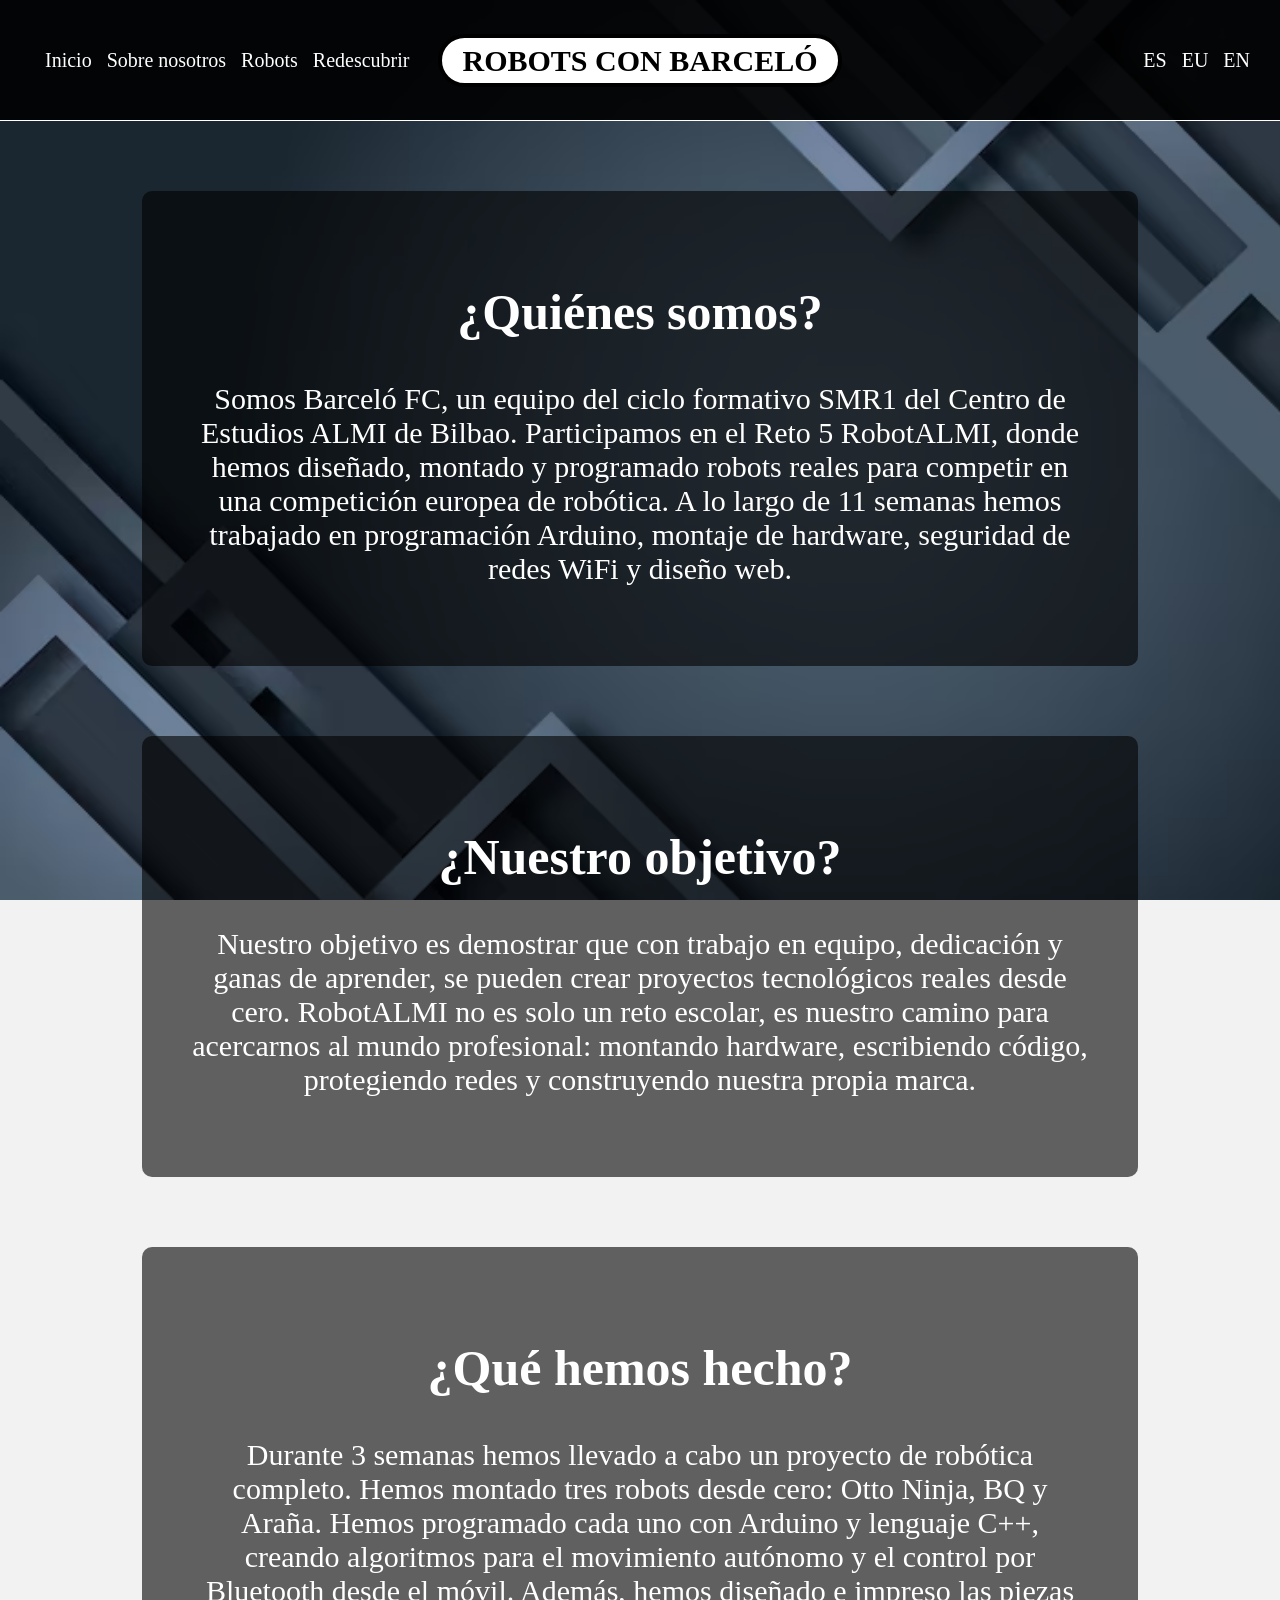
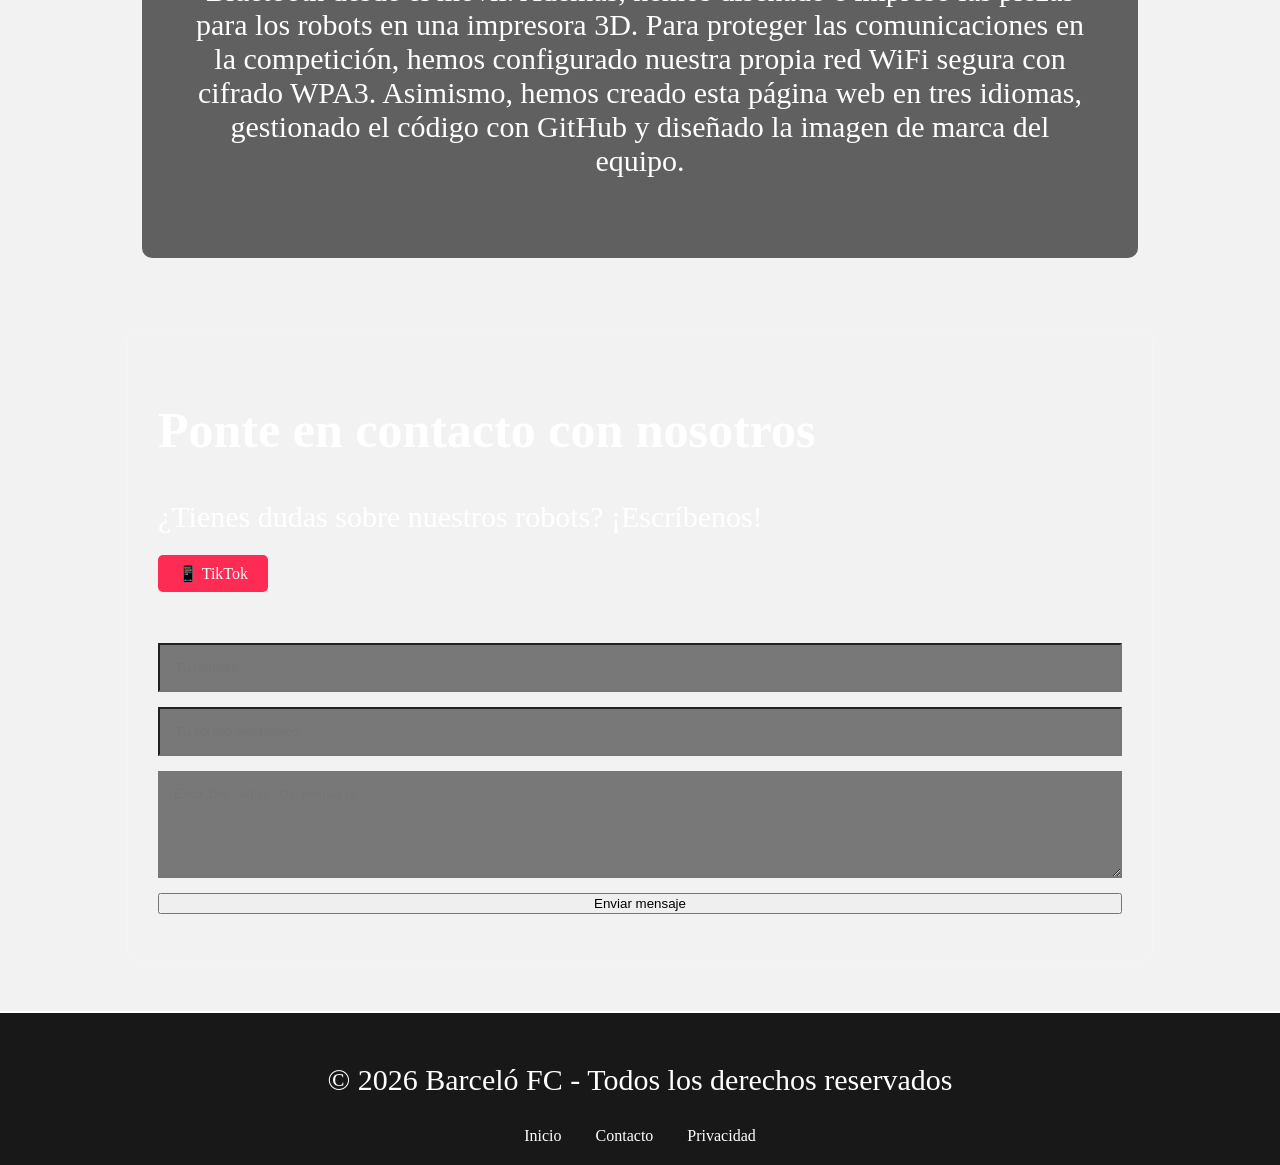
<file: index.html>
<html>
    <head>
        <title>BARCELO FC</title>
        <link rel="stylesheet" href="css/style2.css">
        <link rel="icon" type="image/x-icon" href="images/images.jpeg">
    </head>
    <body>
        <ul class="Indice">
            <div class="seccion-izquierda">
                <a href="#inicio" class="nav-item">Inicio</a>
                <a href="Sobre-Nosotros.html" class="nav-item">Sobre nosotros</a>
                <a href="Robots.html" class="nav-item">Robots</a>
                <a href="#Redes" class="nav-item">Redescubrir</a>
            </div>
            <section id="inicio">
                <h1 class="Titulo">ROBOTS CON BARCELÓ</h1>
            </section>
            <div class="paginas">
                <a href="index.html">ES</a>
                <a href="index2.html">EU</a>
                <a href="index3.html">EN</a>
            </div>
        </ul>
        <main class="contenido">
            <section id="Sobre-Nosotros">
                <h2>¿Quiénes somos?</h2>
                <p>Somos Barceló FC, un equipo del ciclo formativo SMR1 del Centro de Estudios ALMI de Bilbao. Participamos en el Reto 5 RobotALMI, donde hemos diseñado, montado y programado robots reales para competir en una competición europea de robótica. A lo largo de 11 semanas hemos trabajado en programación Arduino, montaje de hardware, seguridad de redes WiFi y diseño web.</p>
            </section>
        </main>
            <main class="contenido">
            <section id="inicio">
                <h2>¿Nuestro objetivo?</h2>
                <p>Nuestro objetivo es demostrar que con trabajo en equipo, dedicación y ganas de aprender, se pueden crear proyectos tecnológicos reales desde cero. RobotALMI no es solo un reto escolar, es nuestro camino para acercarnos al mundo profesional: montando hardware, escribiendo código, protegiendo redes y construyendo nuestra propia marca.</p>
            </section>
        </main>
        <main class="contenido">
            <section id="inicio">
                <h2>¿Qué hemos hecho?</h2>
                <p>Durante 3 semanas hemos llevado a cabo un proyecto de robótica completo. Hemos montado tres robots desde cero: Otto Ninja, BQ y Araña. Hemos programado cada uno con Arduino y lenguaje C++, creando algoritmos para el movimiento autónomo y el control por Bluetooth desde el móvil. Además, hemos diseñado e impreso las piezas para los robots en una impresora 3D. Para proteger las comunicaciones en la competición, hemos configurado nuestra propia red WiFi segura con cifrado WPA3. Asimismo, hemos creado esta página web en tres idiomas, gestionado el código con GitHub y diseñado la imagen de marca del equipo.</p>
            </section>
        </main>
            </section>
        </main>
        <section id="Redes" class="contacto-container">
            <div class="contacto-info">
                <h2>Ponte en contacto con nosotros</h2>
                <p>¿Tienes dudas sobre nuestros robots? ¡Escríbenos!</p>
                <div class="redes-sociales">
                    <a href="https://www.tiktok.com/@barcelofc.23" target="_blank" class="tiktok-link"><span>📱</span> TikTok</a>
                </div>
            </div>
            <form class="formulario-contacto" action="mailto:barcelofc89@gmail.com" method="post" enctype="text/plain">
                <input type="text" name="nombre" placeholder="Tu nombre" required>
                <input type="email" name="email" placeholder="Tu correo electrónico" required>
                <textarea name="mensaje" placeholder="Escribe aquí tu mensaje..." rows="5" required></textarea>
                <button type="submit">Enviar mensaje</button>
            </form>
        </section>
        <footer class="PiePagina">
            <div class="footer-content">
                <p>&copy; 2026 Barceló FC - Todos los derechos reservados</p>
                <div class="footer-links">
                    <a href="#inicio">Inicio</a>
                    <a href="#Redes">Contacto</a>
                    <a href="https://planeta.es/es/codigo-etico" target="_blank" class="privacidad-link">Privacidad</a>
                </div>
            </div>
        </footer>
    </body>
</html>
</file>
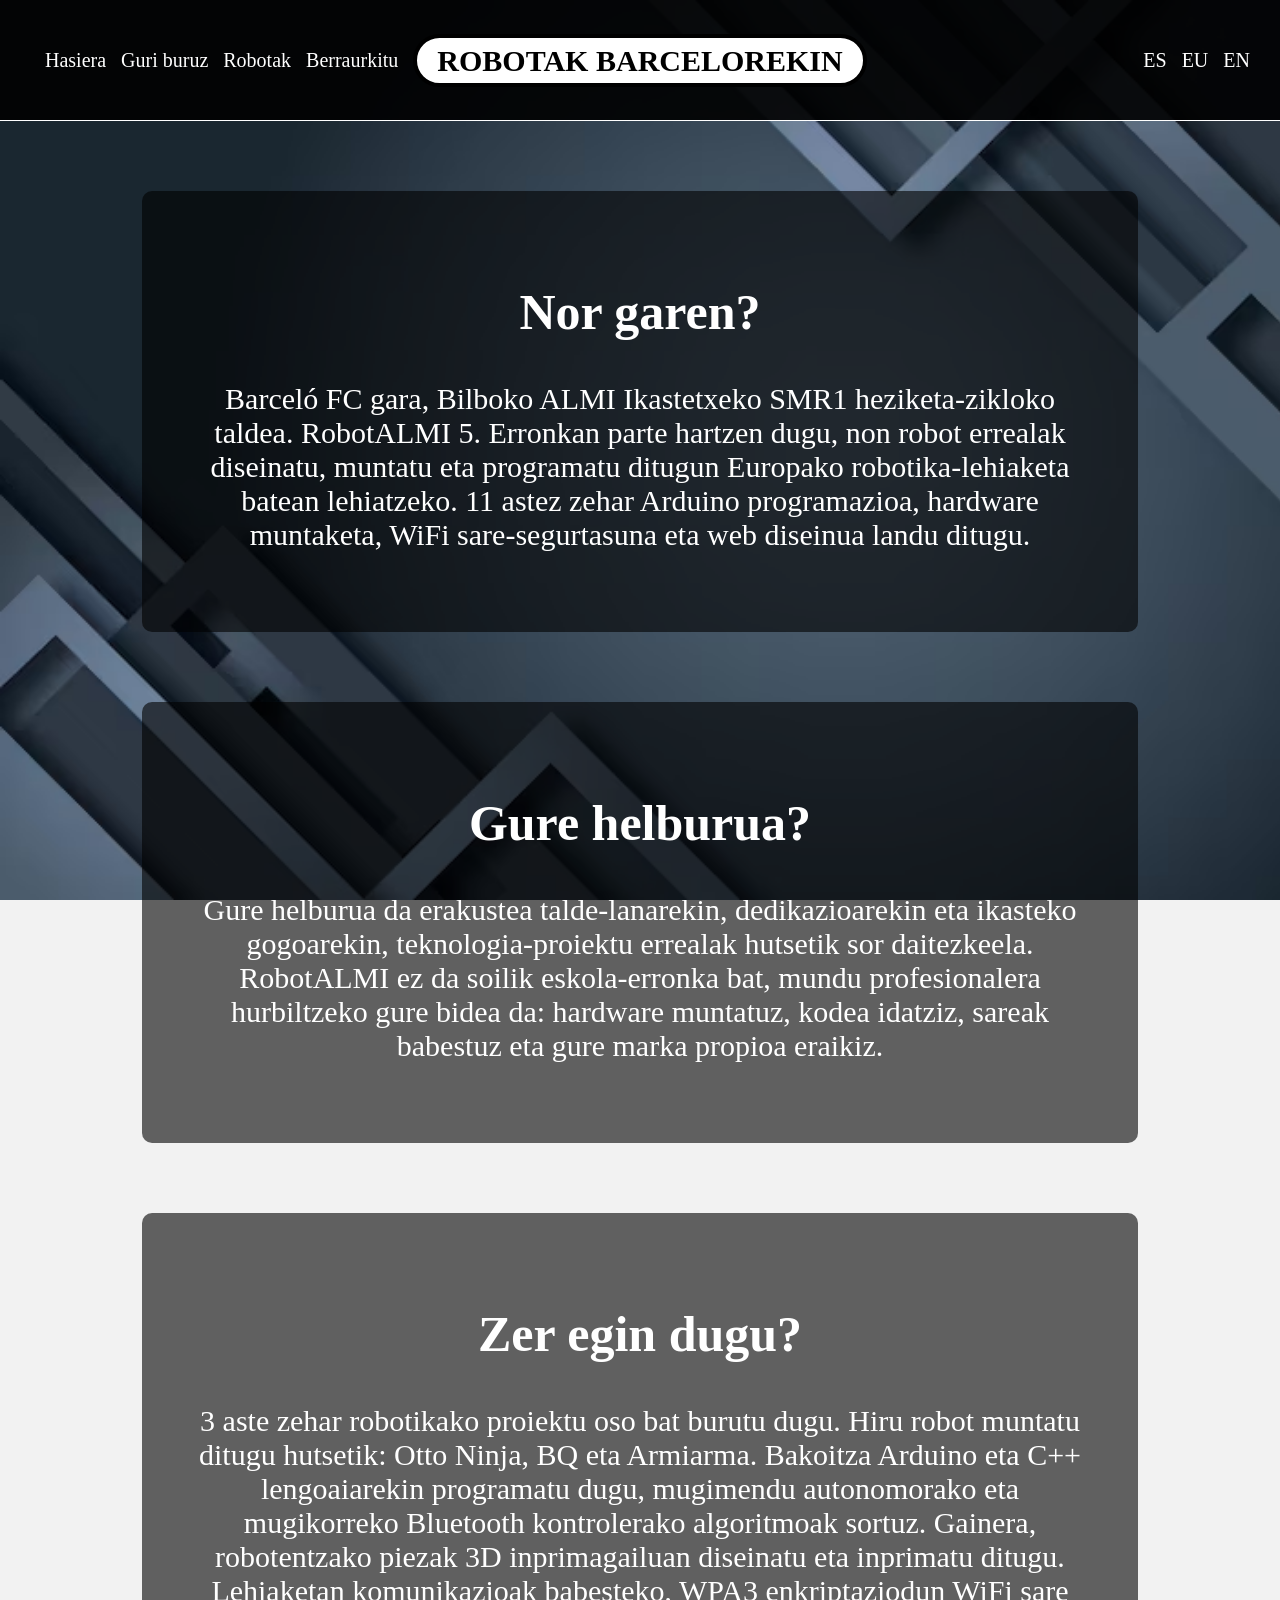
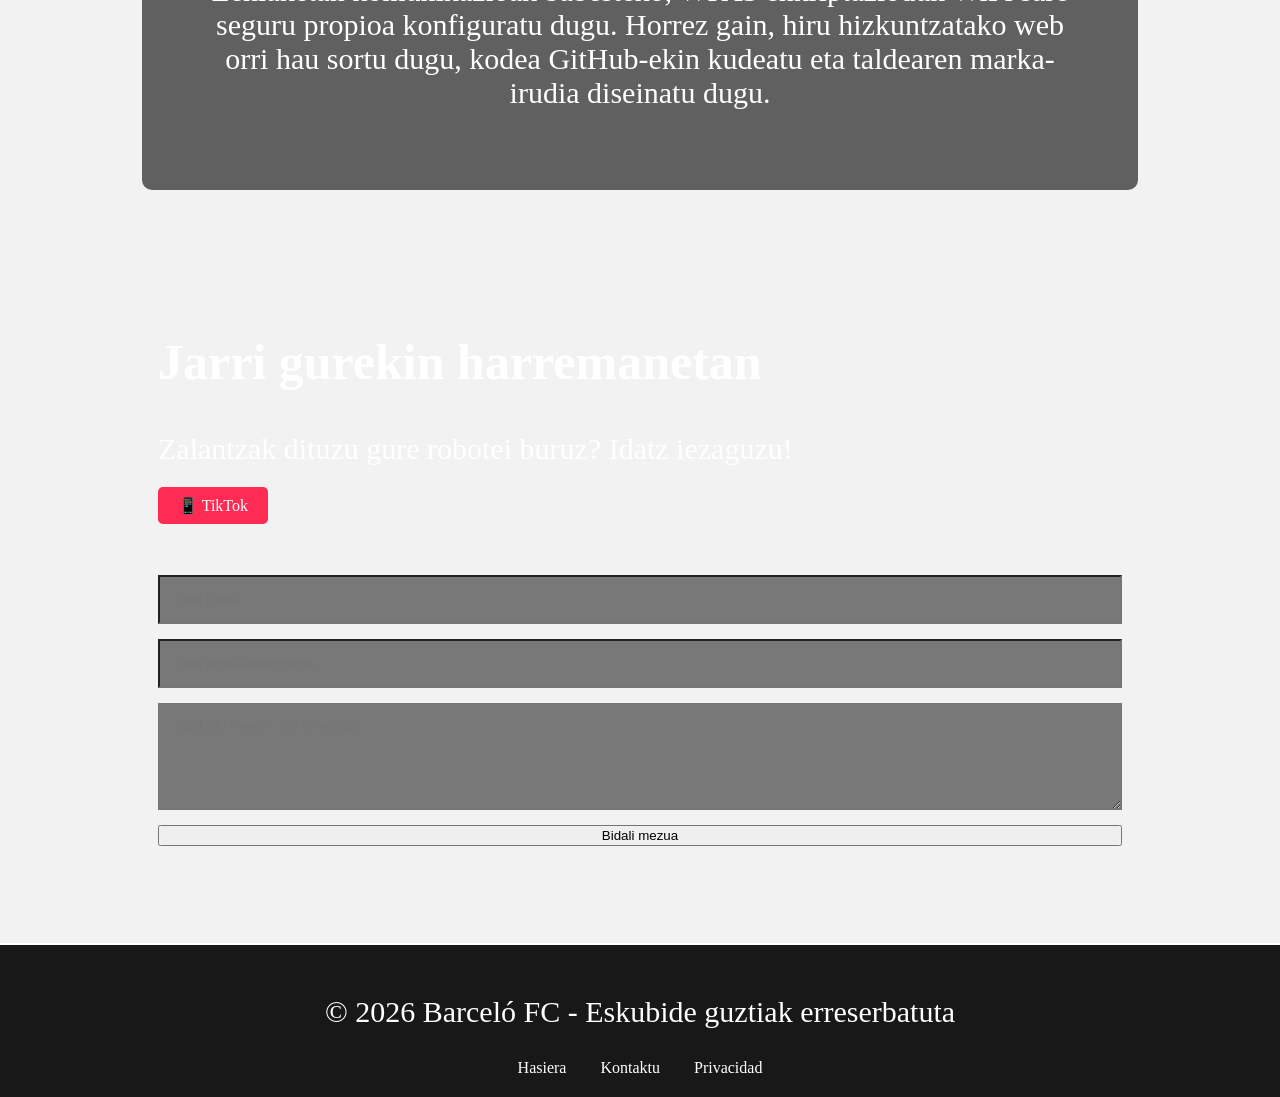
<file: index2.html>
<html>
    <head>
        <title>BARCELO FC</title>
        <link rel="stylesheet" href="css/style2.css">
        <link rel="icon" type="image/x-icon" href="images/images.jpeg">
    </head>
    <body>
        <ul class="Indice">
            <div class="seccion-izquierda">
                <a href="#inicio" class="nav-item">Hasiera</a>
                <a href="Sobre-NosotrosEUS.html" class="nav-item">Guri buruz</a>
                <a href="Robots2.html" class="nav-item">Robotak</a>
                <a href="#Redes" class="nav-item">Berraurkitu</a>
            </div>
            <section id="inicio">
                <h1 class="Titulo">ROBOTAK BARCELOREKIN</h1>
            </section>
            <div class="paginas">
                <a href="index.html">ES</a>
                <a href="index2.html">EU</a>
                <a href="index3.html">EN</a>
            </div>
        </ul>
        <main class="contenido">
            <section id="Sobre-Nosotros">
                <h2>Nor garen?</h2>
                <p>Barceló FC gara, Bilboko ALMI Ikastetxeko SMR1 heziketa-zikloko taldea. RobotALMI 5. Erronkan parte hartzen dugu, non robot errealak diseinatu, muntatu eta programatu ditugun Europako robotika-lehiaketa batean lehiatzeko. 11 astez zehar Arduino programazioa, hardware muntaketa, WiFi sare-segurtasuna eta web diseinua landu ditugu.</p>
            </section>
        </main>
            <main class="contenido">
            <section id="inicio">
                <h2>Gure helburua?</h2>
                <p>Gure helburua da erakustea talde-lanarekin, dedikazioarekin eta ikasteko gogoarekin, teknologia-proiektu errealak hutsetik sor daitezkeela. RobotALMI ez da soilik eskola-erronka bat, mundu profesionalera hurbiltzeko gure bidea da: hardware muntatuz, kodea idatziz, sareak babestuz eta gure marka propioa eraikiz.</p>
            </section>
        </main>
        <main class="contenido">
            <section id="inicio">
                <h2>Zer egin dugu?</h2>
                <p>3 aste zehar robotikako proiektu oso bat burutu dugu. Hiru robot muntatu ditugu hutsetik: Otto Ninja, BQ eta Armiarma. Bakoitza Arduino eta C++ lengoaiarekin programatu dugu, mugimendu autonomorako eta mugikorreko Bluetooth kontrolerako algoritmoak sortuz. Gainera, robotentzako piezak 3D inprimagailuan diseinatu eta inprimatu ditugu. Lehiaketan komunikazioak babesteko, WPA3 enkriptaziodun WiFi sare seguru propioa konfiguratu dugu. Horrez gain, hiru hizkuntzatako web orri hau sortu dugu, kodea GitHub-ekin kudeatu eta taldearen marka-irudia diseinatu dugu.</p>
            </section>
        </main>
            </section>
        </main>
        <section id="Redes" class="contacto-container">
            <div class="contacto-info">
                <h2>Jarri gurekin harremanetan</h2>
                <p>Zalantzak dituzu gure robotei buruz? Idatz iezaguzu!</p>
                <div class="redes-sociales">
                    <a href="https://www.tiktok.com/@barcelofc.23" target="_blank" class="tiktok-link"><span>📱</span> TikTok</a>
                </div>
            </div>
            <form class="formulario-contacto" action="mailto:barcelofc89@gmail.com" method="post" enctype="text/plain">
                <input type="text" name="nombre" placeholder="Zure izena" required>
                <input type="email" name="email" placeholder="Zure posta elektronikoa" required>
                <textarea name="mensaje" placeholder="Idatzi hemen zure mezua..." rows="5" required></textarea>
                <button type="submit">Bidali mezua</button>
            </form>
        </section>
        <footer class="PiePagina">
            <div class="footer-content">
                <p>&copy; 2026 Barceló FC - Eskubide guztiak erreserbatuta</p>
                <div class="footer-links">
                    <a href="#inicio">Hasiera</a>
                    <a href="#Redes">Kontaktu</a>
                    <a href="https://planeta.es/es/codigo-etico" target="_blank" class="privacidad-link">Privacidad</a>
                </div>
            </div>
        </footer>
    </body>
</html>
</file>
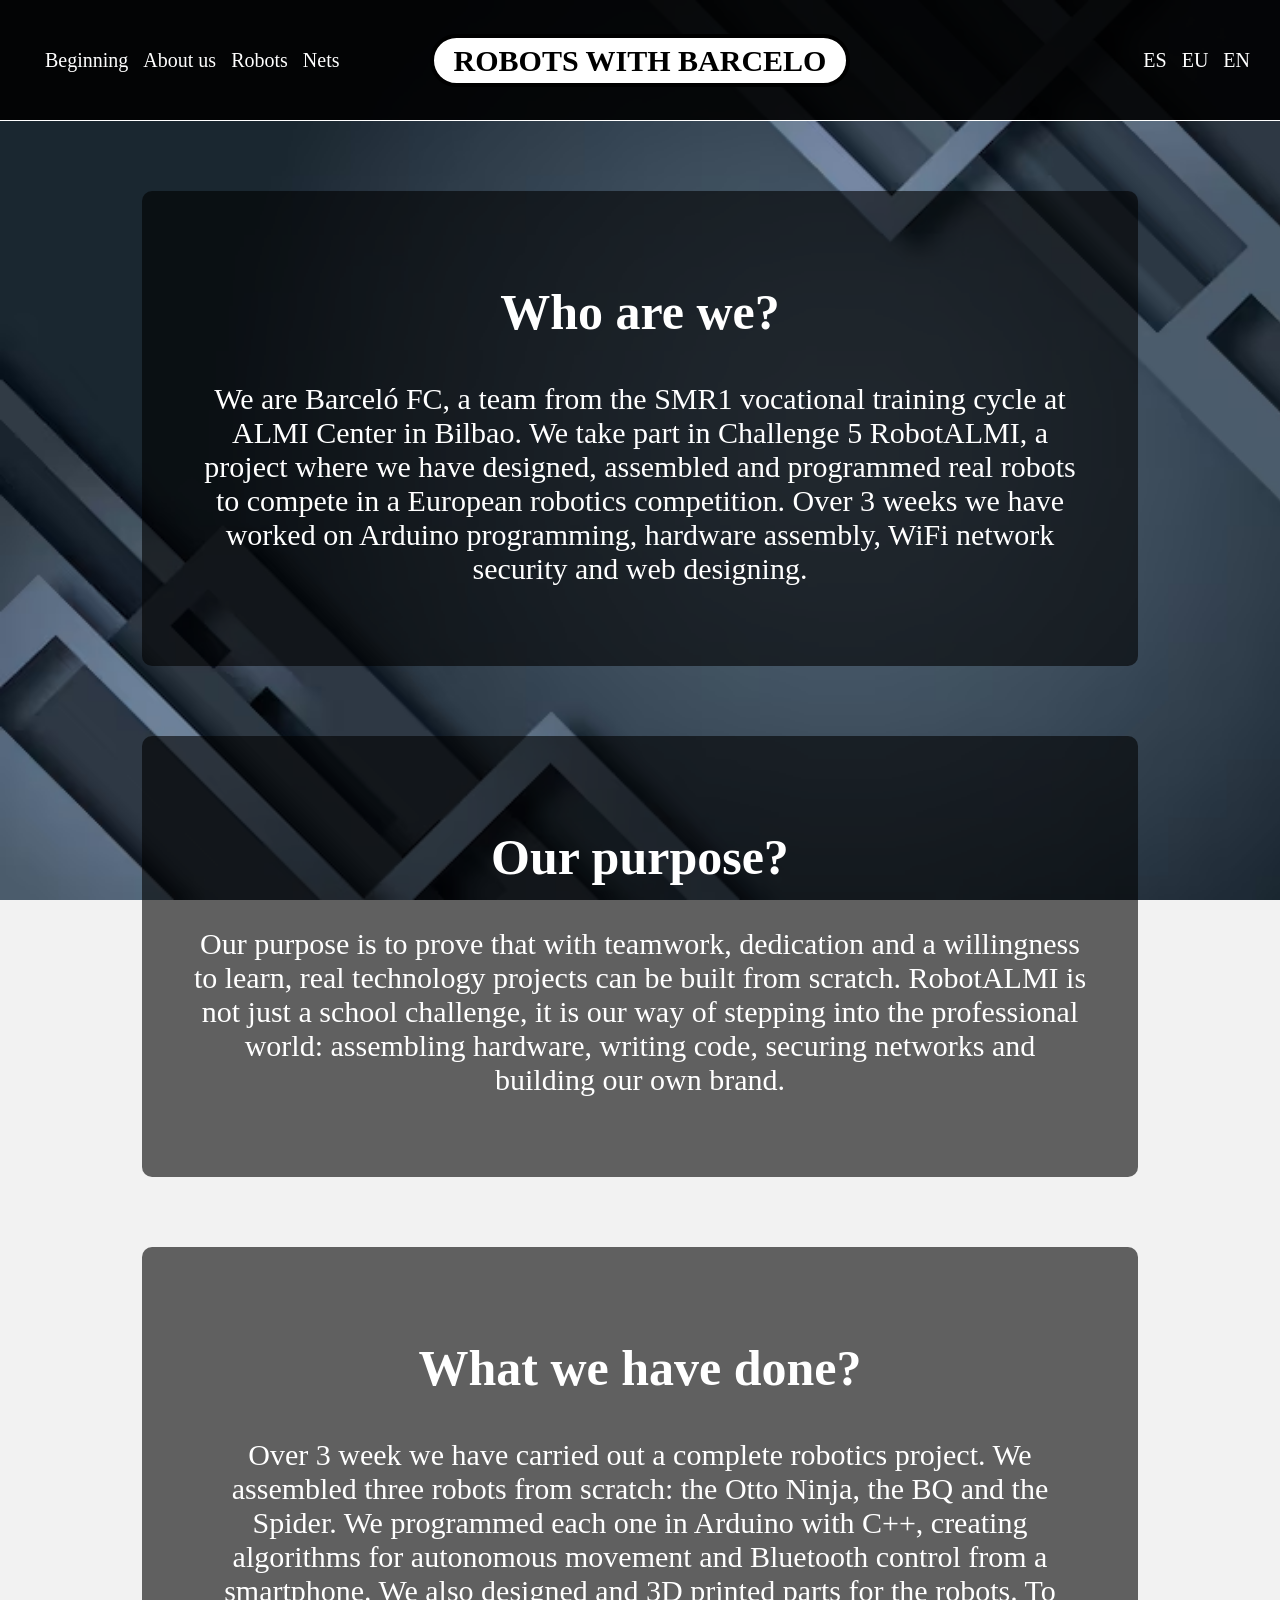
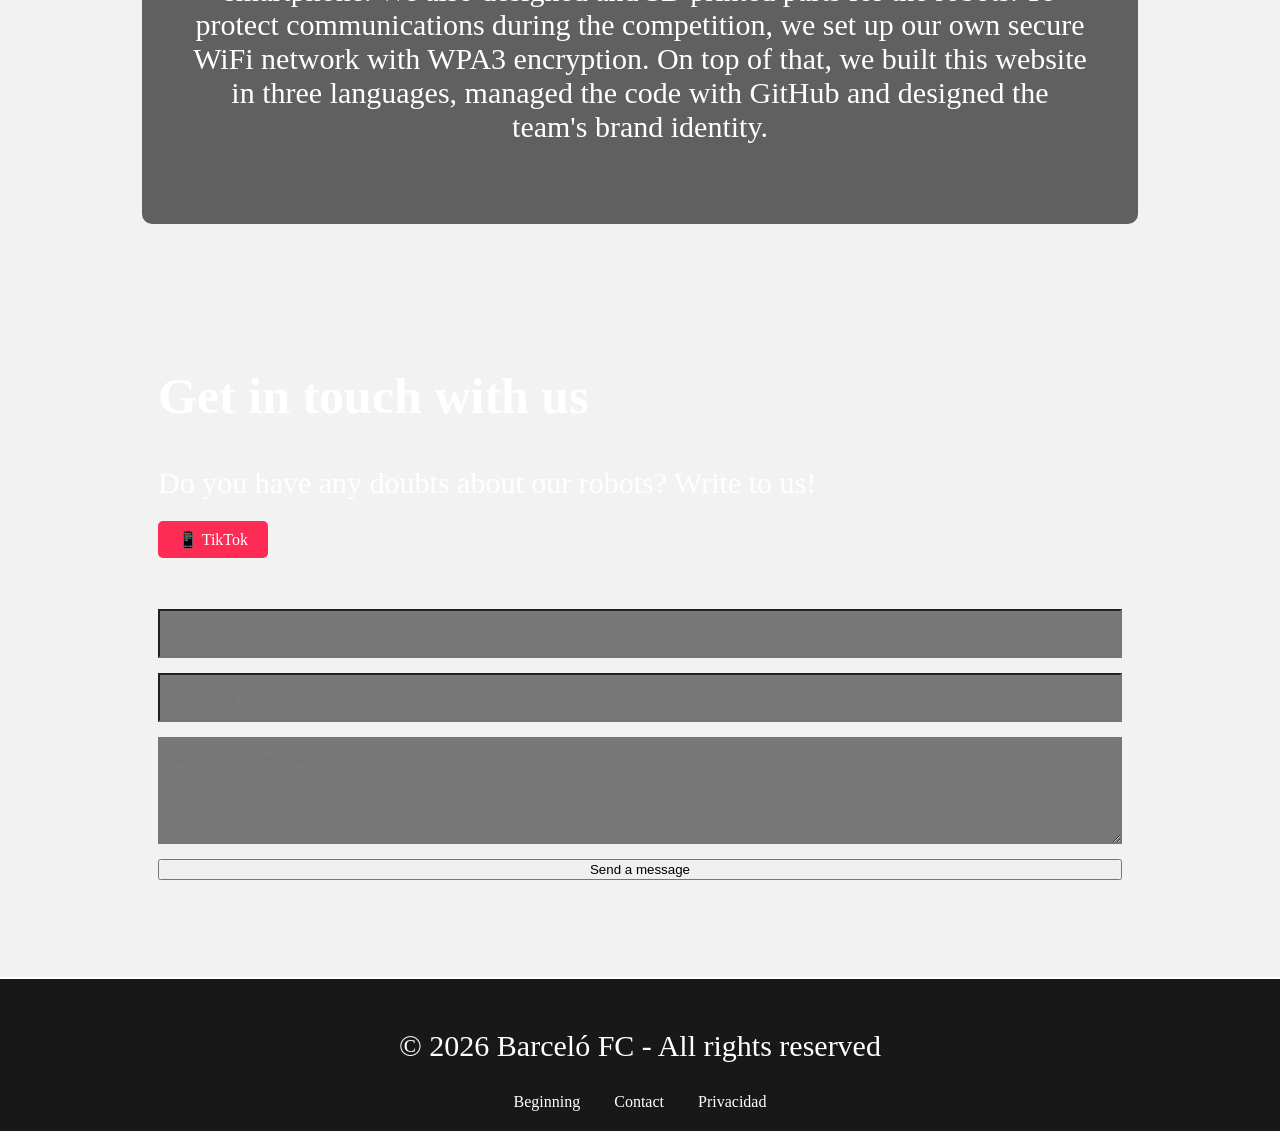
<file: index3.html>
<html>
    <head>
        <title>BARCELO FC</title>
        <link rel="stylesheet" href="css/style3.css">
        <link rel="icon" type="image/x-icon" href="images/images.jpeg">
    </head>
    <body>
        <ul class="Indice">
            <div class="seccion-izquierda">
                <a href="#inicio" class="nav-item">Beginning</a>
                <a href="Sobre-NosotrosEN.html" class="nav-item">About us</a>
                <a href="Robots3.html" class="nav-item">Robots</a>
                <a href="#Redes" class="nav-item">Nets</a>
            </div>
            <section id="inicio">
                <h1 class="Titulo">ROBOTS WITH BARCELO</h1>
            </section>
            <div class="paginas">
                <a href="index.html">ES</a>
                <a href="index2.html">EU</a>
                <a href="index3.html">EN</a>
            </div>
        </ul>
        <main class="contenido">
            <section id="Sobre-Nosotros">
                <h2>Who are we?</h2>
                <p>We are Barceló FC, a team from the SMR1 vocational training cycle at ALMI Center in Bilbao. We take part in Challenge 5 RobotALMI, a project where we have designed, assembled and programmed real robots to compete in a European robotics competition. Over 3 weeks we have worked on Arduino programming, hardware assembly, WiFi network security and web designing.</p>
            </section>
        </main>
            <main class="contenido">
            <section id="inicio">
                <h2>Our purpose?</h2>
                <p>Our purpose is to prove that with teamwork, dedication and a willingness to learn, real technology projects can be built from scratch. RobotALMI is not just a school challenge, it is our way of stepping into the professional world: assembling hardware, writing code, securing networks and building our own brand.</p>
            </section>
        </main>
        <main class="contenido">
            <section id="inicio">
                <h2>What we have done?</h2>
                <p>Over 3 week we have carried out a complete robotics project. We assembled three robots from scratch: the Otto Ninja, the BQ and the Spider. We programmed each one in Arduino with C++, creating algorithms for autonomous movement and Bluetooth control from a smartphone. We also designed and 3D printed parts for the robots. To protect communications during the competition, we set up our own secure WiFi network with WPA3 encryption. On top of that, we built this website in three languages, managed the code with GitHub and designed the team's brand identity.</p>
            </section>
        </main>
        </main>
        <section id="Redes" class="contacto-container">
            <div class="contacto-info">
                <h2>Get in touch with us</h2>
                <p>Do you have any doubts about our robots? Write to us!</p>
                <div class="redes-sociales">
                    <a href="https://www.tiktok.com/@barcelofc.23" target="_blank" class="tiktok-link"><span>📱</span> TikTok</a>
                </div>
            </div>
            <form class="formulario-contacto" action="mailto:barcelofc89@gmail.com" method="post" enctype="text/plain">
                <input type="text" name="nombre" placeholder="Your name" required>
                <input type="email" name="email" placeholder="Your email" required>
                <textarea name="mensaje" placeholder="Write your message here..." rows="5" required></textarea>
                <button type="submit">Send a message</button>
            </form>
        </section>
        <footer class="PiePagina">
            <div class="footer-content">
                <p>&copy; 2026 Barceló FC - All rights reserved</p>
                <div class="footer-links">
                    <a href="#inicio">Beginning</a>
                    <a href="#Redes">Contact</a>
                    <a href="https://planeta.es/es/codigo-etico" target="_blank" class="privacidad-link">Privacidad</a>
                </div>
            </div>
        </footer>
    </body>
</html>
</file>
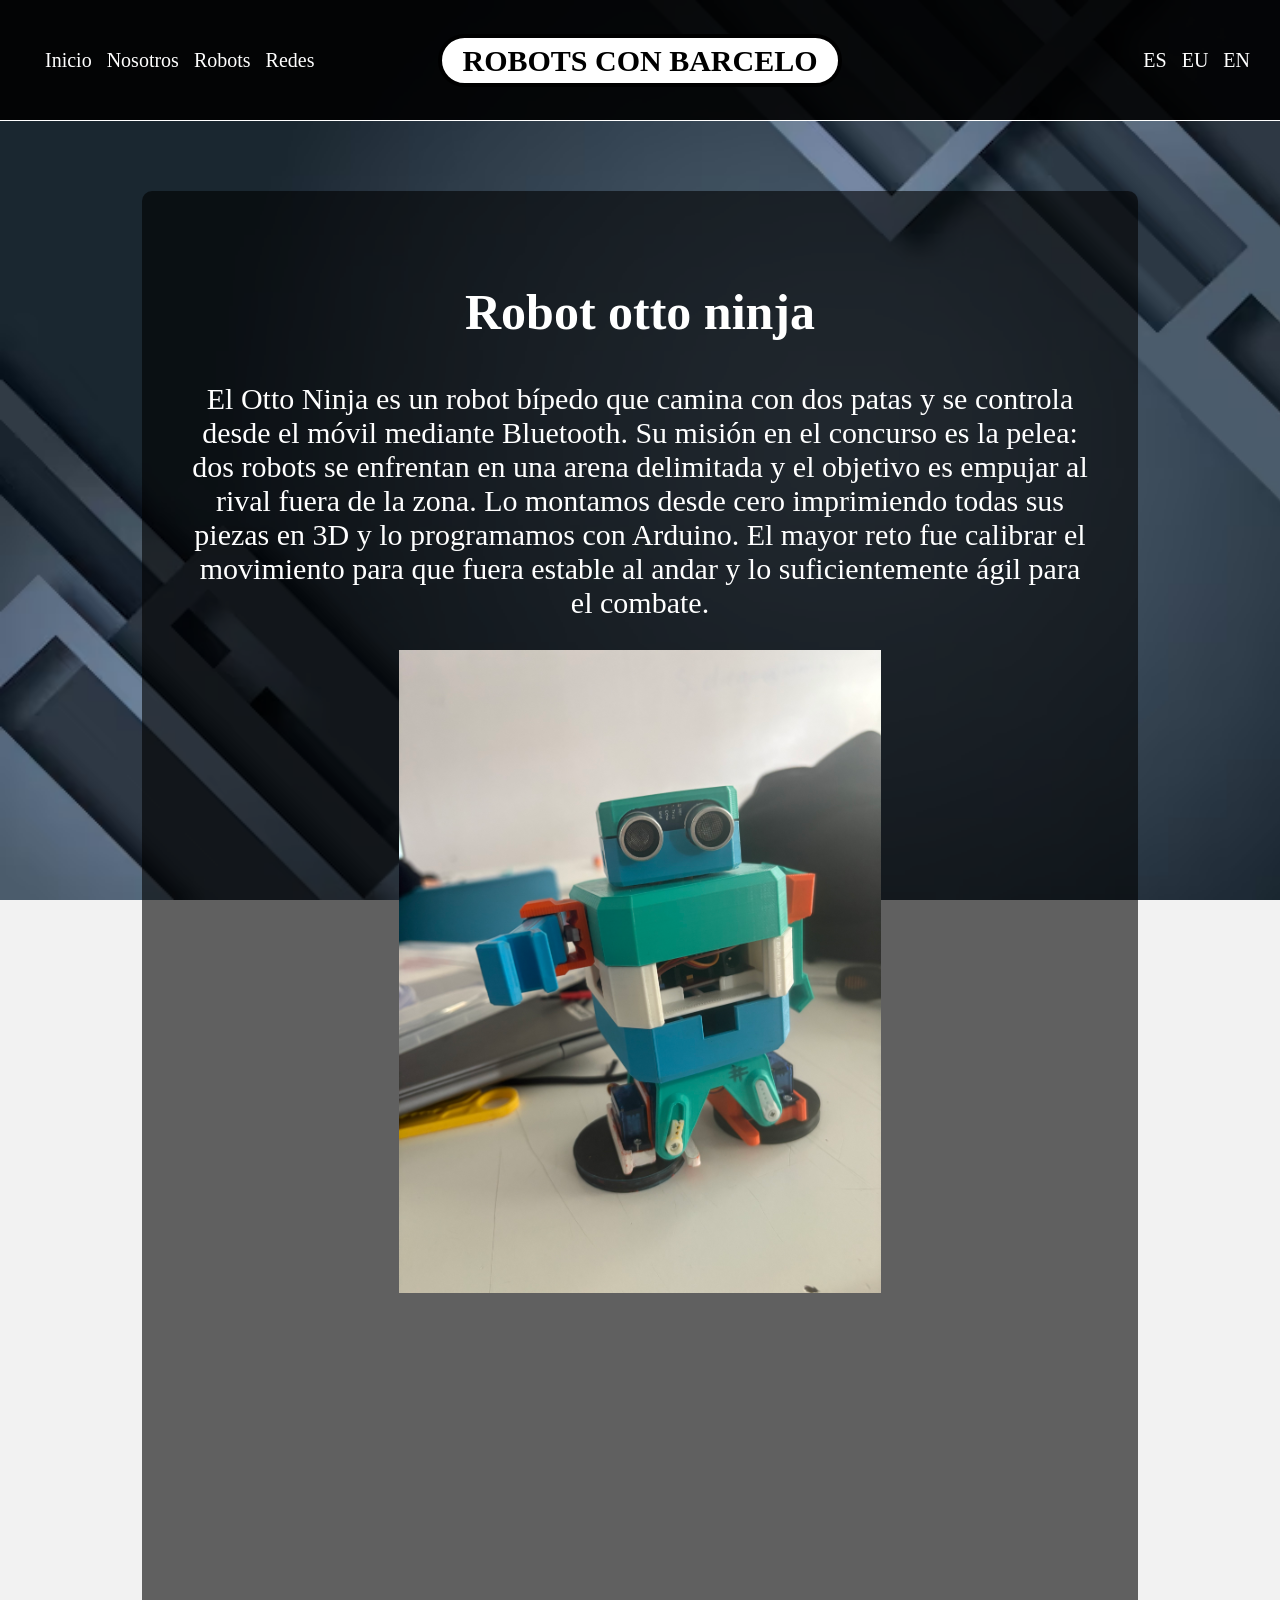
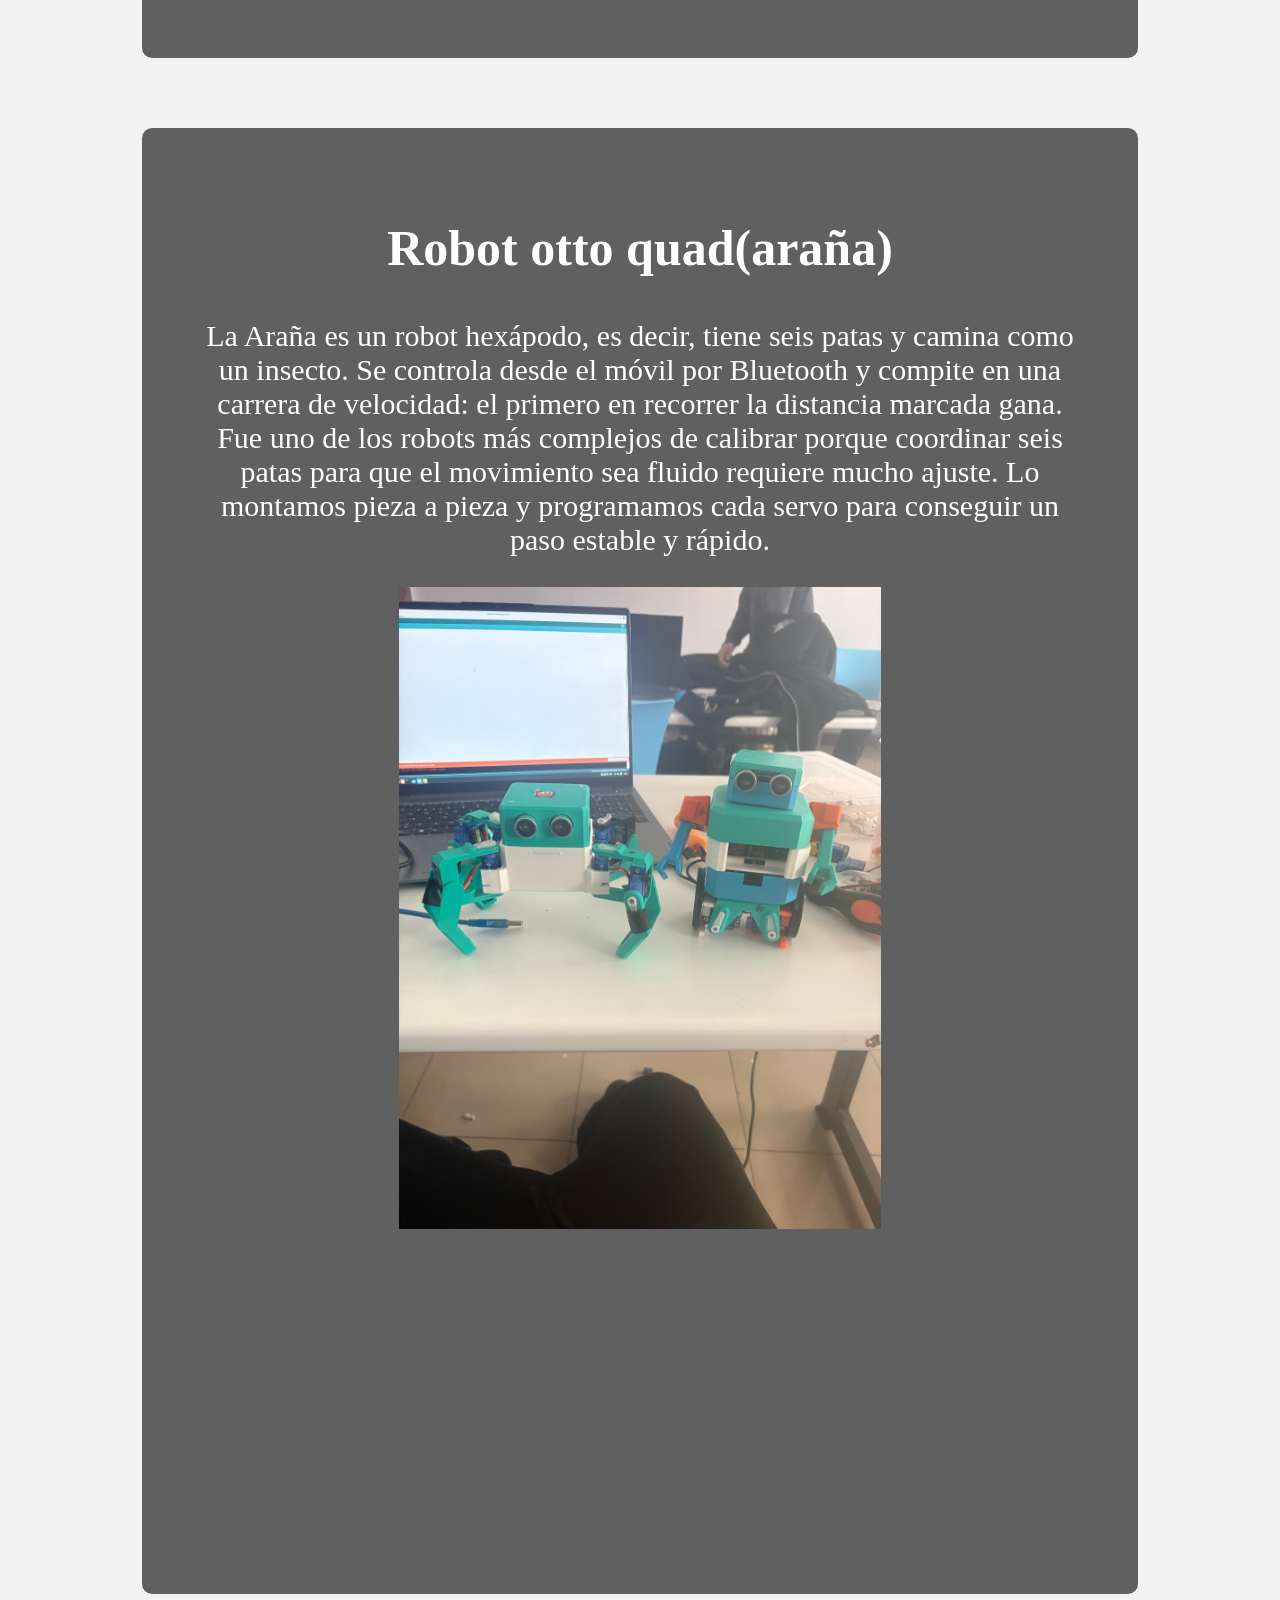
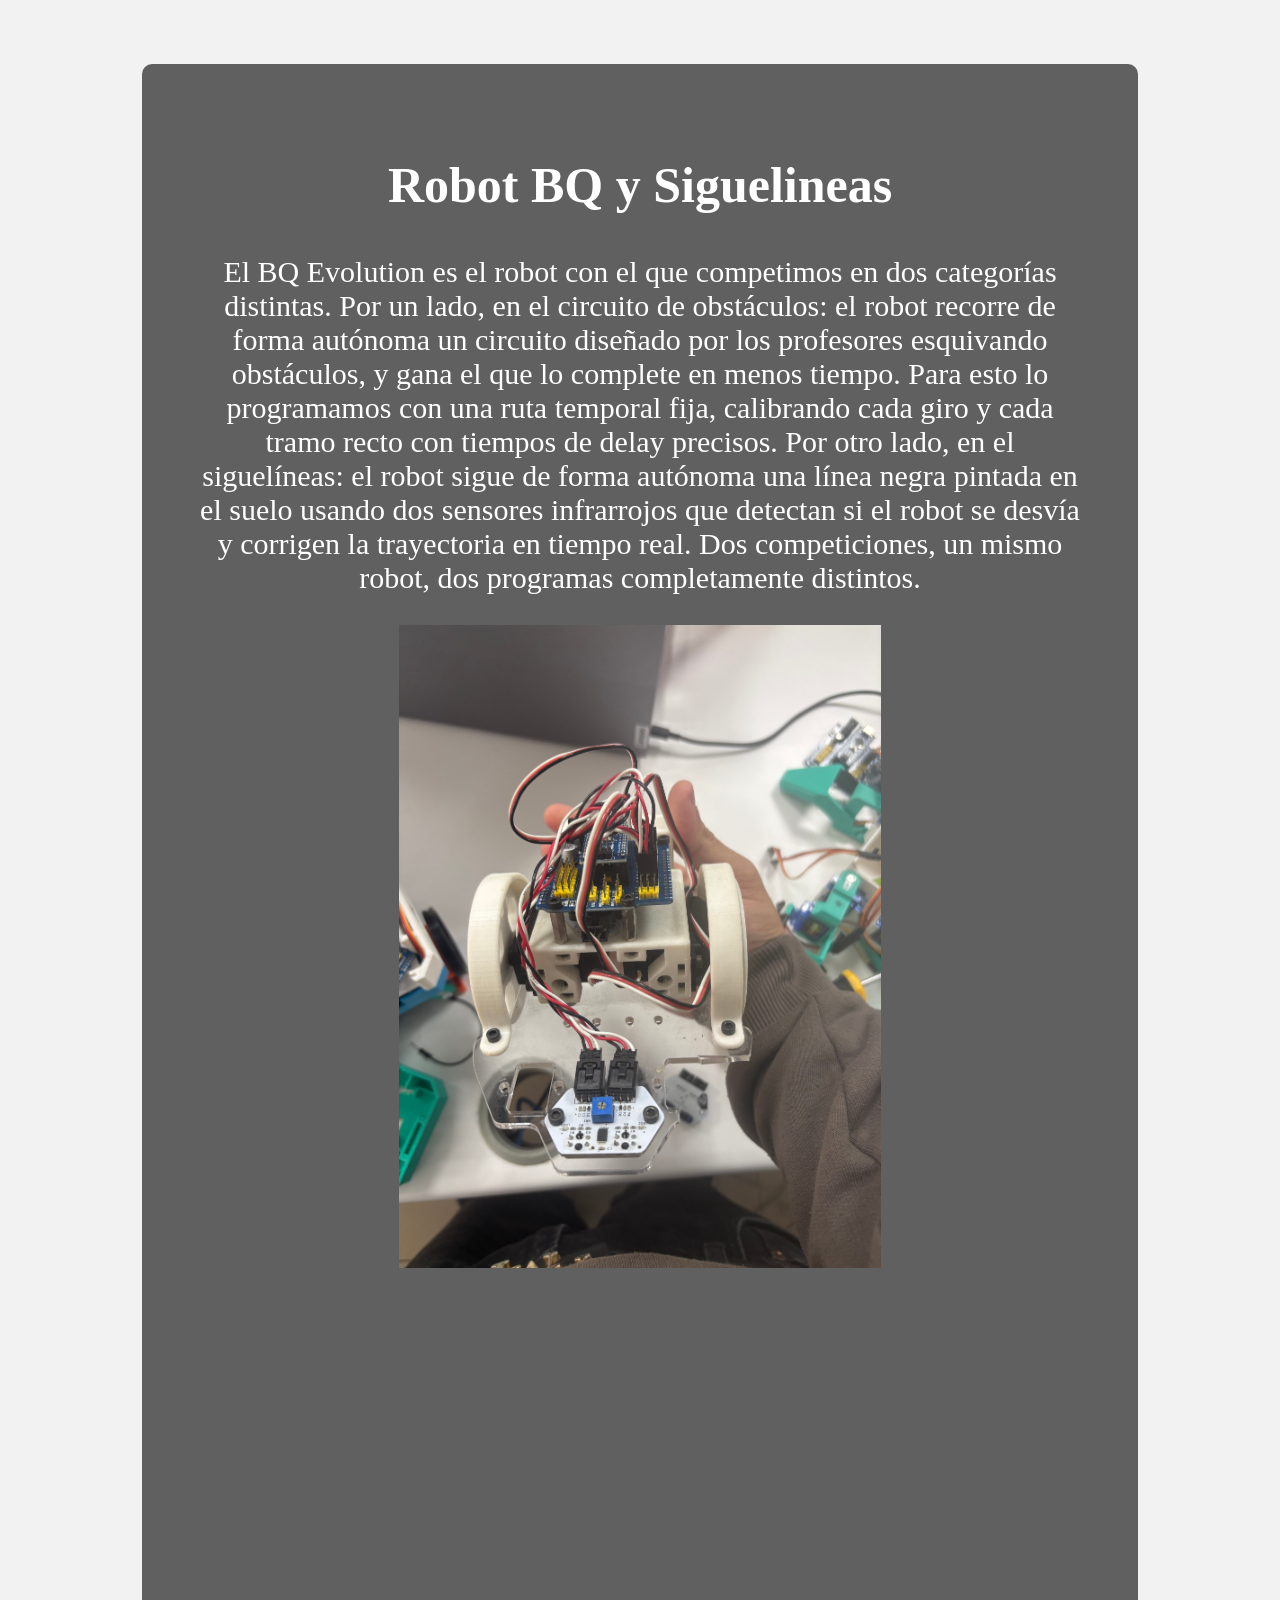
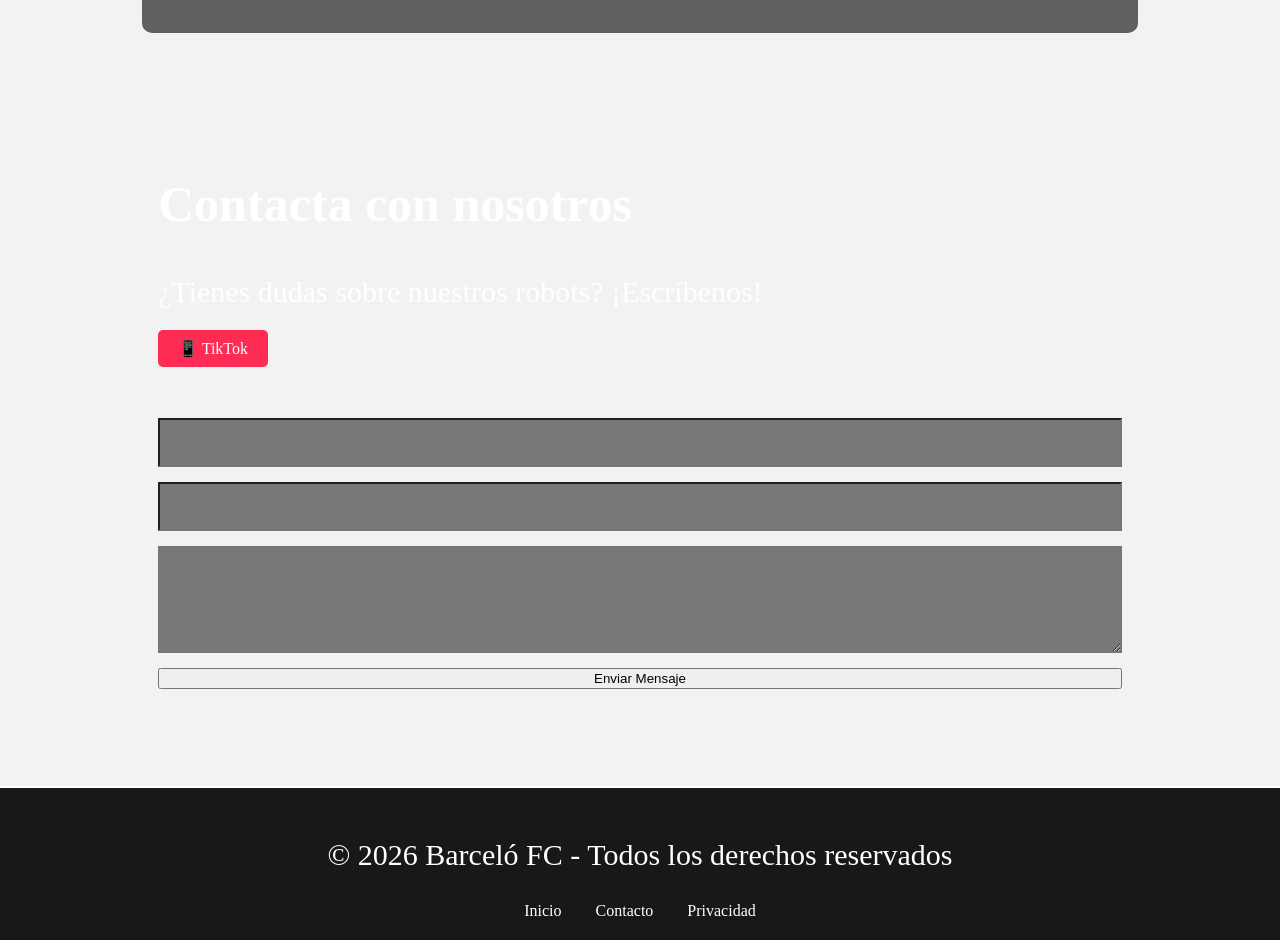
<file: Robots.html>
<html>
    <head>
        <title>BARCELO FC</title>
        <link rel="stylesheet" href="css/style.css">
        <link rel="icon" type="image/x-icon" href="images/images.jpeg">
    </head>
    <body>
        <ul class="Indice">
            <div class="seccion-izquierda">
                <a href="index.html" class="nav-item">Inicio</a>
                <a href="Sobre-Nosotros.html" class="nav-item">Nosotros</a>
                <a href="Robots.html" class="nav-item">Robots</a>
                <a href="#Redes" class="nav-item">Redes</a>
                
            </div>
            <section id="inicio">
                <h1 class="Titulo">ROBOTS CON BARCELO</h1>
            </section>
            <div class="paginas">
                <a href="Robots.html">ES</a>
                <a href="Robots2.html">EU</a>
                <a href="Robots3.html">EN</a>                
            </div>
        </ul>
        <main class="contenido">
            <section id="Sobre-Nosotros">
                <h2>Robot otto ninja</h2>
                <p>El Otto Ninja es un robot bípedo que camina con dos patas y se controla desde el móvil mediante Bluetooth. Su misión en el concurso es la pelea: dos robots se enfrentan en una arena delimitada y el objetivo es empujar al rival fuera de la zona. Lo montamos desde cero imprimiendo todas sus piezas en 3D y lo programamos con Arduino. El mayor reto fue calibrar el movimiento para que fuera estable al andar y lo suficientemente ágil para el combate.</p>
            <img src="images/IMG_3173.jpeg">
            <iframe width="560" height="315" src="https://www.youtube.com/embed/eFFeBnLdurk?si=Wf_vwAYFhtbLuGJ7" title="YouTube video player" frameborder="0" allow="accelerometer; autoplay; clipboard-write; encrypted-media; gyroscope; picture-in-picture; web-share" referrerpolicy="strict-origin-when-cross-origin" allowfullscreen></iframe>
            </section>
        </main>
            <main class="contenido">
            <section id="inicio">
                <h2>Robot otto quad(araña)</h2>
                <p>La Araña es un robot hexápodo, es decir, tiene seis patas y camina como un insecto. Se controla desde el móvil por Bluetooth y compite en una carrera de velocidad: el primero en recorrer la distancia marcada gana. Fue uno de los robots más complejos de calibrar porque coordinar seis patas para que el movimiento sea fluido requiere mucho ajuste. Lo montamos pieza a pieza y programamos cada servo para conseguir un paso estable y rápido.</p>
             <img src="images/IMG_3208.jpeg">
             <iframe width="560" height="315" src="https://www.youtube.com/embed/nL3HKDSvSIY?si=Cd245JZKrhnODFCN" title="YouTube video player" frameborder="0" allow="accelerometer; autoplay; clipboard-write; encrypted-media; gyroscope; picture-in-picture; web-share" referrerpolicy="strict-origin-when-cross-origin" allowfullscreen></iframe>
            </section>
        </main>
        <main class="contenido">
            <section id="inicio">
                <h2>Robot BQ y Siguelineas</h2>
                <p>El BQ Evolution es el robot con el que competimos en dos categorías distintas. Por un lado, en el circuito de obstáculos: el robot recorre de forma autónoma un circuito diseñado por los profesores esquivando obstáculos, y gana el que lo complete en menos tiempo. Para esto lo programamos con una ruta temporal fija, calibrando cada giro y cada tramo recto con tiempos de delay precisos. Por otro lado, en el siguelíneas: el robot sigue de forma autónoma una línea negra pintada en el suelo usando dos sensores infrarrojos que detectan si el robot se desvía y corrigen la trayectoria en tiempo real. Dos competiciones, un mismo robot, dos programas completamente distintos.</p>
           <img src="images/IMG_3566.jpeg">
           <iframe width="560" height="315" src="https://www.youtube.com/embed/5jh-5HGvC-I?si=uDYloHg3VlKihZ2y" title="YouTube video player" frameborder="0" allow="accelerometer; autoplay; clipboard-write; encrypted-media; gyroscope; picture-in-picture; web-share" referrerpolicy="strict-origin-when-cross-origin" allowfullscreen></iframe>
            </section>
        </main>
            </section>
        </main>
        <section id="Redes" class="contacto-container">
            <div class="contacto-info">
                <h2>Contacta con nosotros</h2>
                <p>¿Tienes dudas sobre nuestros robots? ¡Escríbenos!</p>
                <div class="redes-sociales">
                    <a href="https://www.tiktok.com/@barcelofc.23" target="_blank" class="tiktok-link"><span>📱</span> TikTok</a>
                </div>
            </div>
            <form class="formulario-contacto" action="mailto:barcelofc89@gmail.com" method="post" enctype="text/plain">
                <input type="text" name="nombre" placeholder="Tu nombre" required>
                <input type="email" name="email" placeholder="Tu correo electrónico" required>
                <textarea name="mensaje" placeholder="Escribe aquí tu mensaje..." rows="5" required></textarea>
                <button type="submit">Enviar Mensaje</button>
            </form>
        </section>
        <footer class="PiePagina">
            <div class="footer-content">
                <p>&copy; 2026 Barceló FC - Todos los derechos reservados</p>
                <div class="footer-links">
                    <a href="#inicio">Inicio</a>
                    <a href="#Redes">Contacto</a>
                    <a href="https://planeta.es/es/codigo-etico" target="_blank" class="privacidad-link">Privacidad</a>
                </div>
            </div>
        </footer>
    </body>
</html>
</file>
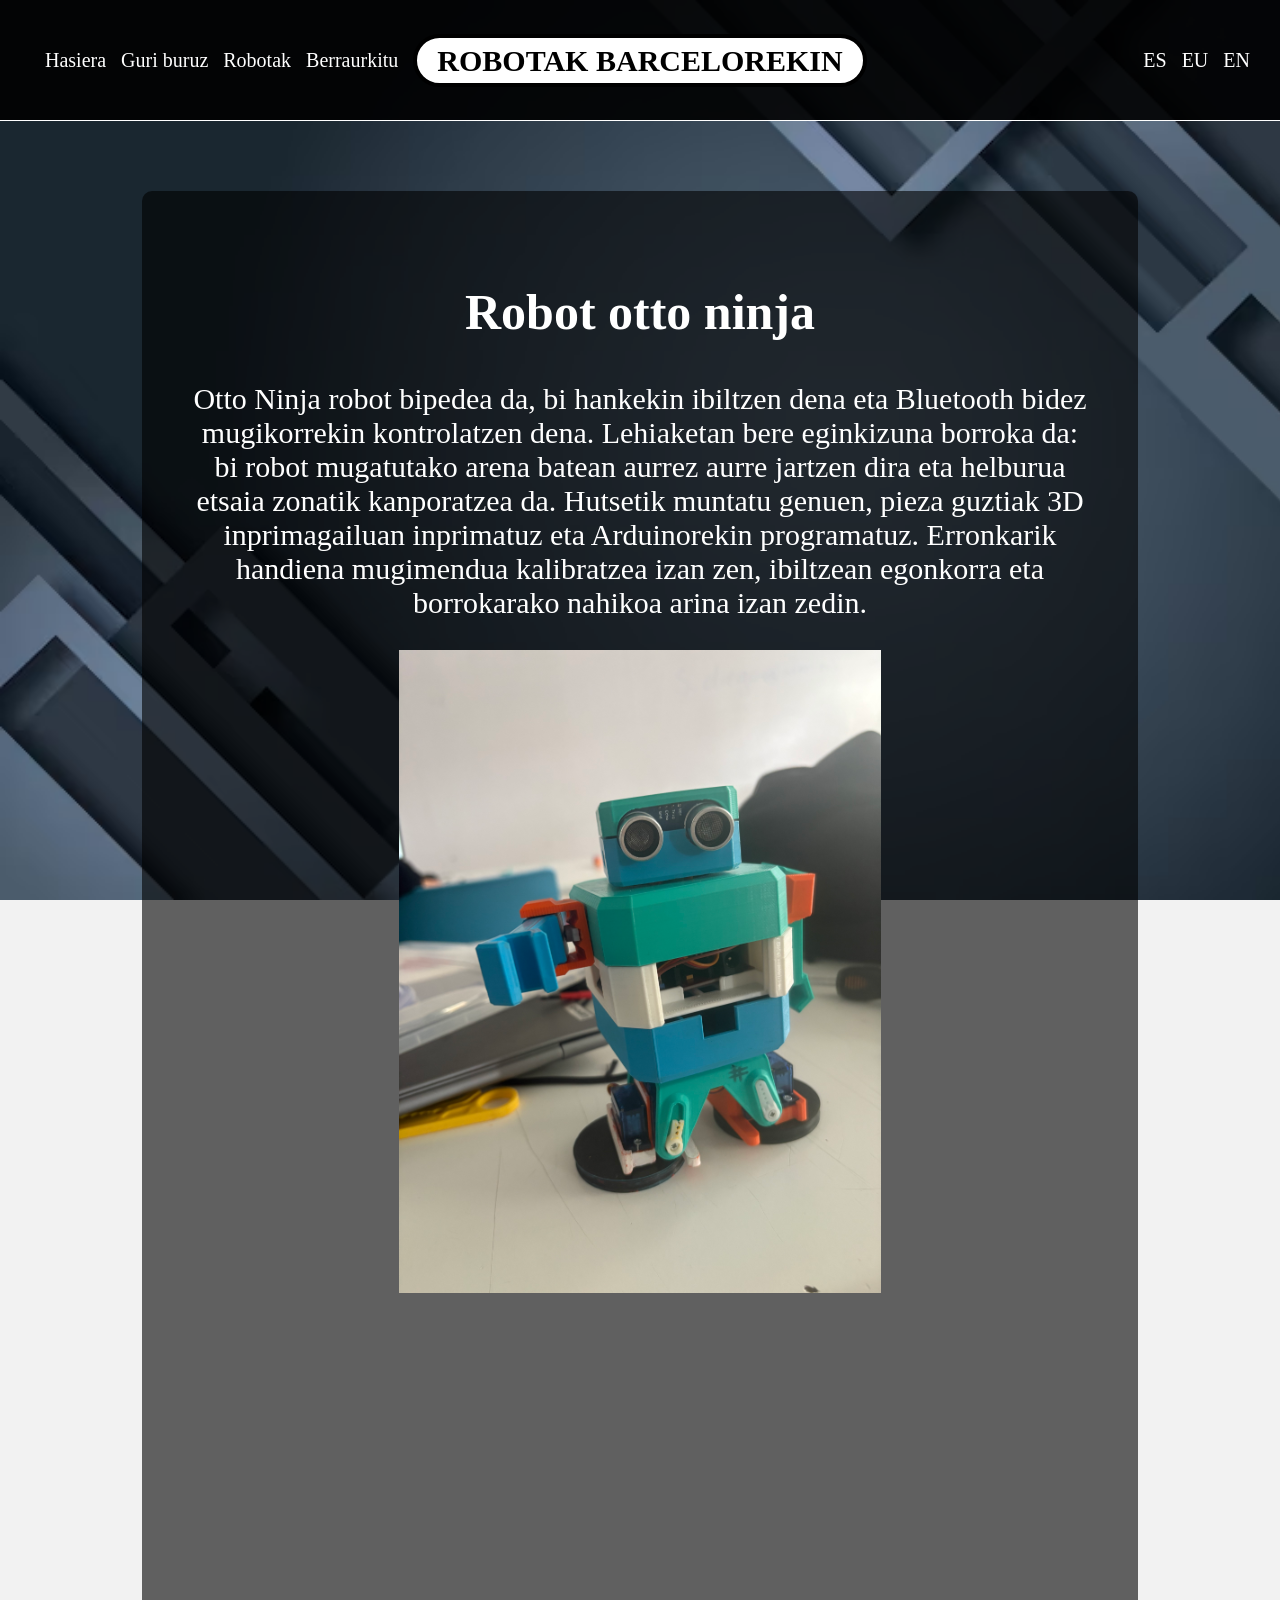
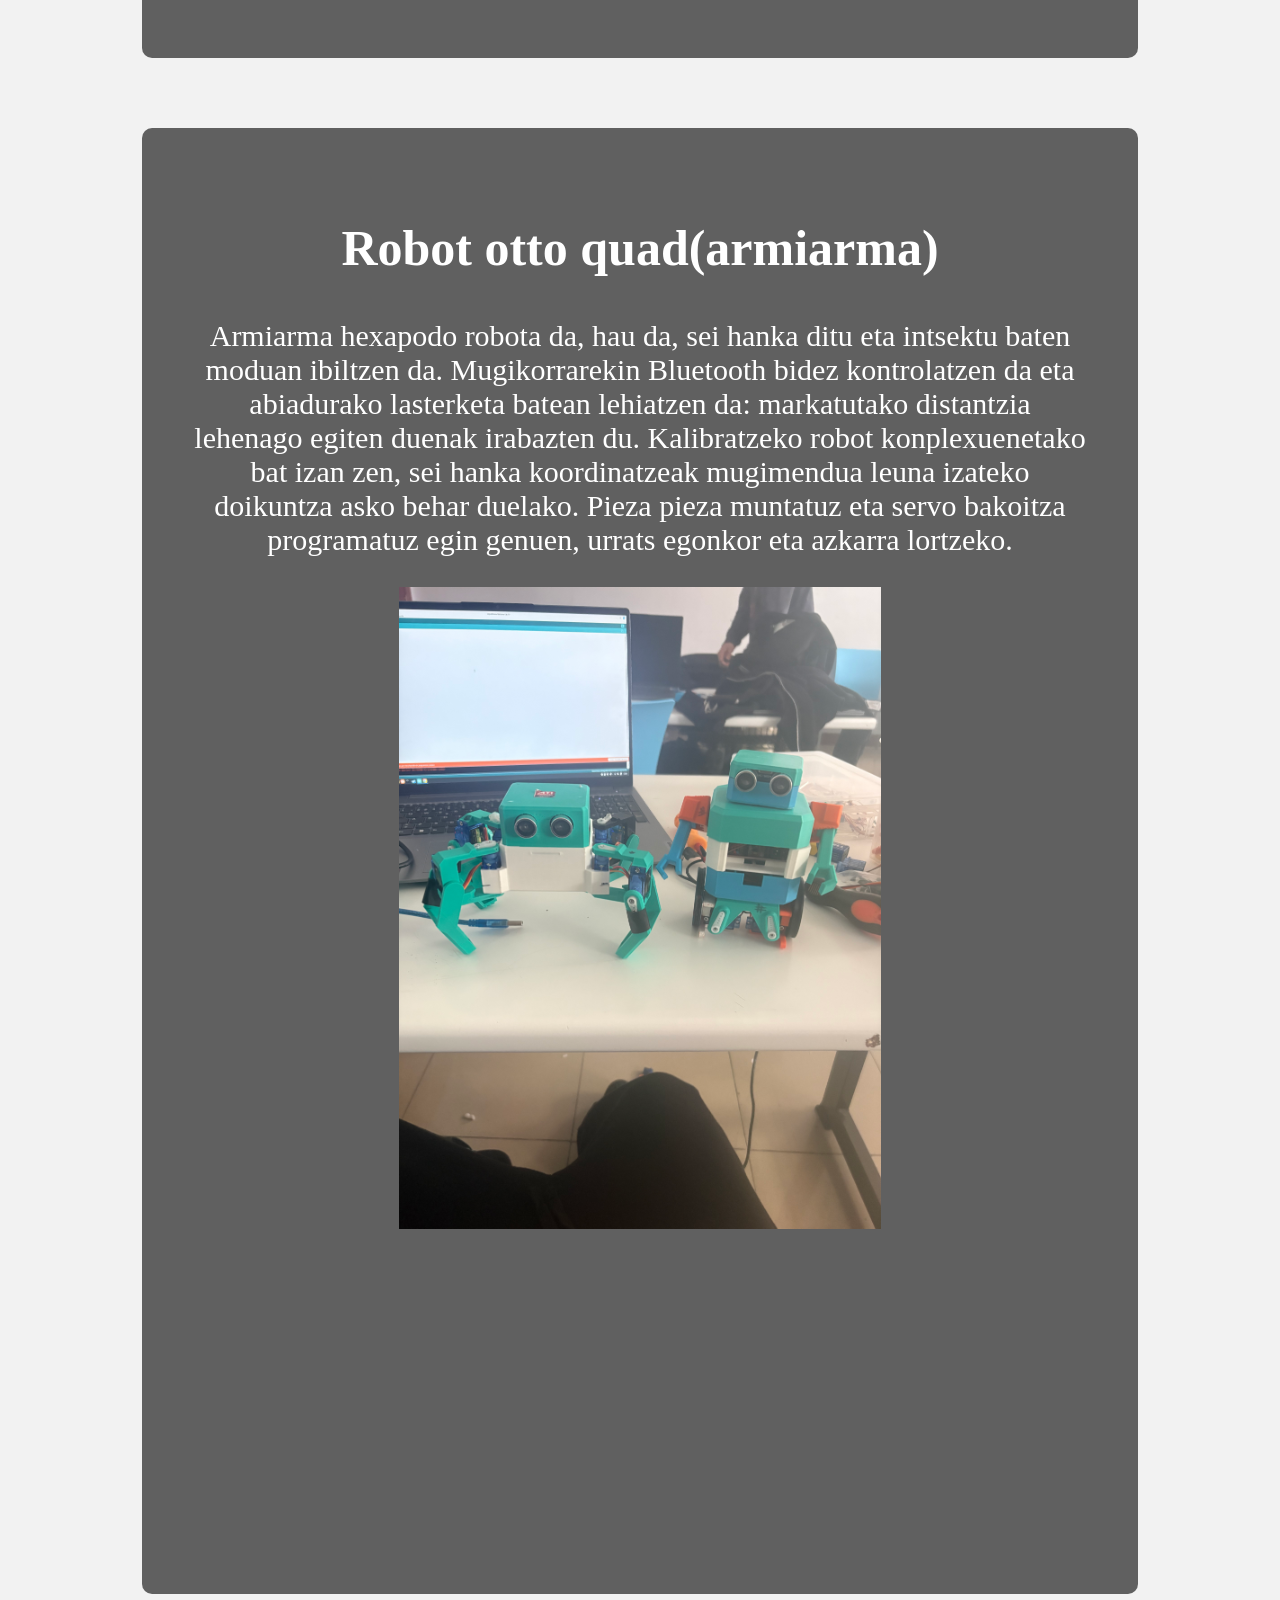
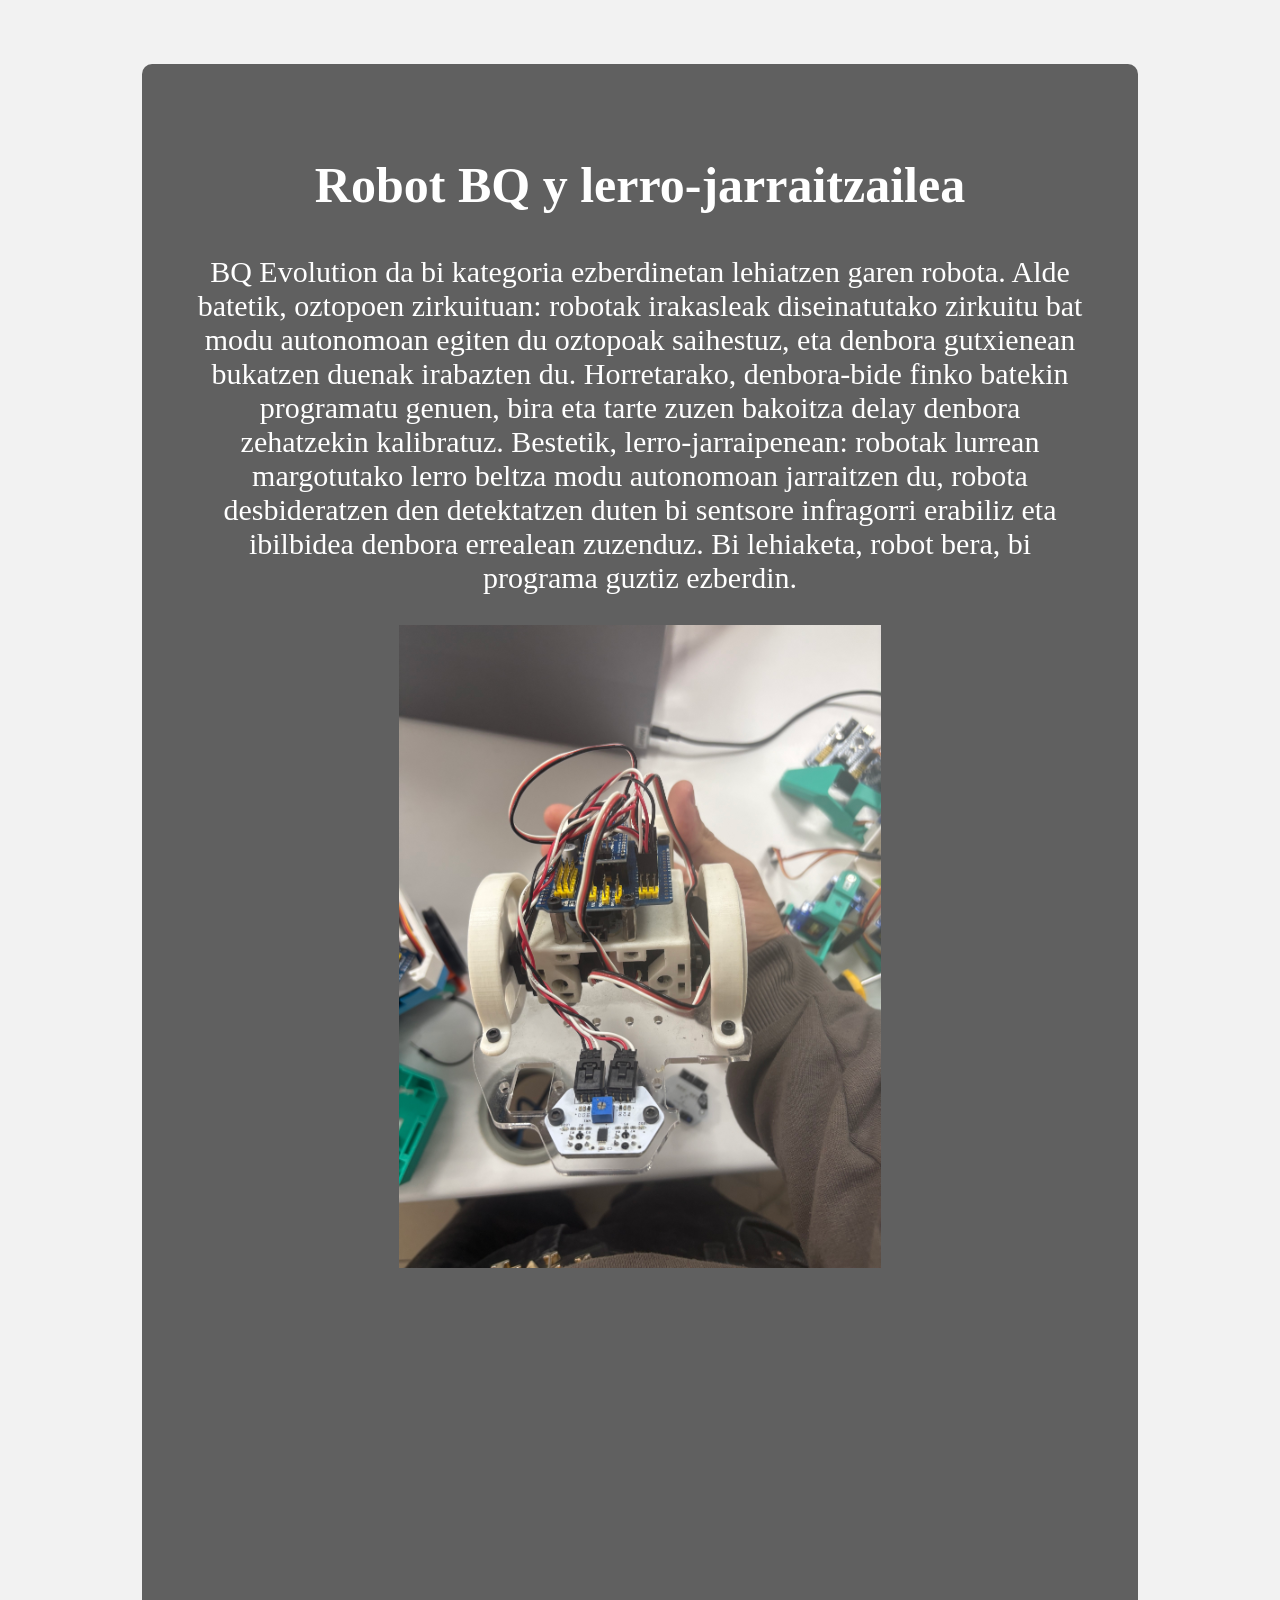
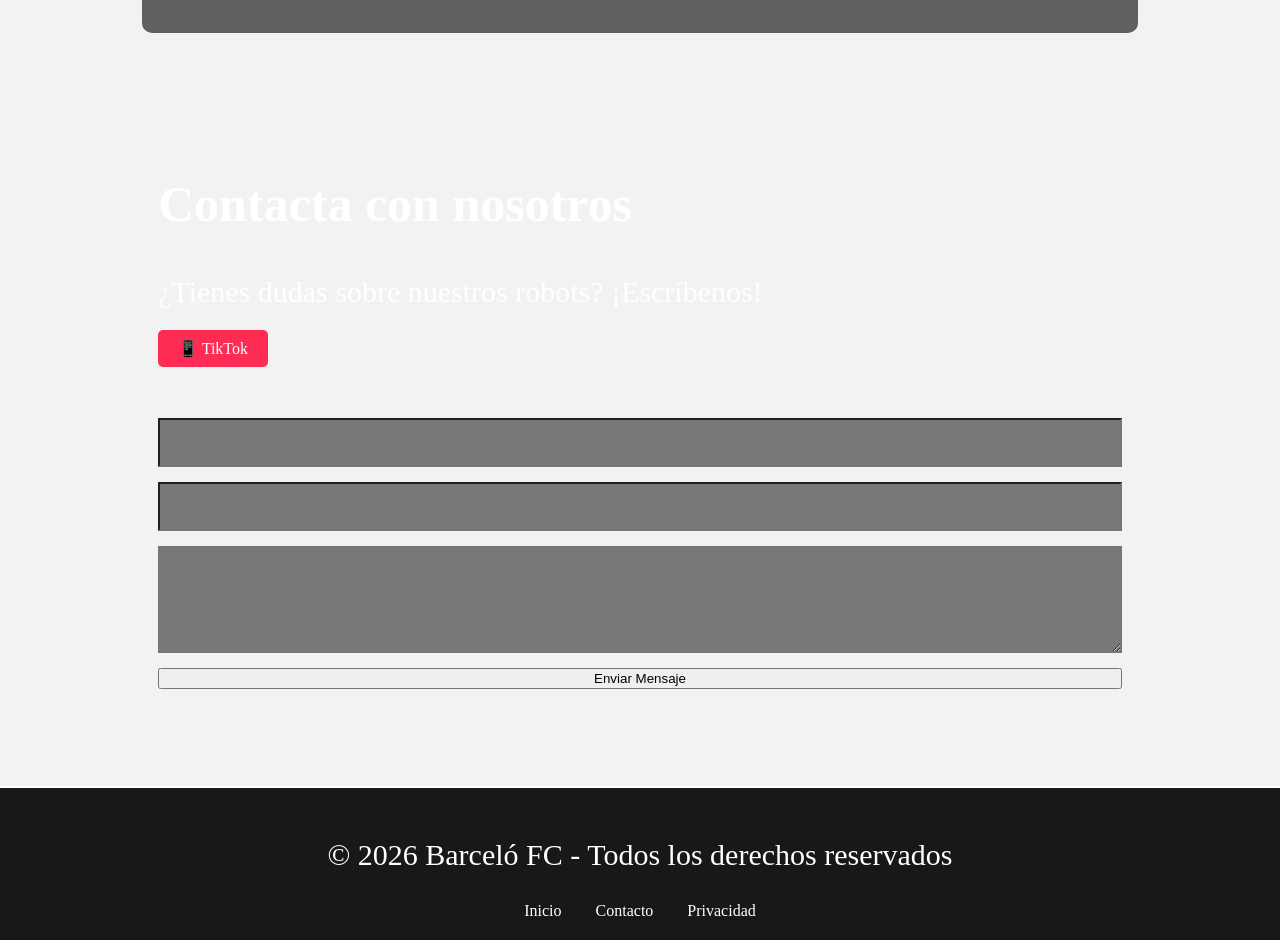
<file: Robots2.html>
<html>
    <head>
        <title>BARCELO FC</title>
        <link rel="stylesheet" href="css/style.css">
        <link rel="icon" type="image/x-icon" href="images/images.jpeg">
    </head>
    <body>
        <ul class="Indice">
            <div class="seccion-izquierda">
                <a href="index2.html" class="nav-item">Hasiera</a>
                <a href="Sobre-NosotrosEUS.html" class="nav-item">Guri buruz</a>
                <a href="Robots2.html" class="nav-item">Robotak</a>
                <a href="#Redes" class="nav-item">Berraurkitu</a>
                
            </div>
             <section id="inicio">
                <h1 class="Titulo">ROBOTAK BARCELOREKIN</h1>
            </section>
            <div class="paginas">
                <a href="Robots.html">ES</a>
                <a href="Robots2.html">EU</a>
                <a href="Robots3.html">EN</a>                
            </div>
        </ul>
        <main class="contenido">
            <section id="Sobre-Nosotros">
                <h2>Robot otto ninja</h2>
                <p>Otto Ninja robot bipedea da, bi hankekin ibiltzen dena eta Bluetooth bidez mugikorrekin kontrolatzen dena. Lehiaketan bere eginkizuna borroka da: bi robot mugatutako arena batean aurrez aurre jartzen dira eta helburua etsaia zonatik kanporatzea da. Hutsetik muntatu genuen, pieza guztiak 3D inprimagailuan inprimatuz eta Arduinorekin programatuz. Erronkarik handiena mugimendua kalibratzea izan zen, ibiltzean egonkorra eta borrokarako nahikoa arina izan zedin.</p>
                <img src="images/IMG_3173.jpeg">
             <iframe width="560" height="315" src="https://www.youtube.com/embed/eFFeBnLdurk?si=Wf_vwAYFhtbLuGJ7" title="YouTube video player" frameborder="0" allow="accelerometer; autoplay; clipboard-write; encrypted-media; gyroscope; picture-in-picture; web-share" referrerpolicy="strict-origin-when-cross-origin" allowfullscreen></iframe>
            </section>
        </main>
            <main class="contenido">
            <section id="inicio">
                <h2>Robot otto quad(armiarma)</h2>
                <p>Armiarma hexapodo robota da, hau da, sei hanka ditu eta intsektu baten moduan ibiltzen da. Mugikorrarekin Bluetooth bidez kontrolatzen da eta abiadurako lasterketa batean lehiatzen da: markatutako distantzia lehenago egiten duenak irabazten du. Kalibratzeko robot konplexuenetako bat izan zen, sei hanka koordinatzeak mugimendua leuna izateko doikuntza asko behar duelako. Pieza pieza muntatuz eta servo bakoitza programatuz egin genuen, urrats egonkor eta azkarra lortzeko.</p>
           <img src="images/IMG_3208.jpeg">
            <iframe width="560" height="315" src="https://www.youtube.com/embed/nL3HKDSvSIY?si=Cd245JZKrhnODFCN" title="YouTube video player" frameborder="0" allow="accelerometer; autoplay; clipboard-write; encrypted-media; gyroscope; picture-in-picture; web-share" referrerpolicy="strict-origin-when-cross-origin" allowfullscreen></iframe>
        </section>
        </main>
        <main class="contenido">
            <section id="inicio">
                <h2>Robot BQ y lerro-jarraitzailea</h2>
                <p>BQ Evolution da bi kategoria ezberdinetan lehiatzen garen robota. Alde batetik, oztopoen zirkuituan: robotak irakasleak diseinatutako zirkuitu bat modu autonomoan egiten du oztopoak saihestuz, eta denbora gutxienean bukatzen duenak irabazten du. Horretarako, denbora-bide finko batekin programatu genuen, bira eta tarte zuzen bakoitza delay denbora zehatzekin kalibratuz. Bestetik, lerro-jarraipenean: robotak lurrean margotutako lerro beltza modu autonomoan jarraitzen du, robota desbideratzen den detektatzen duten bi sentsore infragorri erabiliz eta ibilbidea denbora errealean zuzenduz. Bi lehiaketa, robot bera, bi programa guztiz ezberdin.</p>
            <img src="images/IMG_3566.jpeg">
            <iframe width="560" height="315" src="https://www.youtube.com/embed/5jh-5HGvC-I?si=uDYloHg3VlKihZ2y" title="YouTube video player" frameborder="0" allow="accelerometer; autoplay; clipboard-write; encrypted-media; gyroscope; picture-in-picture; web-share" referrerpolicy="strict-origin-when-cross-origin" allowfullscreen></iframe>
            </section>
        </main>
            </section>
        </main>
        <section id="Redes" class="contacto-container">
            <div class="contacto-info">
                <h2>Contacta con nosotros</h2>
                <p>¿Tienes dudas sobre nuestros robots? ¡Escríbenos!</p>
                <div class="redes-sociales">
                    <a href="https://www.tiktok.com/@barcelofc.23" target="_blank" class="tiktok-link"><span>📱</span> TikTok</a>
                </div>
            </div>
            <form class="formulario-contacto" action="mailto:barcelofc89@gmail.com" method="post" enctype="text/plain">
                <input type="text" name="nombre" placeholder="Tu nombre" required>
                <input type="email" name="email" placeholder="Tu correo electrónico" required>
                <textarea name="mensaje" placeholder="Escribe aquí tu mensaje..." rows="5" required></textarea>
                <button type="submit">Enviar Mensaje</button>
            </form>
        </section>
        <footer class="PiePagina">
            <div class="footer-content">
                <p>&copy; 2026 Barceló FC - Todos los derechos reservados</p>
                <div class="footer-links">
                    <a href="#inicio">Inicio</a>
                    <a href="#Redes">Contacto</a>
                    <a href="https://planeta.es/es/codigo-etico" target="_blank" class="privacidad-link">Privacidad</a>
                </div>
            </div>
        </footer>
    </body>
</html>
</file>
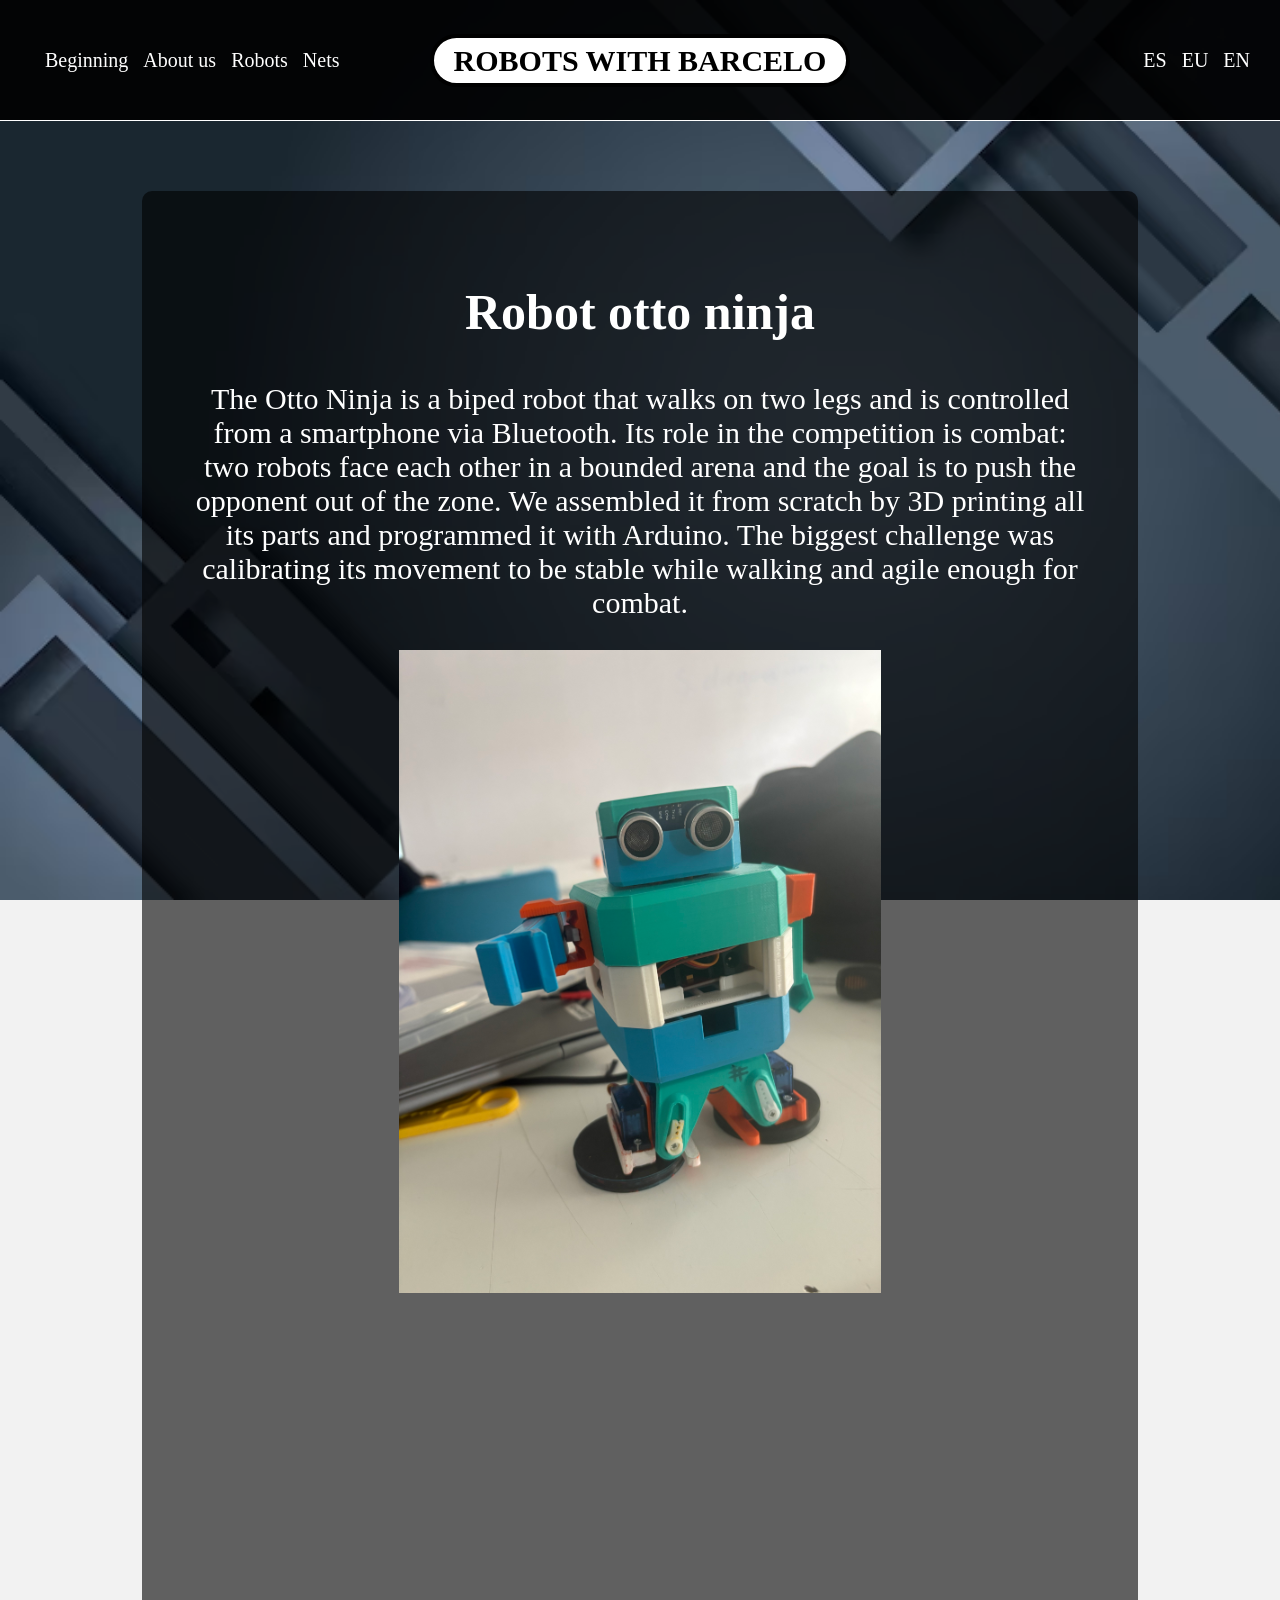
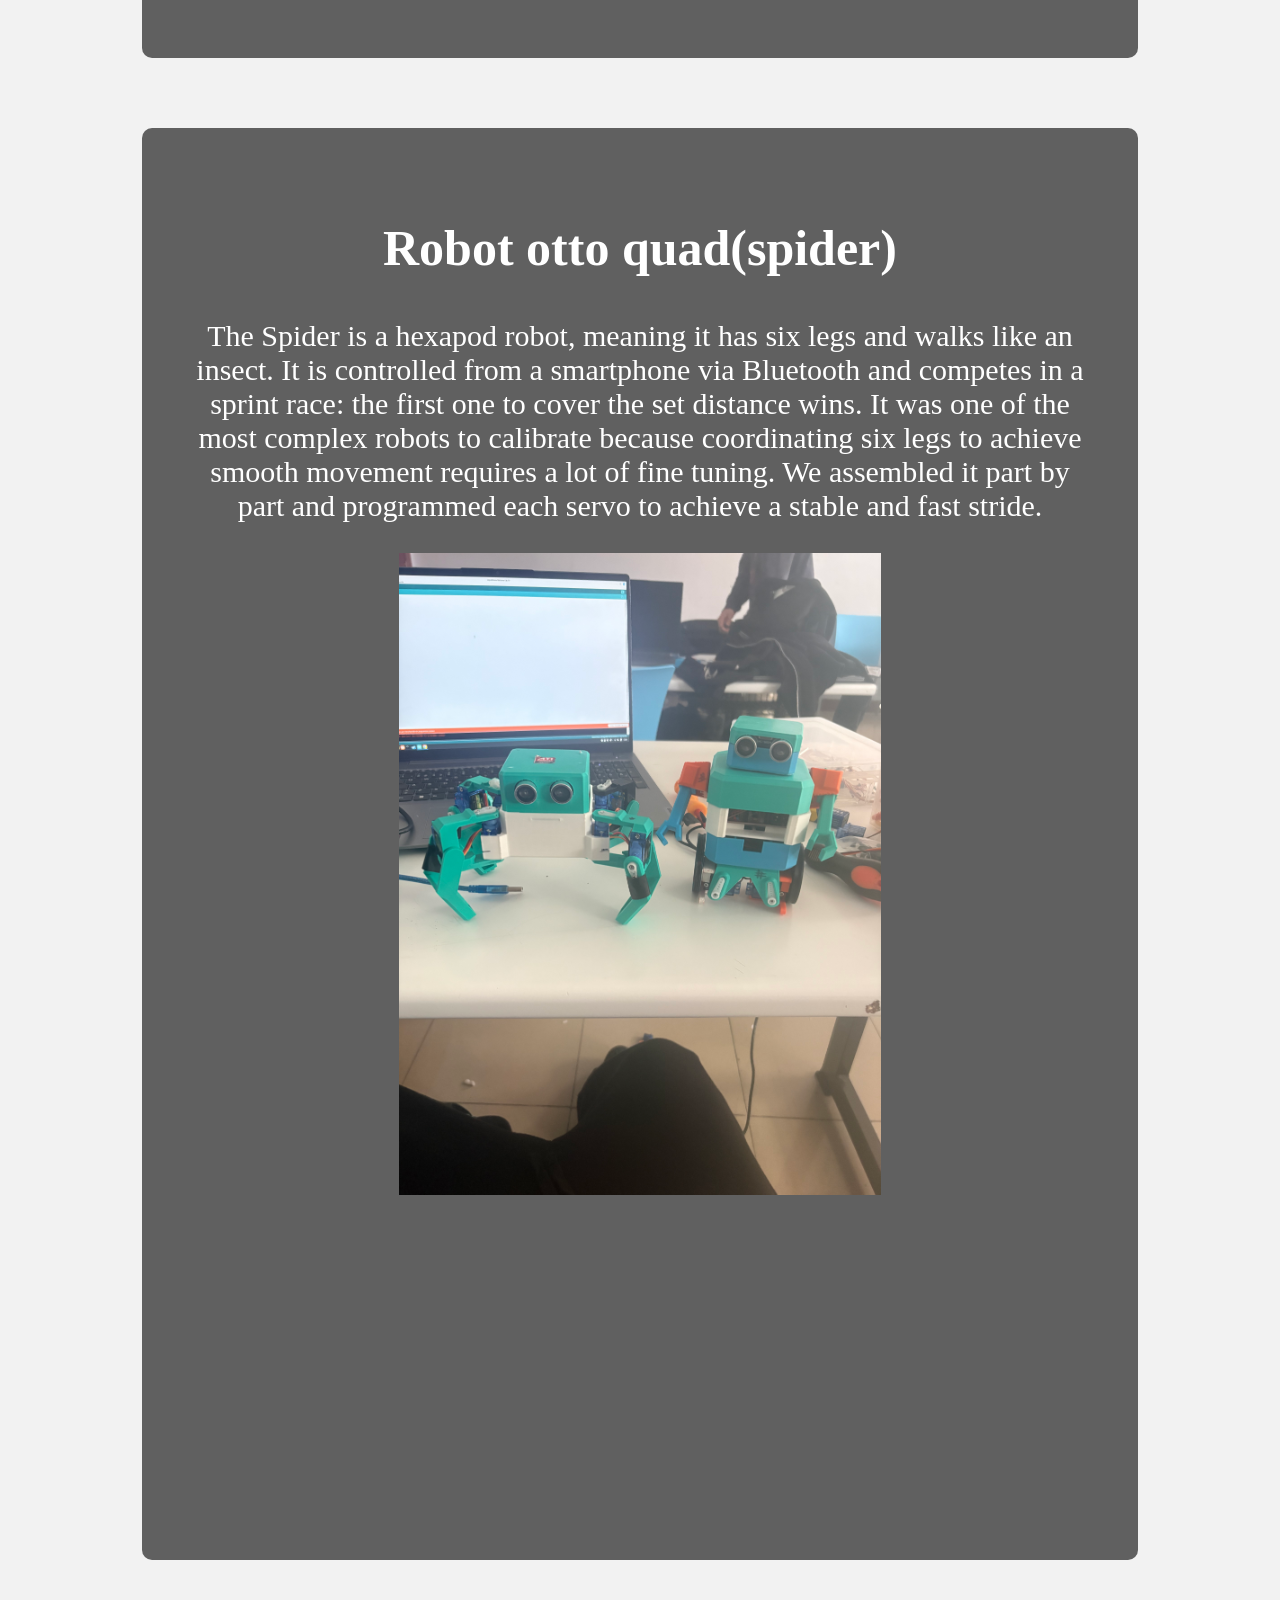
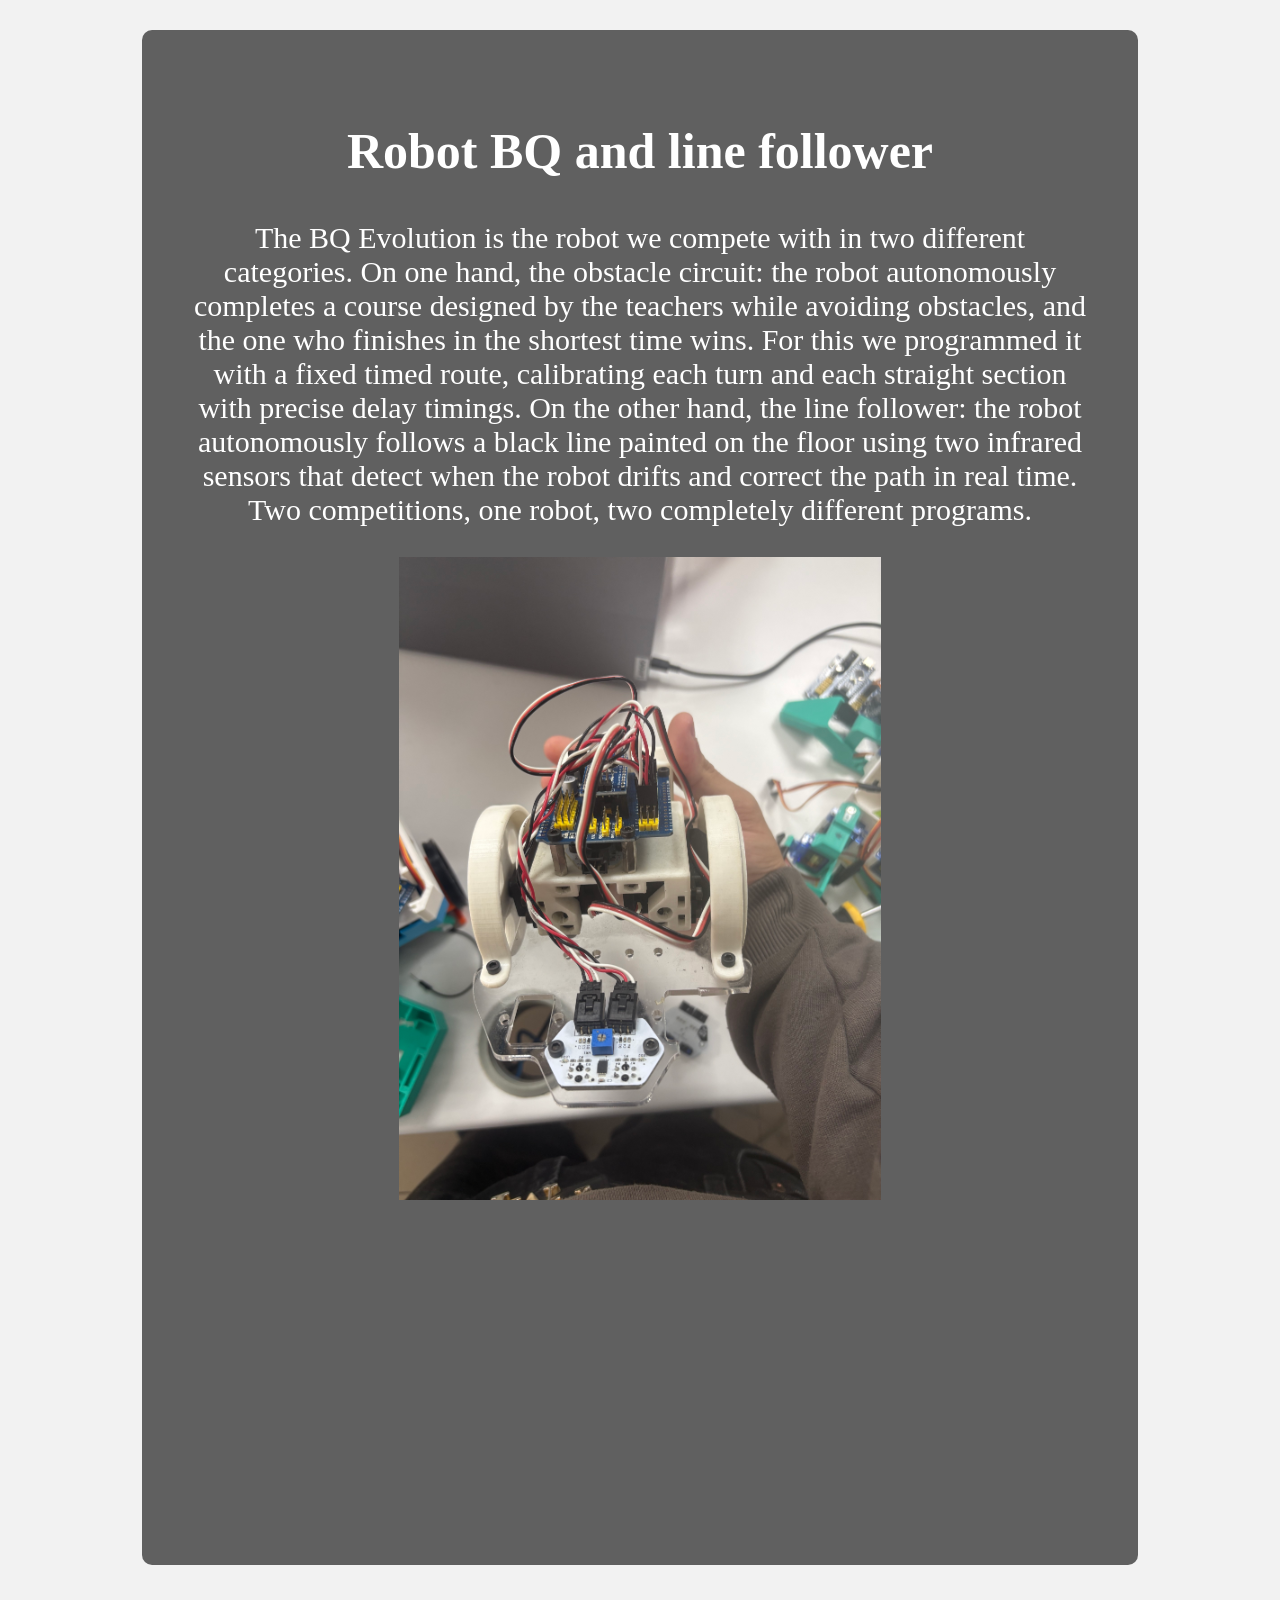
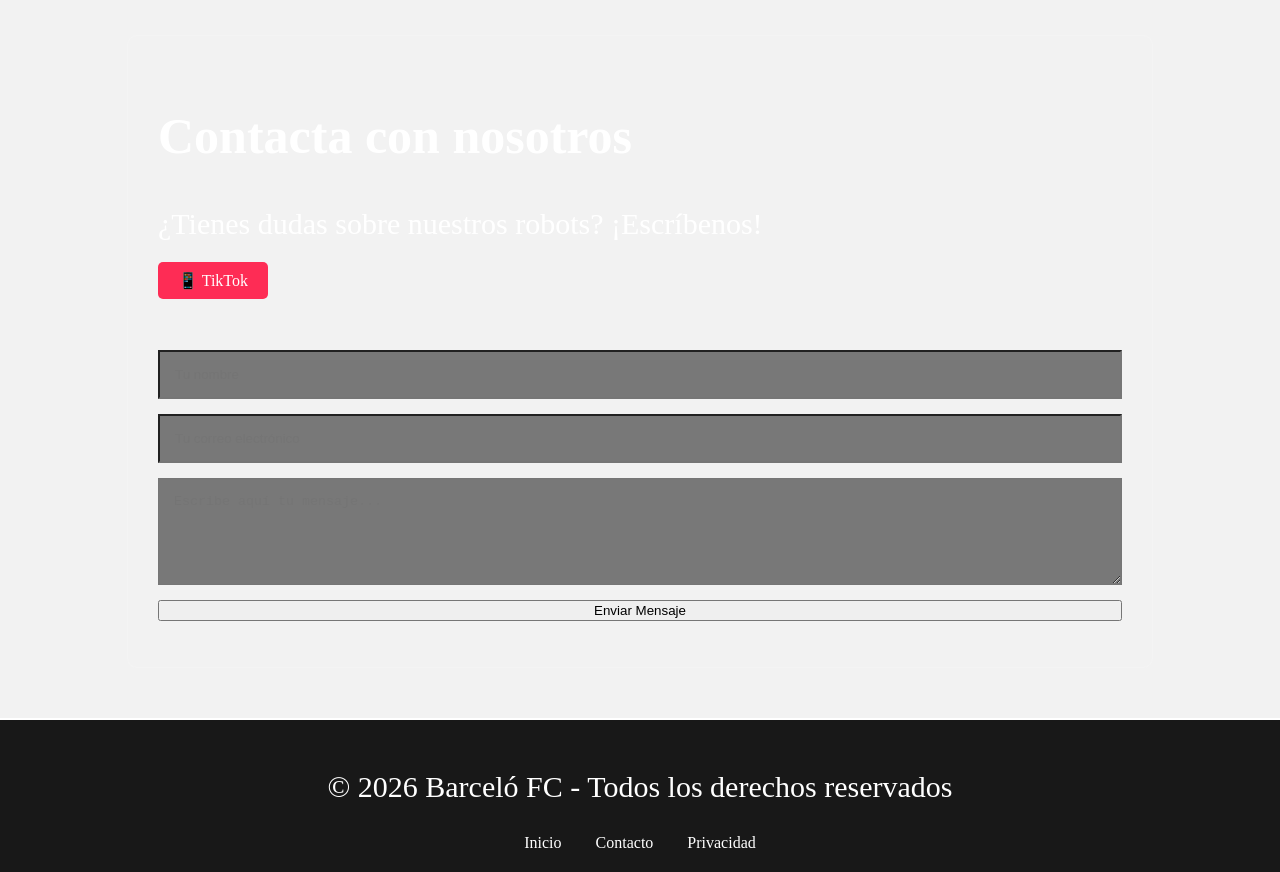
<file: Robots3.html>
<html>
    <head>
        <title>BARCELO FC</title>
        <link rel="stylesheet" href="css/style.css">
        <link rel="icon" type="image/x-icon" href="images/images.jpeg">
    </head>
    <body>
        <ul class="Indice">
            <div class="seccion-izquierda">
                <a href="index3.html" class="nav-item">Beginning</a>
                <a href="Sobre-NosotrosEN.html" class="nav-item">About us</a>
                <a href="Robots3.html" class="nav-item">Robots</a>
                <a href="#Redes" class="nav-item">Nets</a>
                
            </div>
                <section id="inicio">
                <h1 class="Titulo">ROBOTS WITH BARCELO</h1>
            </section>
            <div class="paginas">
                <a href="Robots.html">ES</a>
                <a href="Robots2.html">EU</a>
                <a href="Robots3.html">EN</a>                
            </div>
        </ul>
        <main class="contenido">
            <section id="Sobre-Nosotros">
                <h2>Robot otto ninja</h2>
                <p>The Otto Ninja is a biped robot that walks on two legs and is controlled from a smartphone via Bluetooth. Its role in the competition is combat: two robots face each other in a bounded arena and the goal is to push the opponent out of the zone. We assembled it from scratch by 3D printing all its parts and programmed it with Arduino. The biggest challenge was calibrating its movement to be stable while walking and agile enough for combat.</p>
            <img src="images/IMG_3173.jpeg">
          <iframe width="560" height="315" src="https://www.youtube.com/embed/eFFeBnLdurk?si=Wf_vwAYFhtbLuGJ7" title="YouTube video player" frameborder="0" allow="accelerometer; autoplay; clipboard-write; encrypted-media; gyroscope; picture-in-picture; web-share" referrerpolicy="strict-origin-when-cross-origin" allowfullscreen></iframe>
        </section>
        </main>
            <main class="contenido">
            <section id="inicio">
                <h2>Robot otto quad(spider)</h2>
                <p>The Spider is a hexapod robot, meaning it has six legs and walks like an insect. It is controlled from a smartphone via Bluetooth and competes in a sprint race: the first one to cover the set distance wins. It was one of the most complex robots to calibrate because coordinating six legs to achieve smooth movement requires a lot of fine tuning. We assembled it part by part and programmed each servo to achieve a stable and fast stride.</p>
          <img src="images/IMG_3208.jpeg">
          <iframe width="560" height="315" src="https://www.youtube.com/embed/nL3HKDSvSIY?si=Cd245JZKrhnODFCN" title="YouTube video player" frameborder="0" allow="accelerometer; autoplay; clipboard-write; encrypted-media; gyroscope; picture-in-picture; web-share" referrerpolicy="strict-origin-when-cross-origin" allowfullscreen></iframe>
        </section>
        </main>
        <main class="contenido">
            <section id="inicio">
                <h2>Robot BQ and line follower</h2>
                <p>The BQ Evolution is the robot we compete with in two different categories. On one hand, the obstacle circuit: the robot autonomously completes a course designed by the teachers while avoiding obstacles, and the one who finishes in the shortest time wins. For this we programmed it with a fixed timed route, calibrating each turn and each straight section with precise delay timings. On the other hand, the line follower: the robot autonomously follows a black line painted on the floor using two infrared sensors that detect when the robot drifts and correct the path in real time. Two competitions, one robot, two completely different programs.</p>
           <img src="images/IMG_3566.jpeg">
          <iframe width="560" height="315" src="https://www.youtube.com/embed/5jh-5HGvC-I?si=uDYloHg3VlKihZ2y" title="YouTube video player" frameborder="0" allow="accelerometer; autoplay; clipboard-write; encrypted-media; gyroscope; picture-in-picture; web-share" referrerpolicy="strict-origin-when-cross-origin" allowfullscreen></iframe>
        </section>
        </main>
            </section>
        </main>
        <section id="Redes" class="contacto-container">
            <div class="contacto-info">
                <h2>Contacta con nosotros</h2>
                <p>¿Tienes dudas sobre nuestros robots? ¡Escríbenos!</p>
                <div class="redes-sociales">
                    <a href="https://www.tiktok.com/@barcelofc.23" target="_blank" class="tiktok-link"><span>📱</span> TikTok</a>
                </div>
            </div>
            <form class="formulario-contacto" action="mailto:barcelofc89@gmail.com" method="post" enctype="text/plain">
                <input type="text" name="nombre" placeholder="Tu nombre" required>
                <input type="email" name="email" placeholder="Tu correo electrónico" required>
                <textarea name="mensaje" placeholder="Escribe aquí tu mensaje..." rows="5" required></textarea>
                <button type="submit">Enviar Mensaje</button>
            </form>
        </section>
        <footer class="PiePagina">
            <div class="footer-content">
                <p>&copy; 2026 Barceló FC - Todos los derechos reservados</p>
                <div class="footer-links">
                    <a href="#inicio">Inicio</a>
                    <a href="#Redes">Contacto</a>
                    <a href="https://planeta.es/es/codigo-etico" target="_blank" class="privacidad-link">Privacidad</a>
                </div>
            </div>
        </footer>
    </body>
</html>
</file>
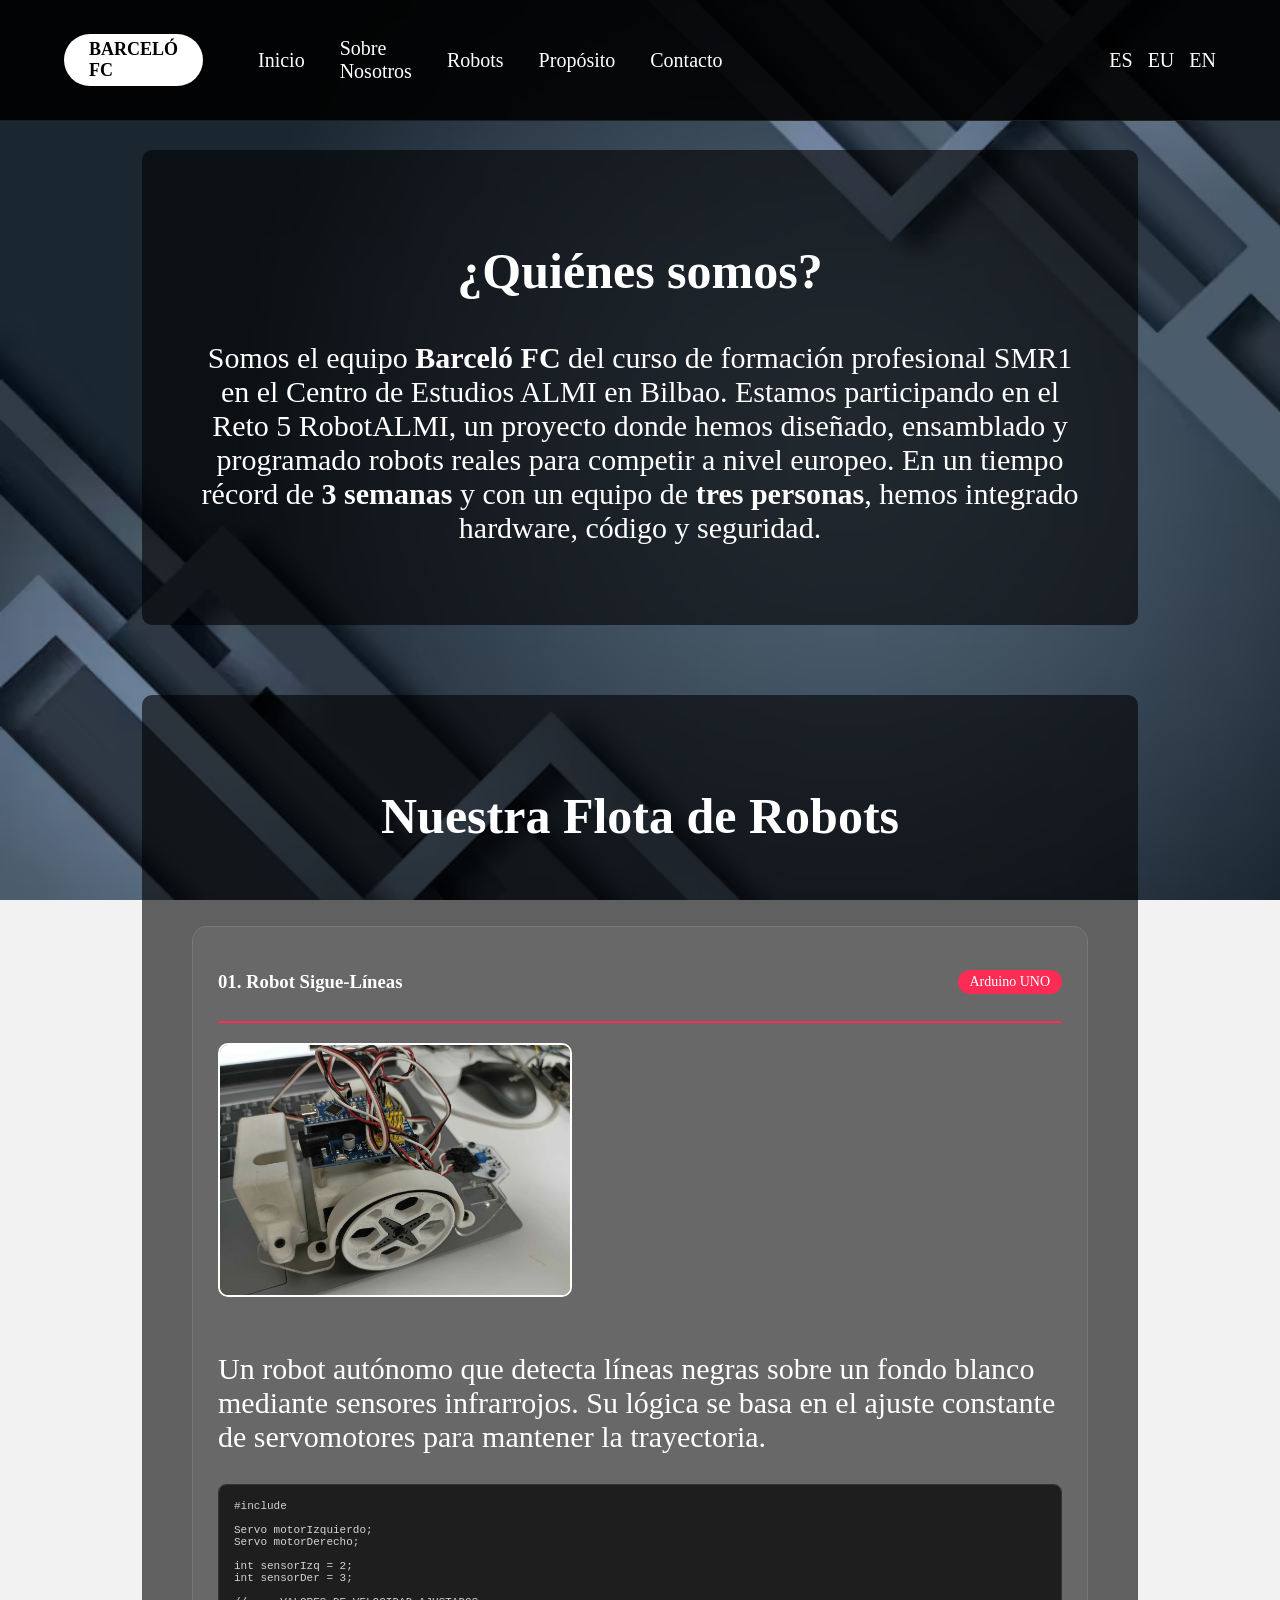
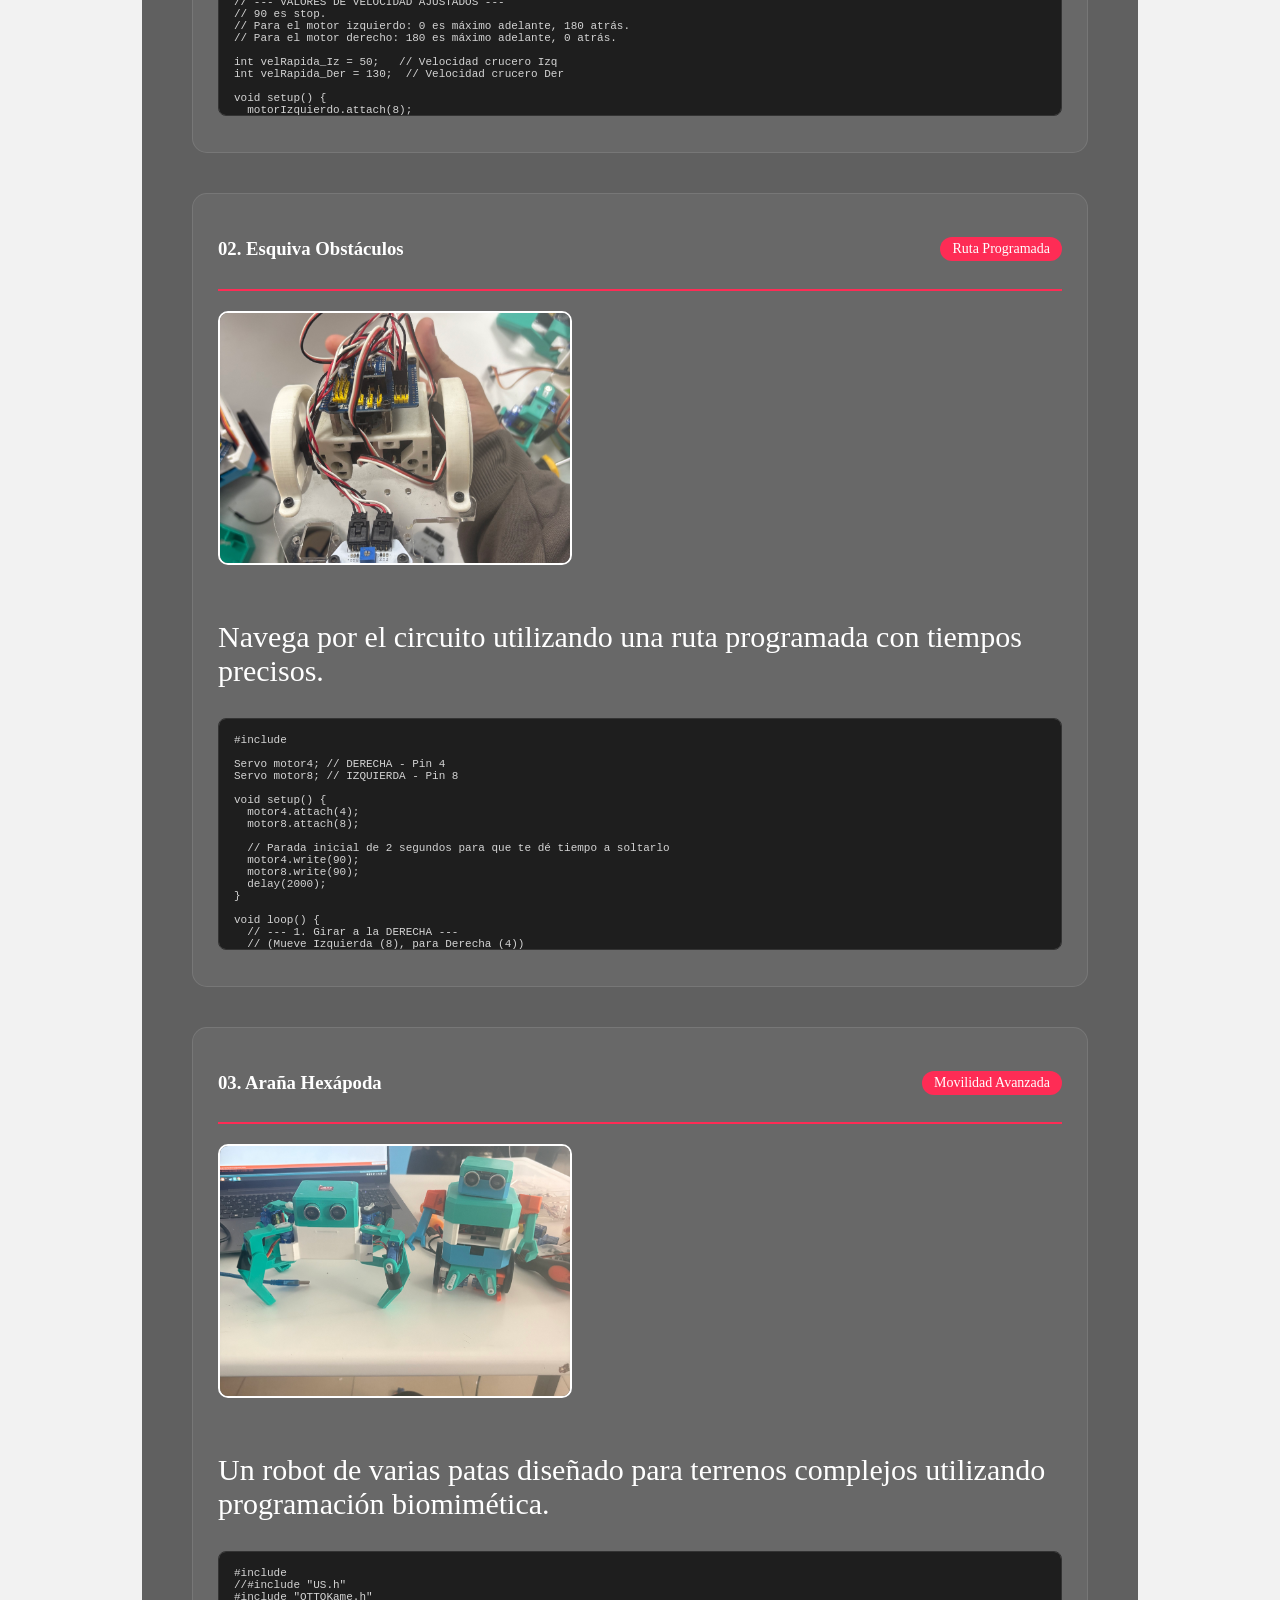
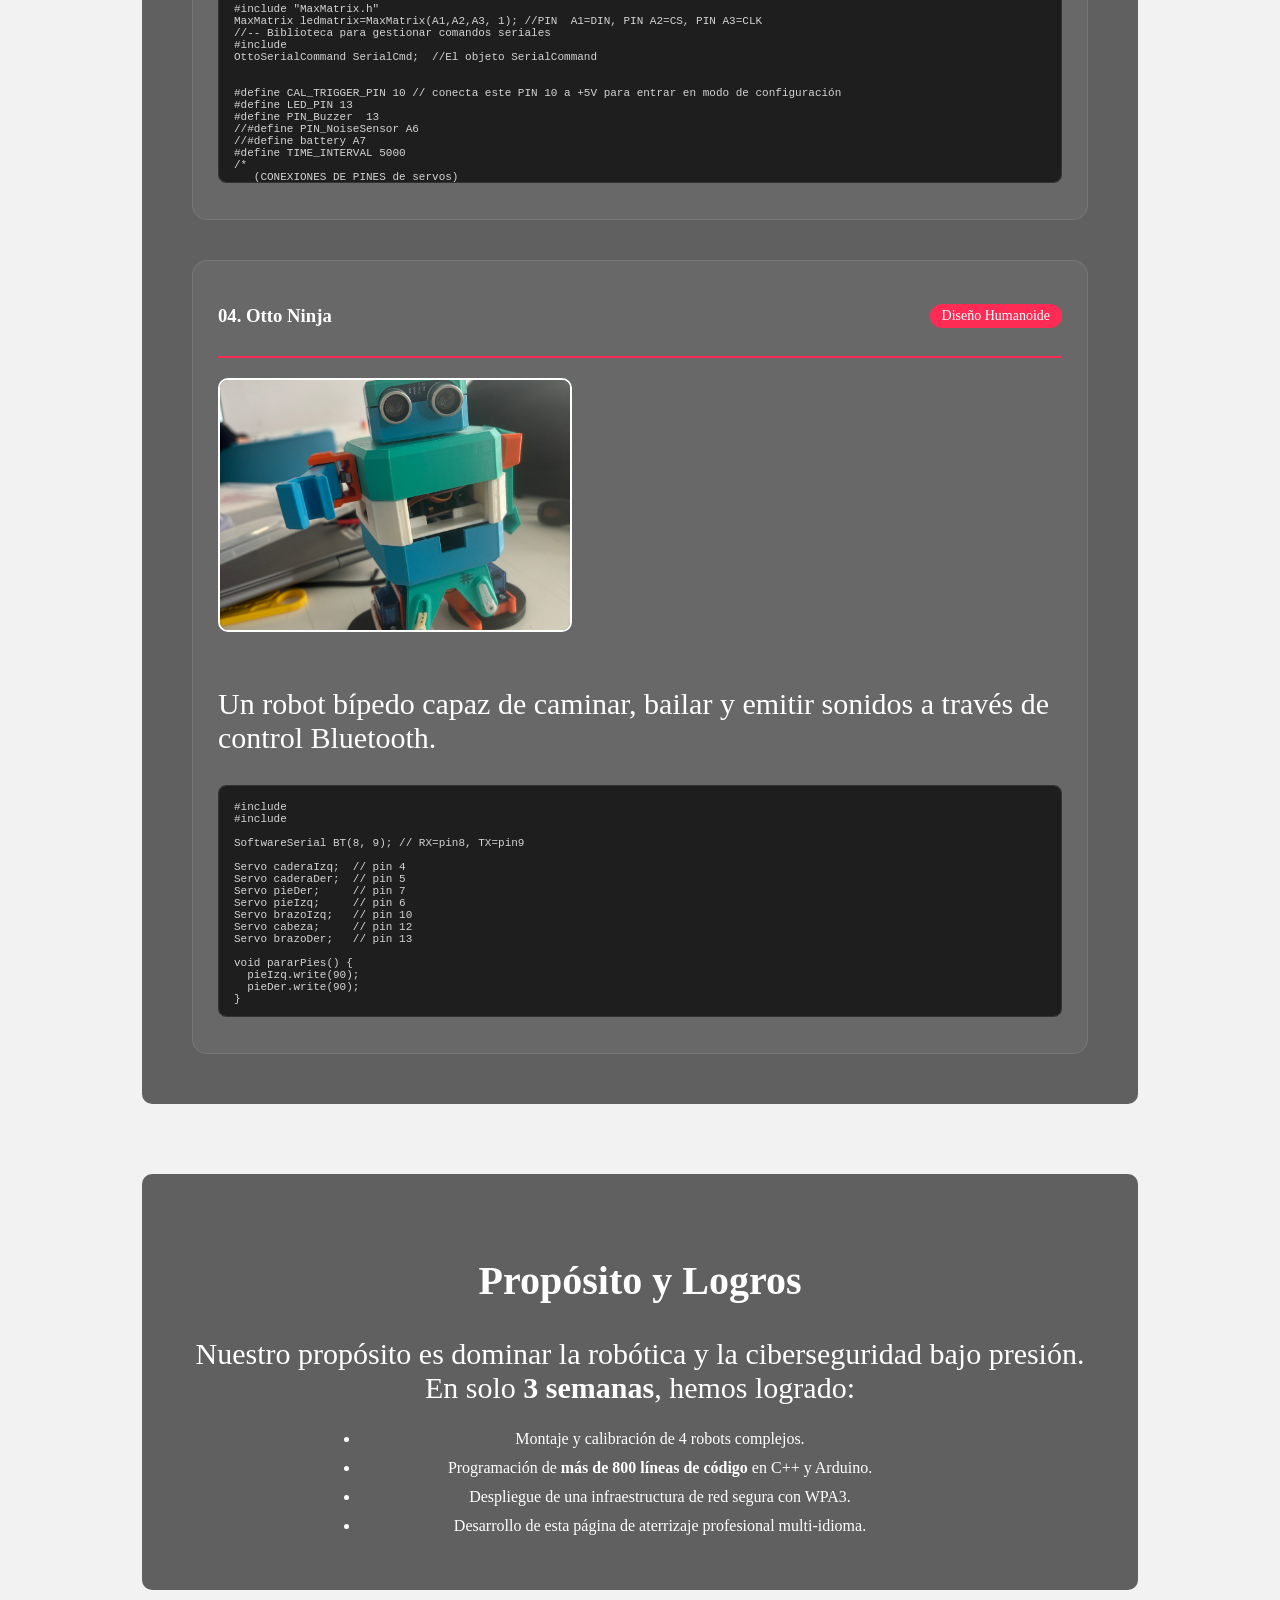
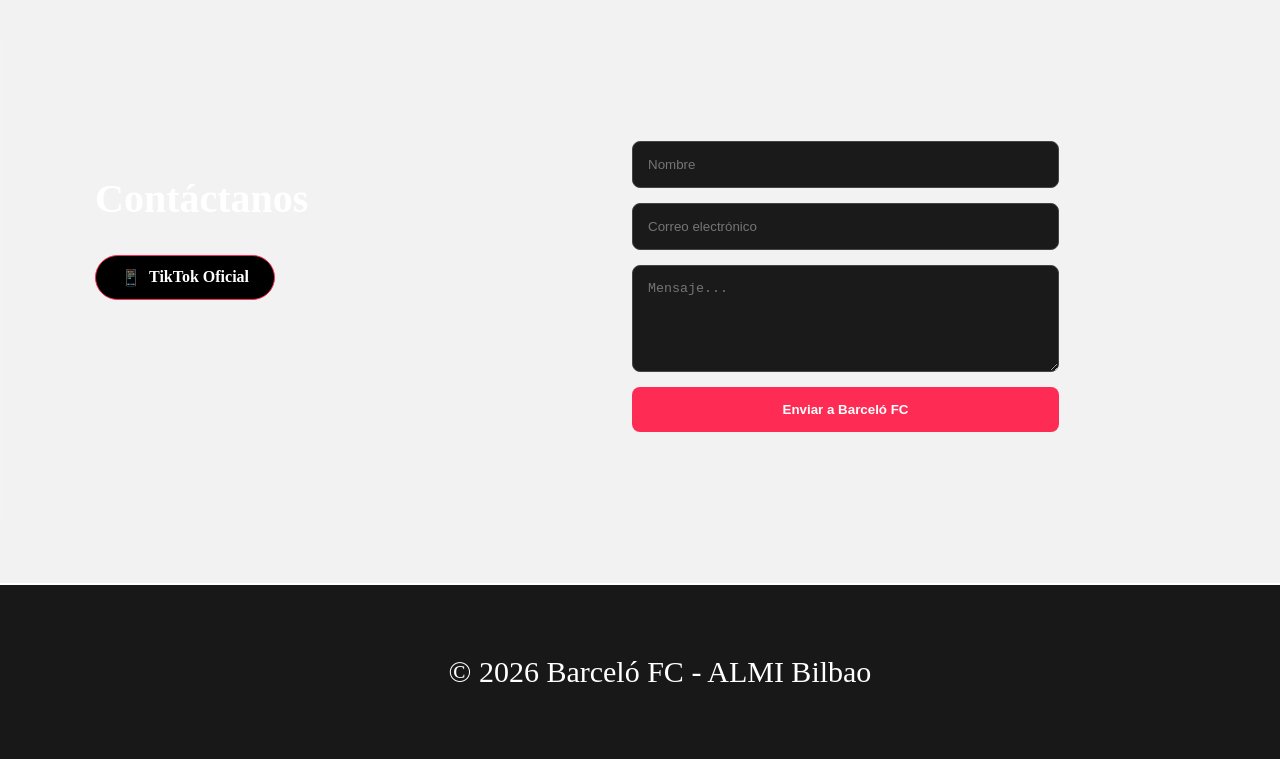
<file: Sobre-Nosotros.html>
<!DOCTYPE html>
<html lang="es">
<head>
    <meta charset="UTF-8">
    <meta name="viewport" content="width=device-width, initial-scale=1.0">
    <title>BARCELO FC - RobotALMI</title>
    <link rel="stylesheet" href="css/style.css">
    <link rel="icon" type="image/x-icon" href="images/images.jpeg">
    <style>
        /* Estilos para la barra superior con título integrado */
        .Indice {
            display: flex;
            justify-content: space-between;
            align-items: center;
            padding: 10px 5%;
            background-color: rgba(0, 0, 0, 0.9);
            position: fixed;
            top: 0;
            width: 90%;
            z-index: 1000;
            border-bottom: 1px solid rgba(255, 255, 255, 0.1);
        }

        .nav-title {
            background-color: white;
            color: black;
            padding: 5px 25px;
            border-radius: 50px;
            font-weight: bold;
            font-size: 18px;
            text-transform: uppercase;
            margin-right: 20px;
        }

        .seccion-izquierda {
            display: flex;
            align-items: center;
            gap: 20px;
        }

        /* Ajuste de margen del contenido */
        body {
            padding-top: 80px;
        }

        .contenido {
            margin-bottom: 40px;
        }

        /* Tarjetas de Robots */
        .robot-section {
            display: flex;
            flex-direction: column;
            gap: 40px;
        }
        .robot-card {
            background: rgba(255, 255, 255, 0.05);
            border-radius: 15px;
            padding: 25px;
            border: 1px solid rgba(255, 255, 255, 0.1);
            text-align: left;
        }
        .robot-header {
            display: flex;
            justify-content: space-between;
            align-items: center;
            border-bottom: 2px solid #fe2c55;
            padding-bottom: 10px;
            margin-bottom: 20px;
        }
        .robot-flex {
            display: flex;
            gap: 25px;
            flex-wrap: wrap;
        }
        .robot-img-container {
            width: 350px;
            height: 250px;
            border-radius: 10px;
            border: 2px solid white;
            overflow: hidden;
        }
        .robot-img-container img {
            width: 100%;
            height: 100%;
            object-fit: cover;
        }

        .codigo-container {
            background: #1e1e1e;
            color: #d4d4d4;
            padding: 15px;
            border-radius: 8px;
            font-family: monospace;
            font-size: 11px;
            max-height: 200px;
            overflow-y: auto;
            overflow-x: auto;
            border: 1px solid #333;
        }

        .tech-tag {
            background: #fe2c55;
            padding: 4px 12px;
            border-radius: 20px;
            font-size: 14px;
            color: white;
        }

        /* ESTILOS DE LA SECCIÓN DE CONTACTO */
        .contacto-container {
            padding: 80px 5%;
            background: rgba(255, 255, 255, 0.02);
            border-radius: 20px;
            margin: 40px 0;
            display: flex;
            flex-wrap: wrap;
            gap: 50px;
            align-items: flex-start;
        }
        .contacto-info { flex: 1; min-width: 300px; }
        .formulario-contacto { flex: 1; min-width: 300px; display: flex; flex-direction: column; gap: 15px; }
        .formulario-contacto input, .formulario-contacto textarea {
            padding: 15px; border-radius: 8px; border: 1px solid #444; background: #1a1a1a; color: white;
        }
        .formulario-contacto button {
            background: #fe2c55; color: white; border: none; padding: 15px; border-radius: 8px; cursor: pointer; font-weight: bold;
        }
        .tiktok-link {
            display: inline-flex; align-items: center; color: white; text-decoration: none;
            background: #000; padding: 12px 25px; border-radius: 50px; border: 1px solid #fe2c55; font-weight: bold;
        }
    </style>
</head>
<body>
    <!-- BARRA DE NAVEGACIÓN CON TÍTULO -->
    <nav class="Indice">
        <div class="seccion-izquierda">
            <div class="nav-title">BARCELÓ FC</div>
            <a href="index.html">Inicio</a>
            <a href="Sobre-Nosotros.html">Sobre Nosotros</a>
            <a href="Robots.html">Robots</a>
            <a href="#sistemas">Propósito</a>
            <a href="#Redes">Contacto</a>
        </div>
        <div class="paginas">
            <a href="Sobre-Nosotros.html">ES</a>
            <a href="Sobre-NosotrosEUS.html">EU</a>
            <a href="Sobre-NosotrosEN.html">EN</a>                
        </div>
    </nav>

    <!-- SOBRE NOSOTROS -->
    <main class="contenido" id="nosotros">
        <section>
            <h2>¿Quiénes somos?</h2>
            <p>Somos el equipo <b>Barceló FC</b> del curso de formación profesional SMR1 en el Centro de Estudios ALMI en Bilbao. Estamos participando en el Reto 5 RobotALMI, un proyecto donde hemos diseñado, ensamblado y programado robots reales para competir a nivel europeo. En un tiempo récord de <b>3 semanas</b> y con un equipo de <b>tres personas</b>, hemos integrado hardware, código y seguridad.</p>
        </section>
    </main>

    <!-- FLOTA DE ROBOTS -->
    <main class="contenido" id="proyectos">
        <section class="robot-section">
            <h2>Nuestra Flota de Robots</h2>

            <!-- Robot 1 -->
            <div class="robot-card">
                <div class="robot-header">
                    <h3>01. Robot Sigue-Líneas</h3>
                    <span class="tech-tag">Arduino UNO</span>
                </div>
                <div class="robot-flex">
                    <div class="robot-img-container">
                        <img src="images/IMG_20260429_083129_458.webp" alt="Robot Sigue-Líneas">
                    </div>
                    <div class="robot-info">
                        <p>Un robot autónomo que detecta líneas negras sobre un fondo blanco mediante sensores infrarrojos. Su lógica se basa en el ajuste constante de servomotores para mantener la trayectoria.</p>
                        <pre class="codigo-container">
#include <Servo.h>

Servo motorIzquierdo; 
Servo motorDerecho;

int sensorIzq = 2;
int sensorDer = 3;

// --- VALORES DE VELOCIDAD AJUSTADOS ---
// 90 es stop. 
// Para el motor izquierdo: 0 es máximo adelante, 180 atrás.
// Para el motor derecho: 180 es máximo adelante, 0 atrás.

int velRapida_Iz = 50;   // Velocidad crucero Izq
int velRapida_Der = 130;  // Velocidad crucero Der

void setup() {
  motorIzquierdo.attach(8);
  motorDerecho.attach(4);
  pinMode(sensorIzq, INPUT);
  pinMode(sensorDer, INPUT);

  // Parada de seguridad al empezar
  motorIzquierdo.write(90);
  motorDerecho.write(90);
}

void loop() {
  int lecturaIzq = digitalRead(sensorIzq);
  int lecturaDer = digitalRead(sensorDer);

  // --- LÓGICA: NEGRO = SEGURO (Moverse) | BLANCO = INSEGURO (Corregir) ---

  if (lecturaIzq == LOW && lecturaDer == LOW) {
    // AMBOS EN NEGRO: ¡Gas!
    motorIzquierdo.write(velRapida_Iz);
    motorDerecho.write(velRapida_Der); 
  } 
  else if (lecturaIzq == HIGH && lecturaDer == LOW) {
    // IZQUIERDA EN BLANCO: El negro está a la derecha. 
    // Giramos suave a la derecha: movemos la rueda izq y paramos la der.
    motorIzquierdo.write(velRapida_Iz); 
    motorDerecho.write(90); 
  } 
  else if (lecturaIzq == LOW && lecturaDer == HIGH) {
    // DERECHA EN BLANCO: El negro está a la izquierda.
    // Giramos suave a la izquierda: paramos la izq y movemos la der.
    motorIzquierdo.write(90); 
    motorDerecho.write(velRapida_Der);
  }
  else {
    // AMBOS EN BLANCO: Se ha salido del todo.
    // Pequeño giro de rescate para buscar el negro.
    motorIzquierdo.write(70); 
    motorDerecho.write(70); 
  }
}</pre>
                    </div>
                </div>
            </div>

            <!-- Robot 2 -->
            <div class="robot-card">
                <div class="robot-header">
                    <h3>02. Esquiva Obstáculos</h3>
                    <span class="tech-tag">Ruta Programada</span>
                </div>
                <div class="robot-flex">
                    <div class="robot-img-container">
                        <img src="images/IMG_3566.jpeg" alt="Robot de Obstáculos">
                    </div>
                    <div class="robot-info">
                        <p>Navega por el circuito utilizando una ruta programada con tiempos precisos.</p>
                        <pre class="codigo-container">
#include <Servo.h>

Servo motor4; // DERECHA - Pin 4
Servo motor8; // IZQUIERDA - Pin 8

void setup() { 
  motor4.attach(4);
  motor8.attach(8);
  
  // Parada inicial de 2 segundos para que te dé tiempo a soltarlo
  motor4.write(90);
  motor8.write(90);
  delay(2000);
}

void loop() {
  // --- 1. Girar a la DERECHA ---
  // (Mueve Izquierda (8), para Derecha (4))
  motor4.write(90);   // Pin 4: PARADO
  motor8.write(0);    // Pin 8: ADELANTE (Sustituye al -180)
  delay(400);

  // --- 2. Ir RECTO ---
  motor4.write(180);  // Pin 4: ADELANTE
  motor8.write(0);    // Pin 8: ADELANTE
  delay(6500);

  // --- 3. Girar a la IZQUIERDA ---
  // (Para Izquierda (8), mueve Derecha (4))
  motor4.write(180);  // Pin 4: ADELANTE
  motor8.write(90);   // Pin 8: PARADO
  delay(850);

  // --- 4. Ir RECTO ---
  motor4.write(180);
  motor8.write(0);
  delay(7000);

  // --- 5. Girar a la DERECHA ---
  motor4.write(90);
  motor8.write(0);
  delay(1050);

  // --- 6. Ir RECTO ---
  motor4.write(180);
  motor8.write(0);
  delay(8500);

  // --- 7. Girar a la IZQUIERDA ---
  motor4.write(180);
  motor8.write(90);
  delay(900);

  // --- 8. Ir RECTO ---
  motor4.write(180);
  motor8.write(0);
  delay(6000);

  // --- 9. Girar a la DERECHA ---
  motor4.write(90);
  motor8.write(0);
  delay(500);

  // --- 10. Ir RECTO ---
  motor4.write(180);
  motor8.write(0);
  delay(5000);

  // Al finalizar la ruta, se detiene para no repetir en bucle loco
  motor4.write(90);
  motor8.write(90);
  while(true); 
}</pre>
                    </div>
                </div>
            </div>

            <!-- Robot 3: ARAÑA (Código Completo) -->
            <div class="robot-card">
                <div class="robot-header">
                    <h3>03. Araña Hexápoda</h3>
                    <span class="tech-tag">Movilidad Avanzada</span>
                </div>
                <div class="robot-flex">
                    <div class="robot-img-container">
                        <img src="images/IMG_3208.jpeg" alt="Robot Araña">
                    </div>
                    <div class="robot-info">
                        <p>Un robot de varias patas diseñado para terrenos complejos utilizando programación biomimética.</p>
                        <pre class="codigo-container">
#include <setjmp.h>
//#include "US.h"
#include "OTTOKame.h"
#include "MaxMatrix.h"
MaxMatrix ledmatrix=MaxMatrix(A1,A2,A3, 1); //PIN  A1=DIN, PIN A2=CS, PIN A3=CLK
//-- Biblioteca para gestionar comandos seriales
#include <OttoSerialCommand.h>
OttoSerialCommand SerialCmd;  //El objeto SerialCommand


#define CAL_TRIGGER_PIN 10 // conecta este PIN 10 a +5V para entrar en modo de configuración
#define LED_PIN 13
#define PIN_Buzzer  13
//#define PIN_NoiseSensor A6
//#define battery A7
#define TIME_INTERVAL 5000
/*
   (CONEXIONES DE PINES de servos)
   __________ __________ _________________
  |(pin9)_____)(pin8)  (pin2)(______(pin3)|
  |__|       |izq FRONTAL der|         |__|
             |                |
             |                |
             |                |
   _________ |                | __________
  |(pin7)_____)(pin6)__(pin4)(______(pin5)|
  |__|                                 |__|
  
ULTRASONIDOS PIN_Trigger 12
ULTRASONIDOS PIN_Echo    11
ZUMBADOR PIN 13
*/
MiniKame robot;
bool obstacleDetected = false;
int T=1000;              //Duración inicial del movimiento
int moveId=0;            //Número de movimiento
int modeId=0;            //Número de modo
int moveSize=15;         //Asociado con la altura de algunos movimientos
bool auto_mode = false;
bool random_walk = false;
bool stopSerial = false;
unsigned long cur_time, prev_serial_data_time, perv_sensor_time;
char cmd = 's';
static char prev_cmd = '.';
const char programID[]="Otto_KAME7"; //Cada programa tendrá un ID
jmp_buf jump_env;
int randomDance=0;
//---------------------------------------------------------
//-- Otto tiene 5 modos:
//--    * MODO = 0: Otto está esperando  
//--    * MODO = 1: ¡Modo baile!  
//--    * MODO = 2: Modo detector de obstáculos  
//--    * MODO = 3: Modo detector de ruido   
//--    * MODO = 4: OttoPAD o cualquier modo de teleoperación (escuchando Puerto Serial). 
//---------------------------------------------------------
volatile int MODE=4; //Estado de Otto en la máquina de estados principal. 

void setup() {
  
  //Inicialización de comunicación serial
  Serial.begin(9600);  
  // configurar pantalla Matriz
  ledmatrix.init();
  ledmatrix.setIntensity(1);

  randomSeed(analogRead(A6));
  //
  robot.init(PIN_Buzzer);
  delay(2000);
  //MI servo 2 necesitaba ser invertido así que lo hacemos aquí después de la inicialización 
  //robot.reverseServo(0);
  //robot.reverseServo(1);
  robot.reverseServo(2);
  //robot.reverseServo(3);
  //robot.reverseServo(4);
  //robot.reverseServo(5);
  //robot.reverseServo(6);
  //robot.reverseServo(7);
  { //inicio: calibración de servo si el PIN 10 está en ALTO
    bool state = true;
    pinMode(CAL_TRIGGER_PIN, OUTPUT);
    digitalWrite(CAL_TRIGGER_PIN, 0);
    pinMode(CAL_TRIGGER_PIN, INPUT);
    while (digitalRead(CAL_TRIGGER_PIN)) {
       robot.home();//Posición HOME de Otto
      digitalWrite(LED_PIN, 1); // en calibración SONIDO ZUMBADOR, suena cada 2 segundos
      delay(100);
      digitalWrite(LED_PIN, 0); // en calibración PARAR ZUMBADOR
      delay(2000);
      robot.refresh();
      state = !state;
    }
    digitalWrite(LED_PIN, 0); // en calibración PARAR ZUMBADOR
  }//fin:
  perv_sensor_time = prev_serial_data_time = millis();
  //robot.run();
  //robot.turnL();
  //robot.turnR();
  //robot.pushUp();
  //robot.upDown();
  //robot.dance();
  //robot.frontBack();
  //robot.moonwalkL();
  //robot.omniWalk();
  //robot.hello();
  //robot.jump();
  // Animación Uuuuuh - Un pequeño momento de sorpresa inicial
 //-----
  for(int i=0; i<2; i++){
      for (int i=0;i<8;i++){  
        robot.putAnimationMouth(littleUuh,i);
        delay(150);
      }
  }
    //Sonrisa para un Otto feliz :)
    robot.putMouth(smile);
    robot.sing(S_happy);
    delay(200);  

    //Configurar retrollamadas para comandos SerialCommand 
  SerialCmd.addCommand("S", receiveStop);      //  enviar Ack y enviar Final Ack
  SerialCmd.addCommand("L", receiveLED);       //  enviar Ack y enviar Final Ack
  SerialCmd.addCommand("M", receiveMovement);  //  enviar Ack y enviar Final Ack
  SerialCmd.addCommand("H", receiveGesture);   //  enviar Ack y enviar Final Ack
  SerialCmd.addCommand("K", receiveSing);      //  enviar Ack y enviar Final Ack
  SerialCmd.addCommand("D", requestDistance);
  //SCmd.addCommand("B", requestBattery);   // 
  SerialCmd.addCommand("I", requestProgramId);
  SerialCmd.addCommand("J", requestMode);
  SerialCmd.addDefaultHandler(receiveStop);
}
///////////////////////////////////////////////////////////////////
//-- Bucle Principal --------------------------------------------//
///////////////////////////////////////////////////////////////////
void loop() {

 if (Serial.available()>0 && MODE!=4){
    SerialCmd.readSerial();  
    //MODE=4;
    robot.putMouth(happyOpen);
  }
  
    switch (MODE) {

      //-- MODO 0 - Otto está esperando
      //---------------------------------------------------------
      case 0:
      

        break;
      

      //-- MODO 1 - ¡Modo Baile!
      //---------------------------------------------------------
      case 1:
        randomDance=random(5,15); //5,20
       if (randomDance == 5) randomDance = 6;
        robot.putMouth(random(10,21));
        robot.home();//Otto para
        pause(750);
        gaits(randomDance);
        
        pause(8000);
        break;


      //-- MODO 2 - Modo detector de obstáculos
      //---------------------------------------------------------
      case 2:
       robot.run(0); //Otto camina recto
            //robot.refresh();
            robot.putMouth(smile);
            pause(500);
            obstacleDetector();
            pause(500);
            
        if(obstacleDetected){

             robot.home();//Otto para
             robot.putMouth(bigSurprise);
             pause(3000);
             robot.putMouth(xMouth);
             robot.run(1); //Otto camina hacia atrás
             pause(3000);
             robot.putMouth(sad);
             robot.home();//Otto para
             pause(3000);
             robot.turnL(1, 550);
             pause(3000);
             obstacleDetector();
        }

          robot.refresh();
        break;


      //-- MODO 3 - Modo detector de ruido
      //---------------------------------------------------------  
      case 3:
       
        
        break;
        

      //-- MODO 4 - OttoPAD o cualquier modo de teleoperación (escuchando Puerto Serial) 
      //---------------------------------------------------------
      case 4:

        SerialCmd.readSerial();
        
        //Si Otto todavía se está moviendo
        if (robot.getRestState()==false){  
          //move(moveId);
         
          gaits(moveId);
        }

         
          
       robot.refresh();
      
        break;      


      default:
          MODE=0;
          break;
    }

}
//////////////////////////////////////////////////////////////////////////
void  gaits(int cmd) 
{
  
  bool manualMode = false;
    
    bool taken = true;
    if (prev_cmd == cmd) return;

    switch (cmd) 
    {
      case 1:
      //MiniKame::run(int dir, float steps, float T) 
        robot.run(0);
        break;
      case 2:
        robot.run(1);
        break;
      case 3:
        robot.turnL(1, 550);
        break;
      case 4:
        robot.turnR(1, 550);
        break;
      case 5:
        robot.home();
        break;
      case 6:
        robot.pushUp();
        break;
      case 7:
        robot.upDown();
        break;
      case 8:
        robot.waveHAND();
        break;
      case 9:
        robot.Hide();
        break;
      case 10:
        robot.omniWalk(true);
        break;
      case 11:
        robot.omniWalk(false);
        break;
      case 12:
        robot.dance(1, 1000);
        break;
      case 13:
       robot.frontBack(1, 750);
        break;
      case 14:
       robot.jump();
        break;
        case 15:
       robot.scared();
        break;

      default:
        taken = false;
        manualMode = true;
    }
     if(!manualMode){
    sendFinalAck();

  }
  if (taken) prev_cmd = cmd;
  return taken;
}
////////////////////////////////////////////////////////////////////
void pause(int period) 
  {
    long timeout = millis() + period;
    do 
      {
      robot.refresh();
    } 
    while (millis() <= timeout);
  }
///////////////////////////////////////////////////////////////////
//-- Funciones --------------------------------------------------//
///////////////////////////////////////////////////////////////////

//-- Función para leer sensor de distancia y actualizar la variable obstacleDetected
void obstacleDetector(){

   int distance = robot.getDistance();

        if(distance<15){
          obstacleDetected = true;
        }else{
          obstacleDetected = false;
        }
}
//-- Función para recibir comando de Parada.
void receiveStop(){

    sendAck();
    robot.home();
    prev_cmd  = '.';
    sendFinalAck();

}
//-- Función para enviar comando Ack (A)
void sendAck(){

  delay(30);

  Serial.print(F("&&"));
  Serial.print(F("A"));
  Serial.println(F("%%"));
  Serial.flush();
}


//-- Función para enviar comando Final Ack (F)
void sendFinalAck(){

  delay(30);

  Serial.print(F("&&"));
  Serial.print(F("F"));
  Serial.println(F("%%"));
  Serial.flush();
}
//-- Función para recibir comandos de movimiento
void receiveMovement(){
    sendAck();
    
    if (robot.getRestState()==true){
        robot.setRestState(false);
    }

    robot.clearMouth();
    //Definición de comandos Bluetooth de Movimiento
    //M  MoveID  T   MoveSize  
    char *arg; 
    arg = SerialCmd.next(); 
    if (arg != NULL) {
      moveId=atoi(arg);
      robot.putMouth(smile);
      }
    else{
      robot.putMouth(xMouth); // mal comando
      delay(2000);
      robot.clearMouth();
      moveId=0; //parar
    }
    
    arg = SerialCmd.next(); 
    if (arg != NULL) {T=atoi(arg);}
    else{
      T=1000;
    }

    arg = SerialCmd.next(); 
    if (arg != NULL) {moveSize=atoi(arg);}
    else{
      moveSize =15;
    }
}
//-- Función para recibir comandos LED
void receiveLED(){  

    //enviar Ack y parar si es necesario
    sendAck();
    robot.home();

    //Ejemplos de comandos Bluetooth receiveLED
    //L 000000001000010100100011000000000
    //L 001111111111111111111111111111111 (todos los LED encendidos)
    unsigned long int matrix;
    char *arg;
    char *endstr;
    arg=SerialCmd.next();
    //Serial.println (arg);
    if (arg != NULL) {
      matrix=strtoul(arg,&endstr,2);    // Convierte una cadena de caracteres a un entero largo sin signo
      robot.putMouth(matrix,false);
    }else{
      robot.putMouth(xMouth); // mal comando
      delay(2000);
      robot.clearMouth();
    }

    sendFinalAck();

}
//-- Función para recibir comandos de canto
void receiveSing() {
  //enviar Ack y parar si es necesario
  sendAck();
   robot.home();

  //Definición de comandos Bluetooth de Canto
  //K  SingID
  int sing = 0;
  char *arg;
  arg = SerialCmd.next();
  if (arg != NULL) sing = atoi(arg);
  else  {
  robot.putMouth(xMouth); // mal comando   
  delay(2000); // 
  robot.clearMouth();
  }
  

  switch (sing) {
    case 1: //K 1
      robot.sing(S_connection);
      break;
    case 2: //K 2
      robot.sing(S_disconnection);
      break;
    case 3: //K 3
      robot.sing(S_surprise);
      break;
    case 4: //K 4
      robot.sing(S_OhOoh);
      break;
    case 5: //K 5
      robot.sing(S_OhOoh2);
      break;
    case 6: //K 6
      robot.sing(S_cuddly);
      break;
    case 7: //K 7
      robot.sing(S_sleeping);
      break;
    case 8: //K 8
      robot.sing(S_happy);
      break;
    case 9: //K 9
      robot.sing(S_superHappy);
      break;
    case 10: //K 10
      robot.sing(S_happy_short);
      break;
    case 11: //K 11
      robot.sing(S_sad);
      break;
    case 12: //K 12
      robot.sing(S_confused);
      break;
    case 13: //K 13
      robot.sing(S_fart1);
      break;
    case 14: //K 14
      robot.sing(S_fart2);
      break;
    case 15: //K 15
      robot.sing(S_fart3);
      break;
    case 16: //K 16
      robot.sing(S_mode1);
      break;
    case 17: //K 17
      robot.sing(S_mode2);
      break;
    case 18: //K 18
      robot.sing(S_mode3);
      break;
    case 19: //K 19
      robot.sing(S_buttonPushed);
      break;
    default:
      break;
  }
  sendFinalAck();
}

//-- Función para enviar medida de sensor ultrasónico (distancia en "cm")
void requestDistance(){

    robot.home();  //parar si es necesario  

    int distance = robot.getDistance();
    Serial.print(F("&&"));
    Serial.print(F("D "));
    Serial.print(distance);
    Serial.println(F("%%"));
    Serial.flush();
}
//-- Función para enviar porcentaje de voltaje de batería
void requestBattery(){

    robot.home();  //parar si es necesario

    //La primera lectura de la batería suele ser errónea, por lo que descartamos este valor. 
    double batteryLevel = robot.getBatteryLevel();

    Serial.print(F("&&"));
    Serial.print(F("B "));
    Serial.print(batteryLevel);
    Serial.println(F("%%"));
    Serial.flush();
}


//-- Función para enviar el ID del programa
void requestProgramId(){

    robot.home();   //parar si es necesario

    Serial.print(F("&&"));
    Serial.print(F("I "));
    Serial.print(programID);
    Serial.println(F("%%"));
    Serial.flush();
}
//-- Función para recibir la selección de modo.
void requestMode(){

    sendAck();
    robot.home();
    //Definición de comandos Bluetooth de Modo
    //J ModeID    
    char *arg; 
    arg = SerialCmd.next(); 
    if (arg != NULL) 
    {
      modeId=atoi(arg);
      robot.putMouth(heart);
      delay(1000);
      robot.clearMouth();
      }
    else{
      robot.putMouth(xMouth); // mal comando
      delay(2000);
      robot.clearMouth();
      modeId=0; //parar
    }
switch (modeId) {
      case 0: //
        MODE = 0;
        break;
      case 1: //
        MODE = 1;
        robot.sing(S_mode1);
        robot.putMouth(one);
        delay(1000);
    delay(200);
        break;
        case 2: //
        MODE = 2;
        robot.sing(S_mode2);
        robot.putMouth(two);
        delay(1000);
        break;
        case 3: //
        MODE = 3;
        robot.sing(S_mode3);
        robot.putMouth(three);
        delay(1000);        
        break;
        case 4: //
        robot.sing(S_mode1);
        robot.putMouth(four);
        delay(1000);       
        MODE = 4;
        break;
     default:
        MODE = 0;
        break;
   }
sendFinalAck();
robot.clearMouth();
robot.putMouth(smile);

}
 
//-- Función para recibir comandos de gestos
void receiveGesture(){

    //enviar Ack y parar si es necesario
    sendAck();
    robot.home(); 

    //Definición de comandos Bluetooth de Gestos
    //H  GestureID  
    int gesture = 0;
    char *arg; 
    arg = SerialCmd.next(); 
    if (arg != NULL) {gesture=atoi(arg);}
    else 
    {
      robot.putMouth(xMouth);
      delay(2000);
      robot.clearMouth();
    }

    switch (gesture) {
      case 1: //H 1 
        robot.playGesture(OttoHappy);
        break;
      case 2: //H 2 
        robot.playGesture(OttoSuperHappy);
        break;
      case 3: //H 3 
        robot.playGesture(OttoSad);
        break;
      
      case 7: //H 7 
        robot.playGesture(OttoLove);
        break;   
      
        
      default:
        break;
    }

    sendFinalAck();
}
</pre>
                    </div>
                </div>
            </div>

            <!-- Robot 4: OTTO NINJA (Código Completo) -->
            <div class="robot-card">
                <div class="robot-header">
                    <h3>04. Otto Ninja</h3>
                    <span class="tech-tag">Diseño Humanoide</span>
                </div>
                <div class="robot-flex">
                    <div class="robot-img-container">
                        <img src="images/IMG_3173.jpeg" alt="Robot Otto Ninja">
                    </div>
                    <div class="robot-info">
                        <p>Un robot bípedo capaz de caminar, bailar y emitir sonidos a través de control Bluetooth.</p>
                        <pre class="codigo-container">
#include <Servo.h>
#include <SoftwareSerial.h>

SoftwareSerial BT(8, 9); // RX=pin8, TX=pin9

Servo caderaIzq;  // pin 4
Servo caderaDer;  // pin 5
Servo pieDer;     // pin 7
Servo pieIzq;     // pin 6
Servo brazoIzq;   // pin 10
Servo cabeza;     // pin 12
Servo brazoDer;   // pin 13

void pararPies() {
  pieIzq.write(90);
  pieDer.write(90);
}

void neutro() {
  caderaIzq.write(100);
  caderaDer.write(100);
  pararPies();
  brazoIzq.write(90);
  brazoDer.write(90);
  cabeza.write(70);
}

void ejecutar(char cmd) {
  cmd = toLowerCase(cmd);

  switch (cmd) {

    case 'w':
      caderaIzq.write(0);
      caderaDer.write(180);
      pieIzq.write(180);
      pieDer.write(0);
      Serial.println(">> ADELANTE");
      BT.println(">> ADELANTE");
      break;

    case 's':
      caderaIzq.write(0);
      caderaDer.write(180);
      pieIzq.write(0);
      pieDer.write(180);
      Serial.println(">> ATRAS");
      BT.println(">> ATRAS");
      break;

    case 'a':
      caderaIzq.write(0);
      caderaDer.write(180);
      pieIzq.write(90);
      pieDer.write(0);
      Serial.println(">> GIRAR IZQUIERDA");
      BT.println(">> GIRAR IZQUIERDA");
      break;

    case 'd':
      caderaIzq.write(0);
      caderaDer.write(180);
      pieIzq.write(180);
      pieDer.write(90);
      Serial.println(">> GIRAR DERECHA");
      BT.println(">> GIRAR DERECHA");
      break;

    case 'q':
      brazoDer.write(0);
      Serial.println(">> BRAZO DER ARRIBA");
      BT.println(">> BRAZO DER ARRIBA");
      break;

    case 'e':
      brazoDer.write(180);
      Serial.println(">> BRAZO DER ABAJO");
      BT.println(">> BRAZO DER ABAJO");
      break;

    case 'z':
      brazoIzq.write(0);
      Serial.println(">> BRAZO IZQ ARRIBA");
      BT.println(">> BRAZO IZQ ARRIBA");
      break;

    case 'x':
      brazoIzq.write(180);
      Serial.println(">> BRAZO IZQ ABAJO");
      BT.println(">> BRAZO IZQ ABAJO");
      break;

    case 'l':
      cabeza.write(0);
      Serial.println(">> CABEZA DERECHA");
      BT.println(">> CABEZA DERECHA");
      break;

    case 'j':
      cabeza.write(180);
      Serial.println(">> CABEZA IZQUIERDA");
      BT.println(">> CABEZA IZQUIERDA");
      break;

    case 'k':
      cabeza.write(70);
      Serial.println(">> CABEZA RECTO");
      BT.println(">> CABEZA RECTO");
      break;

    case 'p':
      caderaIzq.write(0);
      caderaDer.write(180);
      Serial.println(">> CADERAS MARCHA");
      BT.println(">> CADERAS MARCHA");
      break;

    case 'o':
      caderaIzq.write(100);
      caderaDer.write(100);
      Serial.println(">> CADERAS NEUTRO");
      BT.println(">> CADERAS NEUTRO");
      break;

    case ' ':
      pararPies();
      Serial.println(">> PARADO");
      BT.println(">> PARADO");
      break;
  }
}

void setup() {
  caderaIzq.attach(4);
  caderaDer.attach(5);
  pieDer.attach(7);
  pieIzq.attach(6);
  brazoIzq.attach(10);
  cabeza.attach(12);
  brazoDer.attach(13);

  Serial.begin(9600);
  BT.begin(9600);
  neutro();
  delay(500);

  Serial.println("=== CONTROL ROBOT ===");
  Serial.println("w = adelante");
  Serial.println("s = atras");
  Serial.println("a = girar izquierda");
  Serial.println("d = girar derecha");
  Serial.println("q = brazo der arriba");
  Serial.println("e = brazo der abajo");
  Serial.println("z = brazo izq arriba");
  Serial.println("x = brazo izq abajo");
  Serial.println("l = cabeza derecha");
  Serial.println("j = cabeza izquierda");
  Serial.println("k = cabeza recto");
  Serial.println("p = caderas marcha");
  Serial.println("o = caderas neutro");
  Serial.println("ESPACIO = parar todo");
}

void loop() {
  if (Serial.available()) {
    ejecutar(Serial.read());
  }
  if (BT.available()) {
    ejecutar(BT.read());
  }
}</pre>
                    </div>
                </div>
            </div>

        </section>
    </main>

    <!-- SECCIÓN DE PROPÓSITO -->
    <main class="contenido" id="sistemas">
        <section>
            <h2 style="text-align: center; font-size: 2.5rem;">Propósito y Logros</h2>
            <p style="text-align: center; margin-bottom: 20px;">Nuestro propósito es dominar la robótica y la ciberseguridad bajo presión. En solo <b>3 semanas</b>, hemos logrado:</p>
            <ul style="max-width: 600px; margin: 0 auto; line-height: 1.8;">
                <li>Montaje y calibración de 4 robots complejos.</li>
                <li>Programación de <b>más de 800 líneas de código</b> en C++ y Arduino.</li>
                <li>Despliegue de una infraestructura de red segura con WPA3.</li>
                <li>Desarrollo de esta página de aterrizaje profesional multi-idioma.</li>
            </ul>
        </section>
    </main>

    <!-- SECCIÓN DE CONTACTO -->
    <section id="Redes" class="contacto-container">
        <div class="contacto-info">
            <h2 style="font-size: 2.5rem; color: white;">Contáctanos</h2>
            <div class="redes-sociales">
                <a href="https://www.tiktok.com/@barcelofc.23" target="_blank" class="tiktok-link">
                    <span style="margin-right: 8px;">📱</span> TikTok Oficial
                </a>
            </div>
        </div>
        <form class="formulario-contacto" action="mailto:barcelofc89@gmail.com" method="post" enctype="text/plain">
            <input type="text" name="name" placeholder="Nombre" required>
            <input type="email" name="email" placeholder="Correo electrónico" required>
            <textarea name="message" placeholder="Mensaje..." rows="5" required></textarea>
            <button type="submit">Enviar a Barceló FC</button>
        </form>
    </section>

    <footer class="PiePagina">
        <div class="footer-content" style="text-align: center; padding: 20px;">
            <p>&copy; 2026 Barceló FC - ALMI Bilbao</p>
        </div>
    </footer>
</body>
</html>
</file>
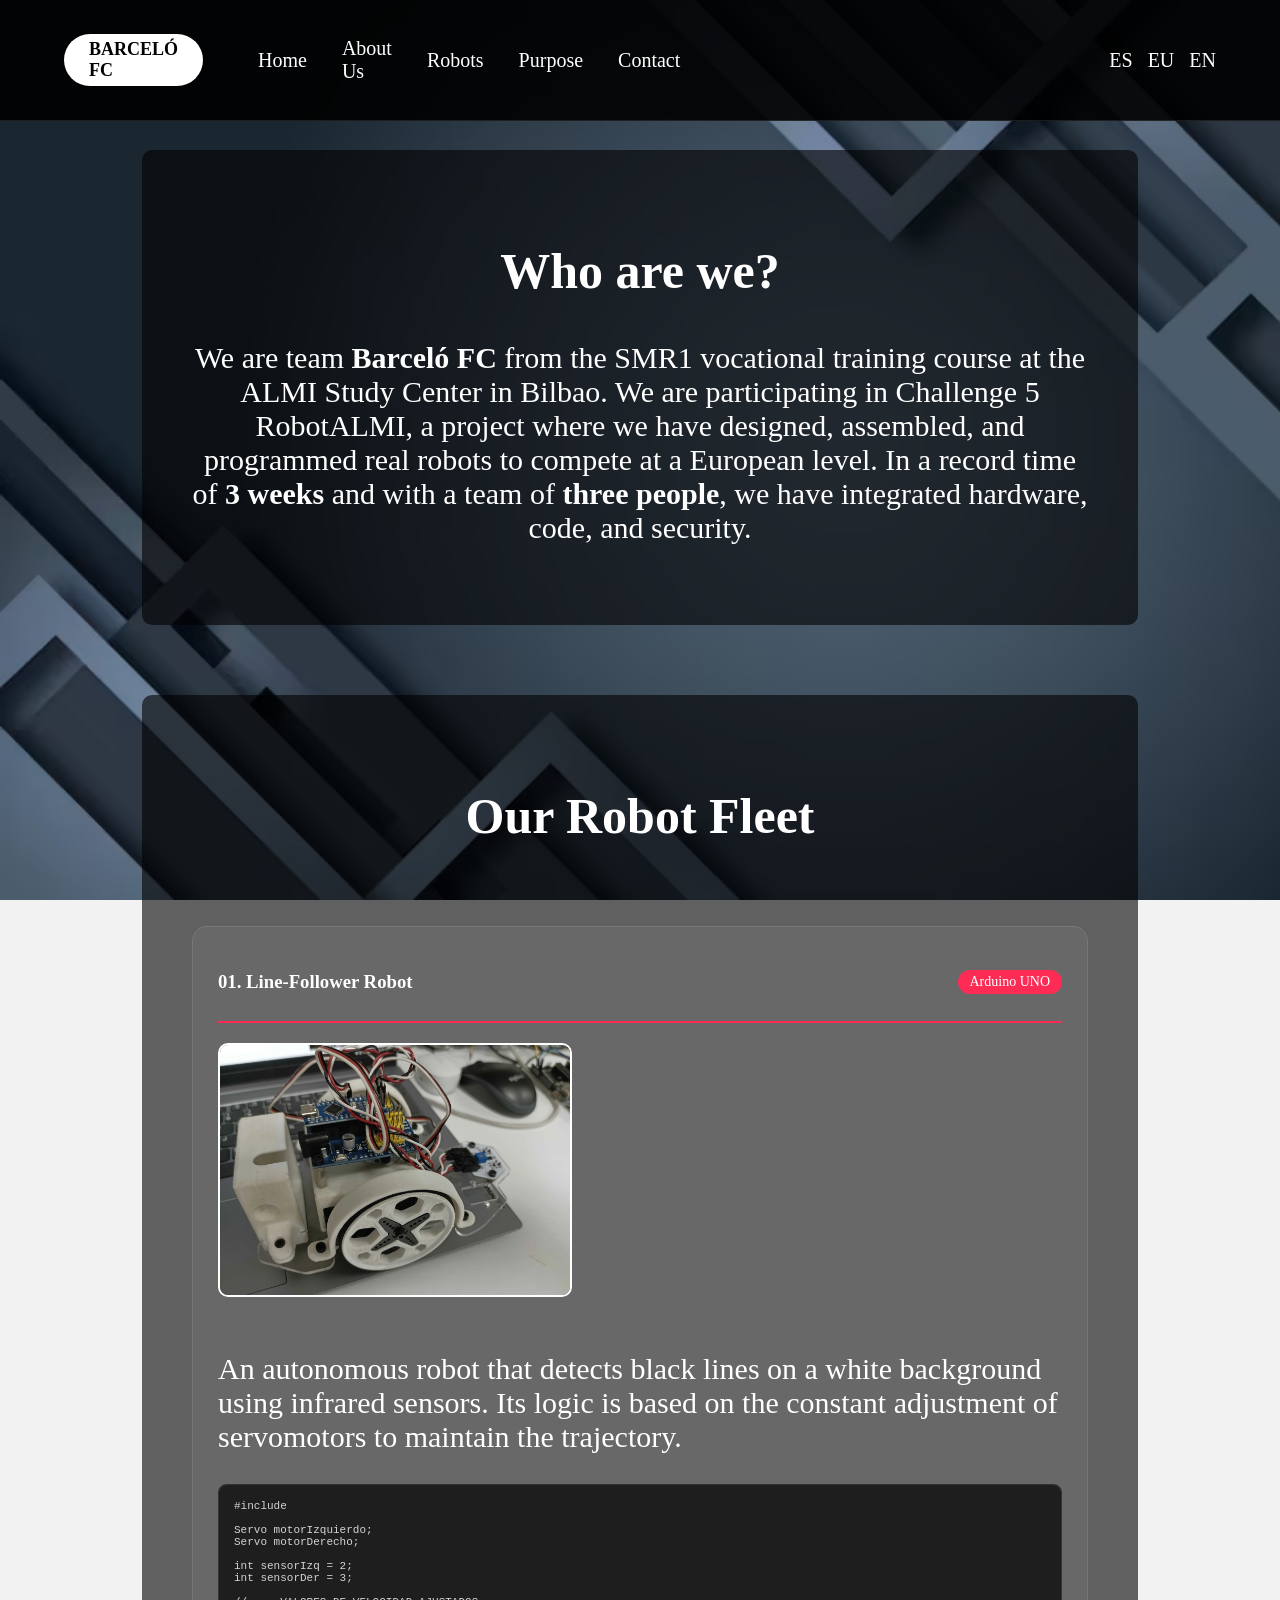
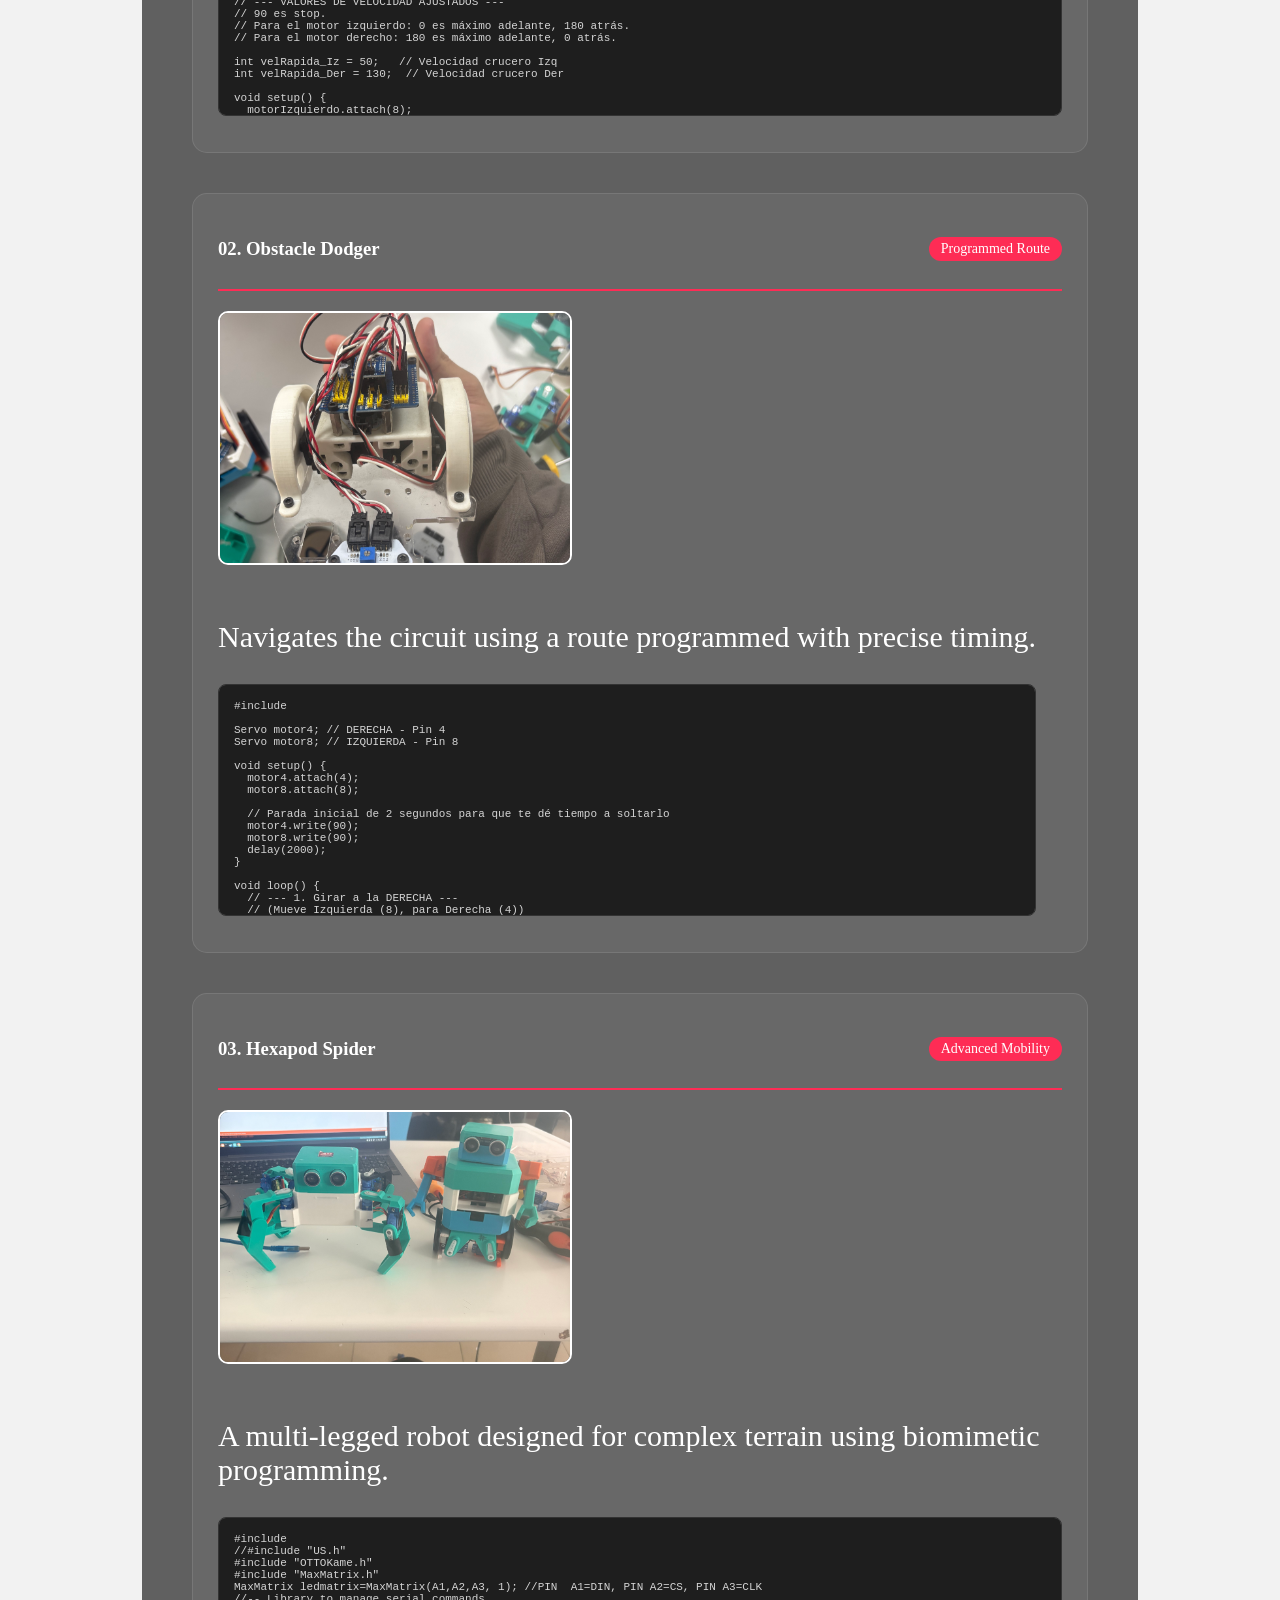
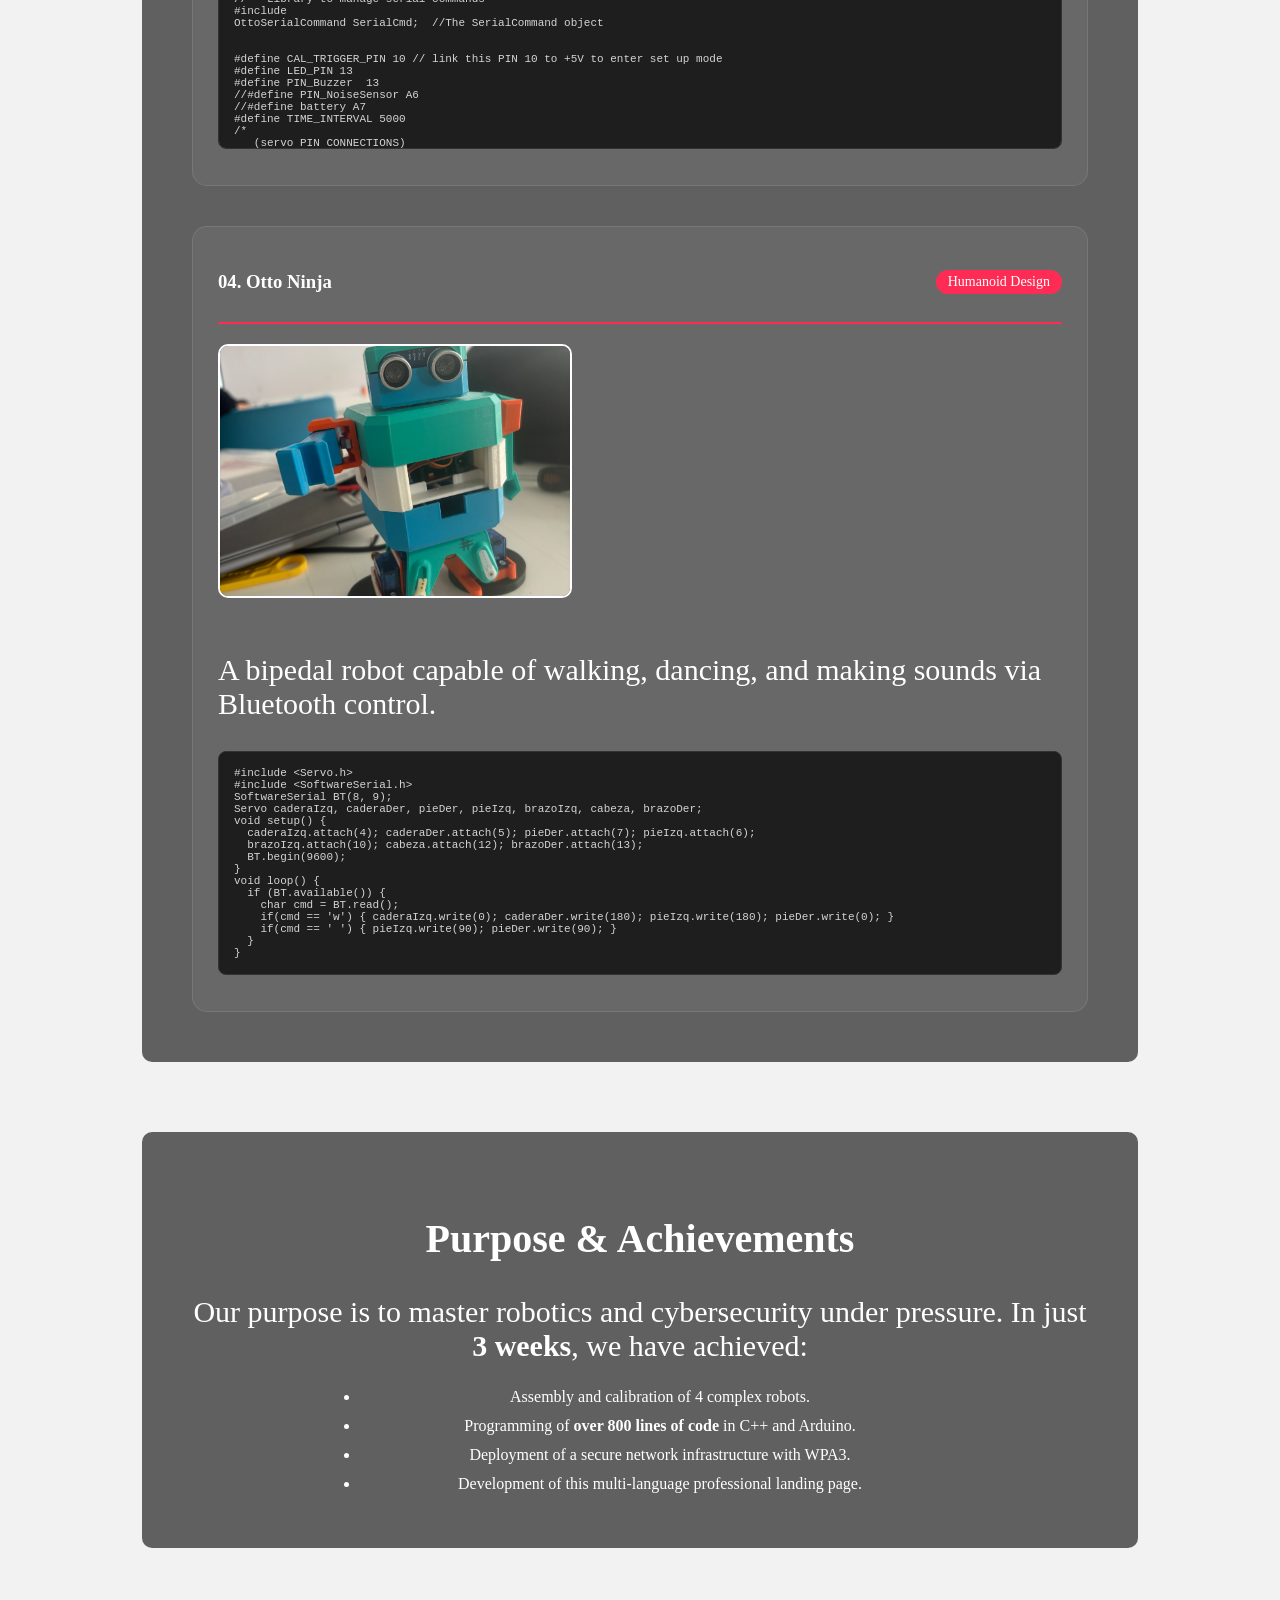
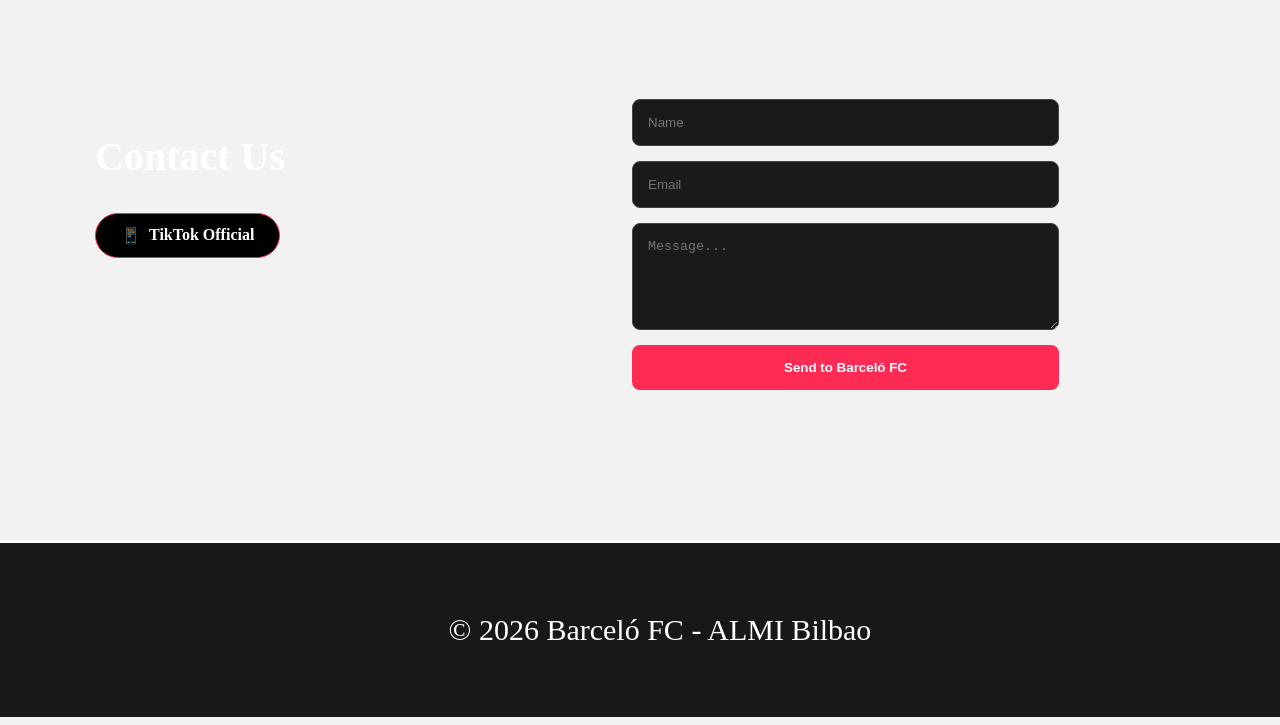
<file: Sobre-NosotrosEN.html>
<!DOCTYPE html>
<html lang="en">
<head>
    <meta charset="UTF-8">
    <meta name="viewport" content="width=device-width, initial-scale=1.0">
    <title>BARCELO FC - RobotALMI</title>
    <link rel="stylesheet" href="css/style.css">
    <link rel="icon" type="image/x-icon" href="images/images.jpeg">
    <style>
        /* Styles for the top bar with integrated title */
        .Indice {
            display: flex;
            justify-content: space-between;
            align-items: center;
            padding: 10px 5%;
            background-color: rgba(0, 0, 0, 0.9);
            position: fixed;
            top: 0;
            width: 90%;
            z-index: 1000;
            border-bottom: 1px solid rgba(255, 255, 255, 0.1);
        }

        .nav-title {
            background-color: white;
            color: black;
            padding: 5px 25px;
            border-radius: 50px;
            font-weight: bold;
            font-size: 18px;
            text-transform: uppercase;
            margin-right: 20px;
        }

        .seccion-izquierda {
            display: flex;
            align-items: center;
            gap: 20px;
        }

        /* Content margin adjustment */
        body {
            padding-top: 80px;
        }

        .contenido {
            margin-bottom: 40px;
        }

        /* Robot Cards */
        .robot-section {
            display: flex;
            flex-direction: column;
            gap: 40px;
        }
        .robot-card {
            background: rgba(255, 255, 255, 0.05);
            border-radius: 15px;
            padding: 25px;
            border: 1px solid rgba(255, 255, 255, 0.1);
            text-align: left;
        }
        .robot-header {
            display: flex;
            justify-content: space-between;
            align-items: center;
            border-bottom: 2px solid #fe2c55;
            padding-bottom: 10px;
            margin-bottom: 20px;
        }
        .robot-flex {
            display: flex;
            gap: 25px;
            flex-wrap: wrap;
        }
        .robot-img-container {
            width: 350px;
            height: 250px;
            border-radius: 10px;
            border: 2px solid white;
            overflow: hidden;
        }
        .robot-img-container img {
            width: 100%;
            height: 100%;
            object-fit: cover;
        }

        .codigo-container {
            background: #1e1e1e;
            color: #d4d4d4;
            padding: 15px;
            border-radius: 8px;
            font-family: monospace;
            font-size: 11px;
            max-height: 200px;
            overflow-y: auto;
            overflow-x: auto;
            border: 1px solid #333;
        }

        .tech-tag {
            background: #fe2c55;
            padding: 4px 12px;
            border-radius: 20px;
            font-size: 14px;
            color: white;
        }

        /* CONTACT SECTION STYLES */
        .contacto-container {
            padding: 80px 5%;
            background: rgba(255, 255, 255, 0.02);
            border-radius: 20px;
            margin: 40px 0;
            display: flex;
            flex-wrap: wrap;
            gap: 50px;
            align-items: flex-start;
        }
        .contacto-info { flex: 1; min-width: 300px; }
        .formulario-contacto { flex: 1; min-width: 300px; display: flex; flex-direction: column; gap: 15px; }
        .formulario-contacto input, .formulario-contacto textarea {
            padding: 15px; border-radius: 8px; border: 1px solid #444; background: #1a1a1a; color: white;
        }
        .formulario-contacto button {
            background: #fe2c55; color: white; border: none; padding: 15px; border-radius: 8px; cursor: pointer; font-weight: bold;
        }
        .tiktok-link {
            display: inline-flex; align-items: center; color: white; text-decoration: none;
            background: #000; padding: 12px 25px; border-radius: 50px; border: 1px solid #fe2c55; font-weight: bold;
        }
    </style>
</head>
<body>
    <!-- NAVIGATION BAR WITH TITLE -->
    <nav class="Indice">
        <div class="seccion-izquierda">
            <div class="nav-title">BARCELÓ FC</div>
            <a href="index3.html">Home</a>
            <a href="#nosotros">About Us</a>
            <a href="Robots3.html">Robots</a>
            <a href="#sistemas">Purpose</a>
            <a href="#Redes">Contact</a>
        </div>
        <div class="paginas">
            <a href="Sobre-Nosotros.html">ES</a>
            <a href="Sobre-NosotrosEUS.html">EU</a>
            <a href="Sobre-NosotrosEN.html">EN</a>                
        </div>
    </nav>

    <!-- ABOUT US -->
    <main class="contenido" id="nosotros">
        <section>
            <h2>Who are we?</h2>
            <p>We are team <b>Barceló FC</b> from the SMR1 vocational training course at the ALMI Study Center in Bilbao. We are participating in Challenge 5 RobotALMI, a project where we have designed, assembled, and programmed real robots to compete at a European level. In a record time of <b>3 weeks</b> and with a team of <b>three people</b>, we have integrated hardware, code, and security.</p>
        </section>
    </main>

    <!-- ROBOT FLEET -->
    <main class="contenido" id="proyectos">
        <section class="robot-section">
            <h2>Our Robot Fleet</h2>

            <!-- Robot 1 -->
            <div class="robot-card">
                <div class="robot-header">
                    <h3>01. Line-Follower Robot</h3>
                    <span class="tech-tag">Arduino UNO</span>
                </div>
                <div class="robot-flex">
                    <div class="robot-img-container">
                        <img src="images/IMG_20260429_083129_458.webp" alt="Line-Follower Robot">
                    </div>
                    <div class="robot-info">
                        <p>An autonomous robot that detects black lines on a white background using infrared sensors. Its logic is based on the constant adjustment of servomotors to maintain the trajectory.</p>
                        <pre class="codigo-container">
#include <Servo.h>

Servo motorIzquierdo; 
Servo motorDerecho;

int sensorIzq = 2;
int sensorDer = 3;

// --- VALORES DE VELOCIDAD AJUSTADOS ---
// 90 es stop. 
// Para el motor izquierdo: 0 es máximo adelante, 180 atrás.
// Para el motor derecho: 180 es máximo adelante, 0 atrás.

int velRapida_Iz = 50;   // Velocidad crucero Izq
int velRapida_Der = 130;  // Velocidad crucero Der

void setup() {
  motorIzquierdo.attach(8);
  motorDerecho.attach(4);
  pinMode(sensorIzq, INPUT);
  pinMode(sensorDer, INPUT);

  // Parada de seguridad al empezar
  motorIzquierdo.write(90);
  motorDerecho.write(90);
}

void loop() {
  int lecturaIzq = digitalRead(sensorIzq);
  int lecturaDer = digitalRead(sensorDer);

  // --- LÓGICA: NEGRO = SEGURO (Moverse) | BLANCO = INSEGURO (Corregir) ---

  if (lecturaIzq == LOW && lecturaDer == LOW) {
    // AMBOS EN NEGRO: ¡Gas!
    motorIzquierdo.write(velRapida_Iz);
    motorDerecho.write(velRapida_Der); 
  } 
  else if (lecturaIzq == HIGH && lecturaDer == LOW) {
    // IZQUIERDA EN BLANCO: El negro está a la derecha. 
    // Giramos suave a la derecha: movemos la rueda izq y paramos la der.
    motorIzquierdo.write(velRapida_Iz); 
    motorDerecho.write(90); 
  } 
  else if (lecturaIzq == LOW && lecturaDer == HIGH) {
    // DERECHA EN BLANCO: El negro está a la izquierda.
    // Giramos suave a la izquierda: paramos la izq y movemos la der.
    motorIzquierdo.write(90); 
    motorDerecho.write(velRapida_Der);
  }
  else {
    // AMBOS EN BLANCO: Se ha salido del todo.
    // Pequeño giro de rescate para buscar el negro.
    motorIzquierdo.write(70); 
    motorDerecho.write(70); 
  }
}</pre>
                    </div>
                </div>
            </div>

            <!-- Robot 2 -->
            <div class="robot-card">
                <div class="robot-header">
                    <h3>02. Obstacle Dodger</h3>
                    <span class="tech-tag">Programmed Route</span>
                </div>
                <div class="robot-flex">
                    <div class="robot-img-container">
                        <img src="images/IMG_3566.jpeg" alt="Obstacle Robot">
                    </div>
                    <div class="robot-info">
                        <p>Navigates the circuit using a route programmed with precise timing.</p>
                        <pre class="codigo-container">
#include <Servo.h>

Servo motor4; // DERECHA - Pin 4
Servo motor8; // IZQUIERDA - Pin 8

void setup() { 
  motor4.attach(4);
  motor8.attach(8);
  
  // Parada inicial de 2 segundos para que te dé tiempo a soltarlo
  motor4.write(90);
  motor8.write(90);
  delay(2000);
}

void loop() {
  // --- 1. Girar a la DERECHA ---
  // (Mueve Izquierda (8), para Derecha (4))
  motor4.write(90);   // Pin 4: PARADO
  motor8.write(0);    // Pin 8: ADELANTE (Sustituye al -180)
  delay(400);

  // --- 2. Ir RECTO ---
  motor4.write(180);  // Pin 4: ADELANTE
  motor8.write(0);    // Pin 8: ADELANTE
  delay(6500);

  // --- 3. Girar a la IZQUIERDA ---
  // (Para Izquierda (8), mueve Derecha (4))
  motor4.write(180);  // Pin 4: ADELANTE
  motor8.write(90);   // Pin 8: PARADO
  delay(850);

  // --- 4. Ir RECTO ---
  motor4.write(180);
  motor8.write(0);
  delay(7000);

  // --- 5. Girar a la DERECHA ---
  motor4.write(90);
  motor8.write(0);
  delay(1050);

  // --- 6. Ir RECTO ---
  motor4.write(180);
  motor8.write(0);
  delay(8500);

  // --- 7. Girar a la IZQUIERDA ---
  motor4.write(180);
  motor8.write(90);
  delay(900);

  // --- 8. Ir RECTO ---
  motor4.write(180);
  motor8.write(0);
  delay(6000);

  // --- 9. Girar a la DERECHA ---
  motor4.write(90);
  motor8.write(0);
  delay(500);

  // --- 10. Ir RECTO ---
  motor4.write(180);
  motor8.write(0);
  delay(5000);

  // Al finalizar la ruta, se detiene para no repetir en bucle loco
  motor4.write(90);
  motor8.write(90);
  while(true); 
}</pre>
                    </div>
                </div>
            </div>

            <!-- Robot 3: SPIDER (Full Code) -->
            <div class="robot-card">
                <div class="robot-header">
                    <h3>03. Hexapod Spider</h3>
                    <span class="tech-tag">Advanced Mobility</span>
                </div>
                <div class="robot-flex">
                    <div class="robot-img-container">
                        <img src="images/IMG_3208.jpeg" alt="Spider Robot">
                    </div>
                    <div class="robot-info">
                        <p>A multi-legged robot designed for complex terrain using biomimetic programming.</p>
                        <pre class="codigo-container">
#include <setjmp.h>
//#include "US.h"
#include "OTTOKame.h"
#include "MaxMatrix.h"
MaxMatrix ledmatrix=MaxMatrix(A1,A2,A3, 1); //PIN  A1=DIN, PIN A2=CS, PIN A3=CLK
//-- Library to manage serial commands
#include <OttoSerialCommand.h>
OttoSerialCommand SerialCmd;  //The SerialCommand object


#define CAL_TRIGGER_PIN 10 // link this PIN 10 to +5V to enter set up mode
#define LED_PIN 13
#define PIN_Buzzer  13
//#define PIN_NoiseSensor A6
//#define battery A7
#define TIME_INTERVAL 5000
/*
   (servo PIN CONNECTIONS)
   __________ __________ _________________
  |(pin9)_____)(pin8)  (pin2)(______(pin3)|
  |__|       |left FRONT right|        |__|
             |                |
             |                |
             |                |
   _________ |                | __________
  |(pin7)_____)(pin6)__(pin4)(______(pin5)|
  |__|                                 |__|
  
ULTRASONIC PIN_Trigger 12
ULTRASONIC PIN_Echo    11
BUZZER PIN 13
*/
MiniKame robot;
bool obstacleDetected = false;
int T=1000;              //Initial duration of movement
int moveId=0;            //Number of movement
int modeId=0;            //Number of mode
int moveSize=15;         //Asociated with the height of some movements
bool auto_mode = false;
bool random_walk = false;
bool stopSerial = false;
unsigned long cur_time, prev_serial_data_time, perv_sensor_time;
char cmd = 's';
static char prev_cmd = '.';
const char programID[]="Otto_KAME7"; //Each program will have a ID
jmp_buf jump_env;
int randomDance=0;
//---------------------------------------------------------
//-- Otto has 5 modes:
//--    * MODE = 0: Otto is awaiting  
//--    * MODE = 1: Dancing mode!  
//--    * MODE = 2: Obstacle detector mode  
//--    * MODE = 3: Noise detector mode   
//--    * MODE = 4: OttoPAD or any Teleoperation mode (listening SerialPort). 
//---------------------------------------------------------
volatile int MODE=4; //State of Otto in the principal state machine. 

void setup() {
  
  //Serial communication initialization
  Serial.begin(9600);  
  // set up Matrix display
  ledmatrix.init();
  ledmatrix.setIntensity(1);

  randomSeed(analogRead(A6));
  //
  robot.init(PIN_Buzzer);
  delay(2000);
  //MY servo 2 needed to be reversed so we do it here after the init 
  //robot.reverseServo(0);
  //robot.reverseServo(1);
  robot.reverseServo(2);
  //robot.reverseServo(3);
  //robot.reverseServo(4);
  //robot.reverseServo(5);
  //robot.reverseServo(6);
  //robot.reverseServo(7);
  { //begin:  servo calibrating if PIN 10 is HIGH
    bool state = true;
    pinMode(CAL_TRIGGER_PIN, OUTPUT);
    digitalWrite(CAL_TRIGGER_PIN, 0);
    pinMode(CAL_TRIGGER_PIN, INPUT);
    while (digitalRead(CAL_TRIGGER_PIN)) {
       robot.home();//Otto HOME position
      digitalWrite(LED_PIN, 1); // on calibrating SOUND BUZZER, sounds every 2 seconds
      delay(100);
      digitalWrite(LED_PIN, 0); // off calibrating STOP BUZZER
      delay(2000);
      robot.refresh();
      state = !state;
    }
    digitalWrite(LED_PIN, 0); // off calibrating STOP BUZZER
  }//end:
  perv_sensor_time = prev_serial_data_time = millis();
  //robot.run();
  //robot.turnL();
  //robot.turnR();
  //robot.pushUp();
  //robot.upDown();
  //robot.dance();
  //robot.frontBack();
  //robot.moonwalkL();
  //robot.omniWalk();
  //robot.hello();
  //robot.jump();
  // Animation Uuuuuh - A little moment of initial surprise
 //-----
  for(int i=0; i<2; i++){
      for (int i=0;i<8;i++){  
        robot.putAnimationMouth(littleUuh,i);
        delay(150);
      }
  }
    //Smile for a happy Otto :)
    robot.putMouth(smile);
    robot.sing(S_happy);
    delay(200);  

    //Setup callbacks for SerialCommand commands 
  SerialCmd.addCommand("S", receiveStop);      //  sendAck & sendFinalAck
  SerialCmd.addCommand("L", receiveLED);       //  sendAck & sendFinalAck
  SerialCmd.addCommand("M", receiveMovement);  //  sendAck & sendFinalAck
  SerialCmd.addCommand("H", receiveGesture);   //  sendAck & sendFinalAck
  SerialCmd.addCommand("K", receiveSing);      //  sendAck & sendFinalAck
  SerialCmd.addCommand("D", requestDistance);
  //SCmd.addCommand("B", requestBattery);   // 
  SerialCmd.addCommand("I", requestProgramId);
  SerialCmd.addCommand("J", requestMode);
  SerialCmd.addDefaultHandler(receiveStop);
}
///////////////////////////////////////////////////////////////////
//-- Principal Loop ---------------------------------------------//
///////////////////////////////////////////////////////////////////
void loop() {

 if (Serial.available()>0 && MODE!=4){
    SerialCmd.readSerial();  
    //MODE=4;
    robot.putMouth(happyOpen);
  }
  
    switch (MODE) {

      //-- MODE 0 - Otto is awaiting
      //---------------------------------------------------------
      case 0:
      

        break;
      

      //-- MODE 1 - Dance Mode!
      //---------------------------------------------------------
      case 1:
        randomDance=random(5,15); //5,20
       if (randomDance == 5) randomDance = 6;
        robot.putMouth(random(10,21));
        robot.home();//Otto stop
        pause(750);
        gaits(randomDance);
        
        pause(8000);
        break;


      //-- MODE 2 - Obstacle detector mode
      //---------------------------------------------------------
      case 2:
       robot.run(0); //Otto walk straight
            //robot.refresh();
            robot.putMouth(smile);
            pause(500);
            obstacleDetector();
            pause(500);
            
        if(obstacleDetected){

             robot.home();//Otto stop
             robot.putMouth(bigSurprise);
             pause(3000);
             robot.putMouth(xMouth);
             robot.run(1); //Otto walk back
             pause(3000);
             robot.putMouth(sad);
             robot.home();//Otto stop
             pause(3000);
             robot.turnL(1, 550);
             pause(3000);
             obstacleDetector();
        }

          robot.refresh();
        break;


      //-- MODE 3 - Noise detector mode
      //---------------------------------------------------------  
      case 3:
       
        
        break;
        

      //-- MODE 4 - OttoPAD or any Teleoperation mode (listening SerialPort) 
      //---------------------------------------------------------
      case 4:

        SerialCmd.readSerial();
        
        //If Otto is moving yet
        if (robot.getRestState()==false){  
          //move(moveId);
         
          gaits(moveId);
        }

         
          
       robot.refresh();
      
        break;      


      default:
          MODE=0;
          break;
    }

}
//////////////////////////////////////////////////////////////////////////
void  gaits(int cmd) 
{
  
  bool manualMode = false;
    
    bool taken = true;
    if (prev_cmd == cmd) return;

    switch (cmd) 
    {
      case 1:
      //MiniKame::run(int dir, float steps, float T) 
        robot.run(0);
        break;
      case 2:
        robot.run(1);
        break;
      case 3:
        robot.turnL(1, 550);
        break;
      case 4:
        robot.turnR(1, 550);
        break;
      case 5:
        robot.home();
        break;
      case 6:
        robot.pushUp();
        break;
      case 7:
        robot.upDown();
        break;
      case 8:
        robot.waveHAND();
        break;
      case 9:
        robot.Hide();
        break;
      case 10:
        robot.omniWalk(true);
        break;
      case 11:
        robot.omniWalk(false);
        break;
      case 12:
        robot.dance(1, 1000);
        break;
      case 13:
       robot.frontBack(1, 750);
        break;
      case 14:
       robot.jump();
        break;
        case 15:
       robot.scared();
        break;

      default:
        taken = false;
        manualMode = true;
    }
     if(!manualMode){
    sendFinalAck();

  }
  if (taken) prev_cmd = cmd;
  return taken;
}
////////////////////////////////////////////////////////////////////
void pause(int period) 
  {
    long timeout = millis() + period;
    do 
      {
      robot.refresh();
    } 
    while (millis() <= timeout);
  }
///////////////////////////////////////////////////////////////////
//-- Functions --------------------------------------------------//
///////////////////////////////////////////////////////////////////

//-- Function to read distance sensor & to actualize obstacleDetected variable
void obstacleDetector(){

   int distance = robot.getDistance();

        if(distance<15){
          obstacleDetected = true;
        }else{
          obstacleDetected = false;
        }
}
//-- Function to receive Stop command.
void receiveStop(){

    sendAck();
    robot.home();
    prev_cmd  = '.';
    sendFinalAck();

}
//-- Function to send Ack comand (A)
void sendAck(){

  delay(30);

  Serial.print(F("&&"));
  Serial.print(F("A"));
  Serial.println(F("%%"));
  Serial.flush();
}


//-- Function to send final Ack comand (F)
void sendFinalAck(){

  delay(30);

  Serial.print(F("&&"));
  Serial.print(F("F"));
  Serial.println(F("%%"));
  Serial.flush();
}
//-- Function to receive movement commands
void receiveMovement(){
    sendAck();
    
    if (robot.getRestState()==true){
        robot.setRestState(false);
    }

    robot.clearMouth();
    //Definition of Movement Bluetooth commands
    //M  MoveID  T   MoveSize  
    char *arg; 
    arg = SerialCmd.next(); 
    if (arg != NULL) {
      moveId=atoi(arg);
      robot.putMouth(smile);
      }
    else{
      robot.putMouth(xMouth); // bad command
      delay(2000);
      robot.clearMouth();
      moveId=0; //stop
    }
    
    arg = SerialCmd.next(); 
    if (arg != NULL) {T=atoi(arg);}
    else{
      T=1000;
    }

    arg = SerialCmd.next(); 
    if (arg != NULL) {moveSize=atoi(arg);}
    else{
      moveSize =15;
    }
}
//-- Function to receive LED commands
void receiveLED(){  

    //sendAck & stop if necessary
    sendAck();
    robot.home();

    //Examples of receiveLED Bluetooth commands
    //L 000000001000010100100011000000000
    //L 001111111111111111111111111111111 (todos los LED encendidos)
    unsigned long int matrix;
    char *arg;
    char *endstr;
    arg=SerialCmd.next();
    //Serial.println (arg);
    if (arg != NULL) {
      matrix=strtoul(arg,&endstr,2);    // Converts a char string to unsigned long integer
      robot.putMouth(matrix,false);
    }else{
      robot.putMouth(xMouth); // bad command
      delay(2000);
      robot.clearMouth();
    }

    sendFinalAck();

}
//-- Function to receive sing commands
void receiveSing() {
  //sendAck & stop if necessary
  sendAck();
   robot.home();

  //Definition of Sing Bluetooth commands
  //K  SingID
  int sing = 0;
  char *arg;
  arg = SerialCmd.next();
  if (arg != NULL) sing = atoi(arg);
  else  {
  robot.putMouth(xMouth); // bad command   
  delay(2000); // 
  robot.clearMouth();
  }
  

  switch (sing) {
    case 1: //K 1
      robot.sing(S_connection);
      break;
    case 2: //K 2
      robot.sing(S_disconnection);
      break;
    case 3: //K 3
      robot.sing(S_surprise);
      break;
    case 4: //K 4
      robot.sing(S_OhOoh);
      break;
    case 5: //K 5
      robot.sing(S_OhOoh2);
      break;
    case 6: //K 6
      robot.sing(S_cuddly);
      break;
    case 7: //K 7
      robot.sing(S_sleeping);
      break;
    case 8: //K 8
      robot.sing(S_happy);
      break;
    case 9: //K 9
      robot.sing(S_superHappy);
      break;
    case 10: //K 10
      robot.sing(S_happy_short);
      break;
    case 11: //K 11
      robot.sing(S_sad);
      break;
    case 12: //K 12
      robot.sing(S_confused);
      break;
    case 13: //K 13
      robot.sing(S_fart1);
      break;
    case 14: //K 14
      robot.sing(S_fart2);
      break;
    case 15: //K 15
      robot.sing(S_fart3);
      break;
    case 16: //K 16
      robot.sing(S_mode1);
      break;
    case 17: //K 17
      robot.sing(S_mode2);
      break;
    case 18: //K 18
      robot.sing(S_mode3);
      break;
    case 19: //K 19
      robot.sing(S_buttonPushed);
      break;
    default:
      break;
  }
  sendFinalAck();
}

//-- Function to send ultrasonic sensor measure (distance in "cm")
void requestDistance(){

    robot.home();  //stop if necessary  

    int distance = robot.getDistance();
    Serial.print(F("&&"));
    Serial.print(F("D "));
    Serial.print(distance);
    Serial.println(F("%%"));
    Serial.flush();
}
//-- Function to send battery voltage percent
void requestBattery(){

    robot.home();  //stop if necessary

    //The first read of the batery is often a wrong reading, so we will discard this value. 
    double batteryLevel = robot.getBatteryLevel();

    Serial.print(F("&&"));
    Serial.print(F("B "));
    Serial.print(batteryLevel);
    Serial.println(F("%%"));
    Serial.flush();
}


//-- Function to send program ID
void requestProgramId(){

    robot.home();   //stop if necessary

    Serial.print(F("&&"));
    Serial.print(F("I "));
    Serial.print(programID);
    Serial.println(F("%%"));
    Serial.flush();
}
//-- Function to receive mode selection.
void requestMode(){

    sendAck();
    robot.home();
    //Definition of Mode Bluetooth commands
    //J ModeID    
    char *arg; 
    arg = SerialCmd.next(); 
    if (arg != NULL) 
    {
      modeId=atoi(arg);
      robot.putMouth(heart);
      delay(1000);
      robot.clearMouth();
      }
    else{
      robot.putMouth(xMouth); // bad command
      delay(2000);
      robot.clearMouth();
      modeId=0; //stop
    }
switch (modeId) {
      case 0: //
        MODE = 0;
        break;
      case 1: //
        MODE = 1;
        robot.sing(S_mode1);
        robot.putMouth(one);
        delay(1000);
    delay(200);
        break;
        case 2: //
        MODE = 2;
        robot.sing(S_mode2);
        robot.putMouth(two);
        delay(1000);
        break;
        case 3: //
        MODE = 3;
        robot.sing(S_mode3);
        robot.putMouth(three);
        delay(1000);        
        break;
        case 4: //
        robot.sing(S_mode1);
        robot.putMouth(four);
        delay(1000);       
        MODE = 4;
        break;
     default:
        MODE = 0;
        break;
   }
sendFinalAck();
robot.clearMouth();
robot.putMouth(smile);

}
 
//-- Function to receive gesture commands
void receiveGesture(){

    //sendAck & stop if necessary
    sendAck();
    robot.home(); 

    //Definition of Gesture Bluetooth commands
    //H  GestureID  
    int gesture = 0;
    char *arg; 
    arg = SerialCmd.next(); 
    if (arg != NULL) {gesture=atoi(arg);}
    else 
    {
      robot.putMouth(xMouth);
      delay(2000);
      robot.clearMouth();
    }

    switch (gesture) {
      case 1: //H 1 
        robot.playGesture(OttoHappy);
        break;
      case 2: //H 2 
        robot.playGesture(OttoSuperHappy);
        break;
      case 3: //H 3 
        robot.playGesture(OttoSad);
        break;
      
      case 7: //H 7 
        robot.playGesture(OttoLove);
        break;   
      
        
      default:
        break;
    }

    sendFinalAck();
}
</pre>
                    </div>
                </div>
            </div>

            <!-- Robot 4: OTTO NINJA (Full Code) -->
            <div class="robot-card">
                <div class="robot-header">
                    <h3>04. Otto Ninja</h3>
                    <span class="tech-tag">Humanoid Design</span>
                </div>
                <div class="robot-flex">
                    <div class="robot-img-container">
                        <img src="images/IMG_3173.jpeg" alt="Otto Ninja Robot">
                    </div>
                    <div class="robot-info">
                        <p>A bipedal robot capable of walking, dancing, and making sounds via Bluetooth control.</p>
                        <pre class="codigo-container">
#include &lt;Servo.h&gt;
#include &lt;SoftwareSerial.h&gt;
SoftwareSerial BT(8, 9);
Servo caderaIzq, caderaDer, pieDer, pieIzq, brazoIzq, cabeza, brazoDer;
void setup() {
  caderaIzq.attach(4); caderaDer.attach(5); pieDer.attach(7); pieIzq.attach(6);
  brazoIzq.attach(10); cabeza.attach(12); brazoDer.attach(13);
  BT.begin(9600);
}
void loop() {
  if (BT.available()) {
    char cmd = BT.read();
    if(cmd == 'w') { caderaIzq.write(0); caderaDer.write(180); pieIzq.write(180); pieDer.write(0); }
    if(cmd == ' ') { pieIzq.write(90); pieDer.write(90); }
  }
}</pre>
                    </div>
                </div>
            </div>

        </section>
    </main>

    <!-- PURPOSE SECTION -->
    <main class="contenido" id="sistemas">
        <section>
            <h2 style="text-align: center; font-size: 2.5rem;">Purpose & Achievements</h2>
            <p style="text-align: center; margin-bottom: 20px;">Our purpose is to master robotics and cybersecurity under pressure. In just <b>3 weeks</b>, we have achieved:</p>
            <ul style="max-width: 600px; margin: 0 auto; line-height: 1.8;">
                <li>Assembly and calibration of 4 complex robots.</li>
                <li>Programming of <b>over 800 lines of code</b> in C++ and Arduino.</li>
                <li>Deployment of a secure network infrastructure with WPA3.</li>
                <li>Development of this multi-language professional landing page.</li>
            </ul>
        </section>
    </main>

    <!-- CONTACT SECTION -->
    <section id="Redes" class="contacto-container">
        <div class="contacto-info">
            <h2 style="font-size: 2.5rem; color: white;">Contact Us</h2>
            <div class="redes-sociales">
                <a href="https://www.tiktok.com/@barcelofc.23" target="_blank" class="tiktok-link">
                    <span style="margin-right: 8px;">📱</span> TikTok Official
                </a>
            </div>
        </div>
        <form class="formulario-contacto" action="mailto:barcelofc89@gmail.com" method="post" enctype="text/plain">
            <input type="text" name="name" placeholder="Name" required>
            <input type="email" name="email" placeholder="Email" required>
            <textarea name="message" placeholder="Message..." rows="5" required></textarea>
            <button type="submit">Send to Barceló FC</button>
        </form>
    </section>

    <footer class="PiePagina">
        <div class="footer-content" style="text-align: center; padding: 20px;">
            <p>&copy; 2026 Barceló FC - ALMI Bilbao</p>
        </div>
    </footer>
</body>
</html>
</file>
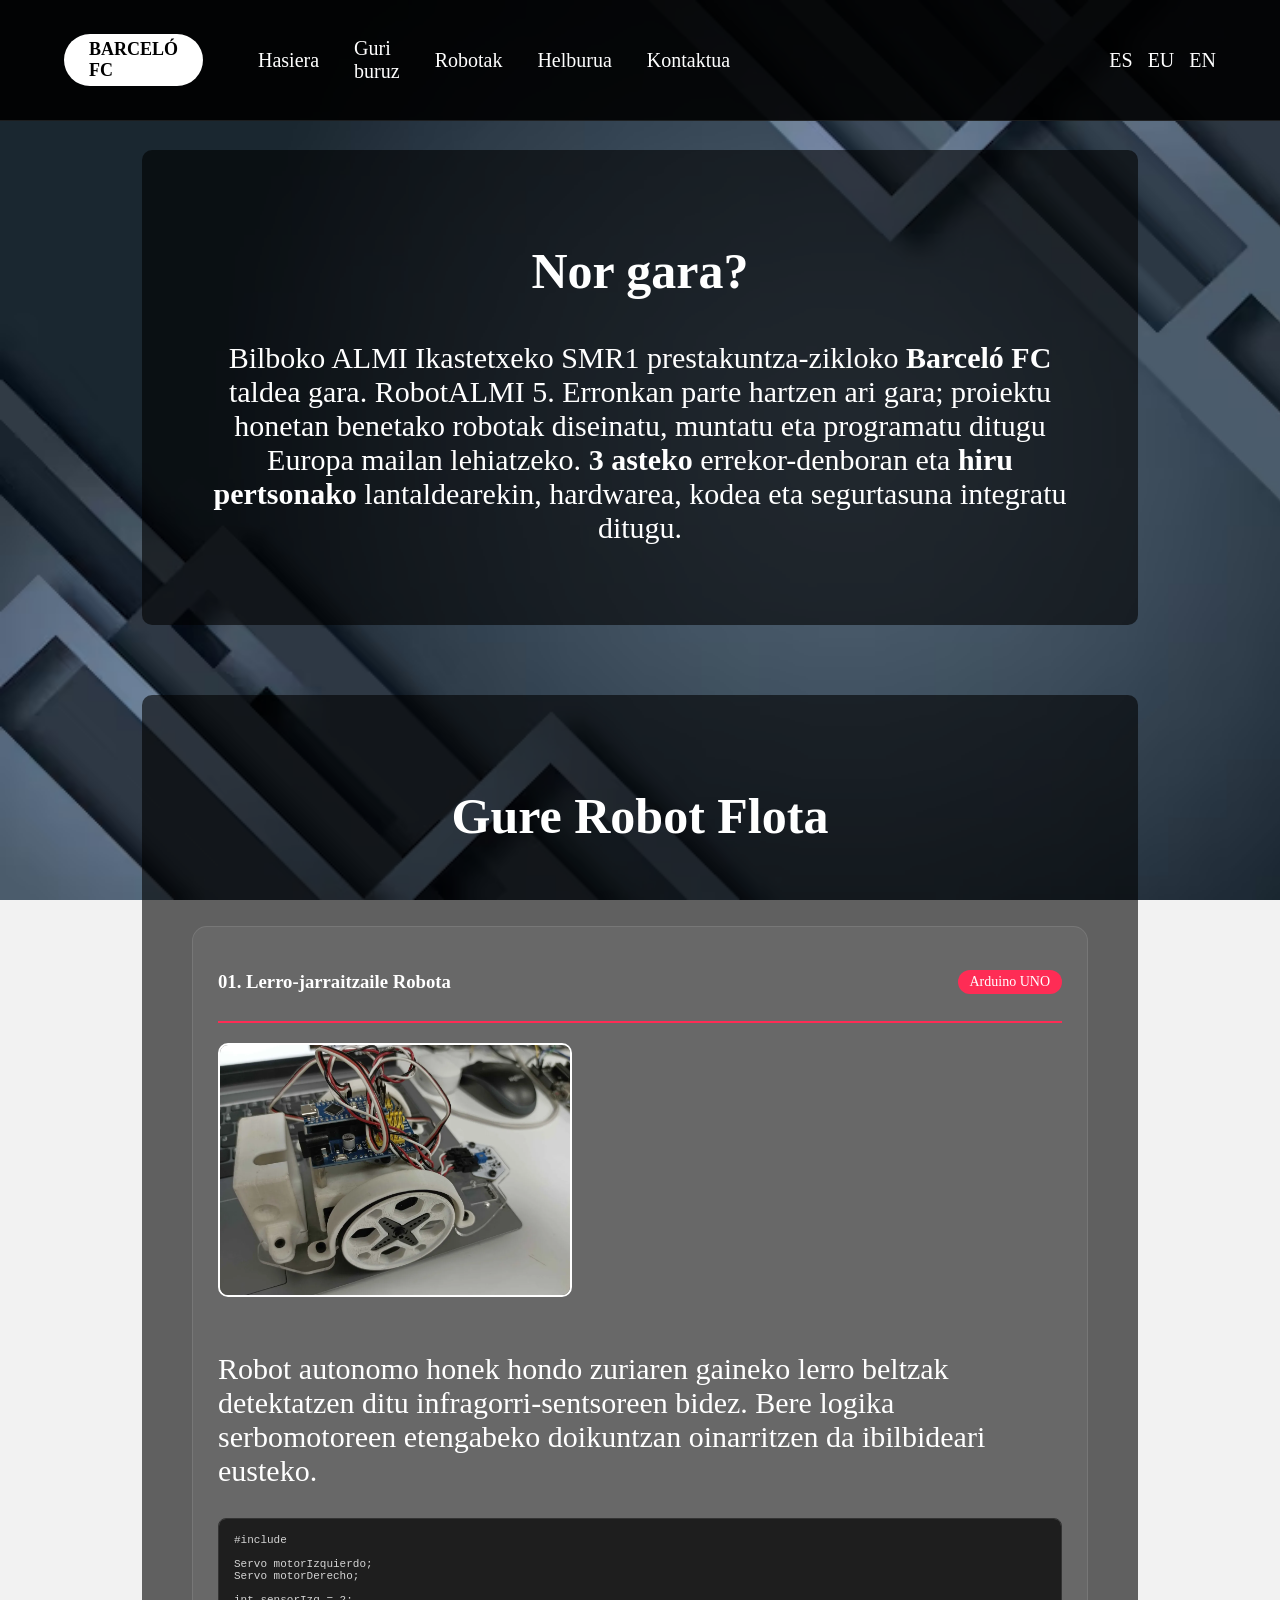
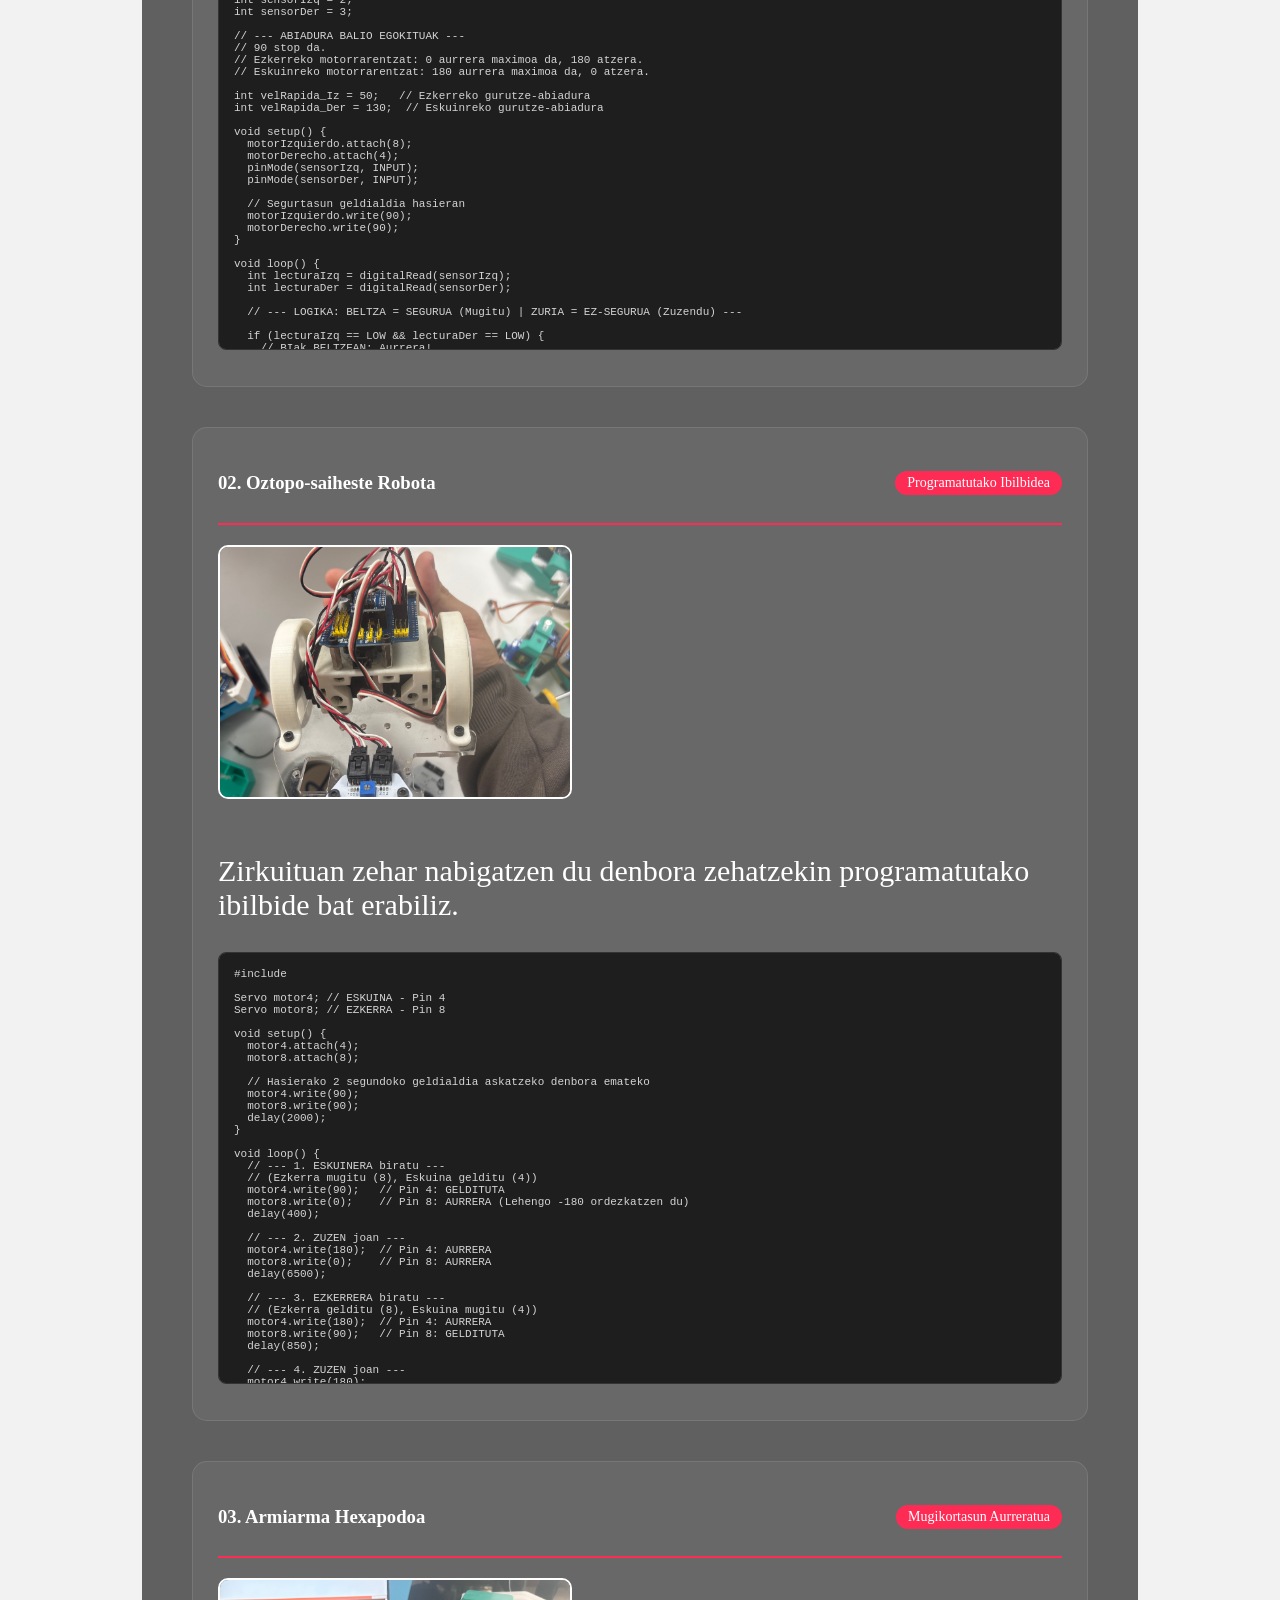
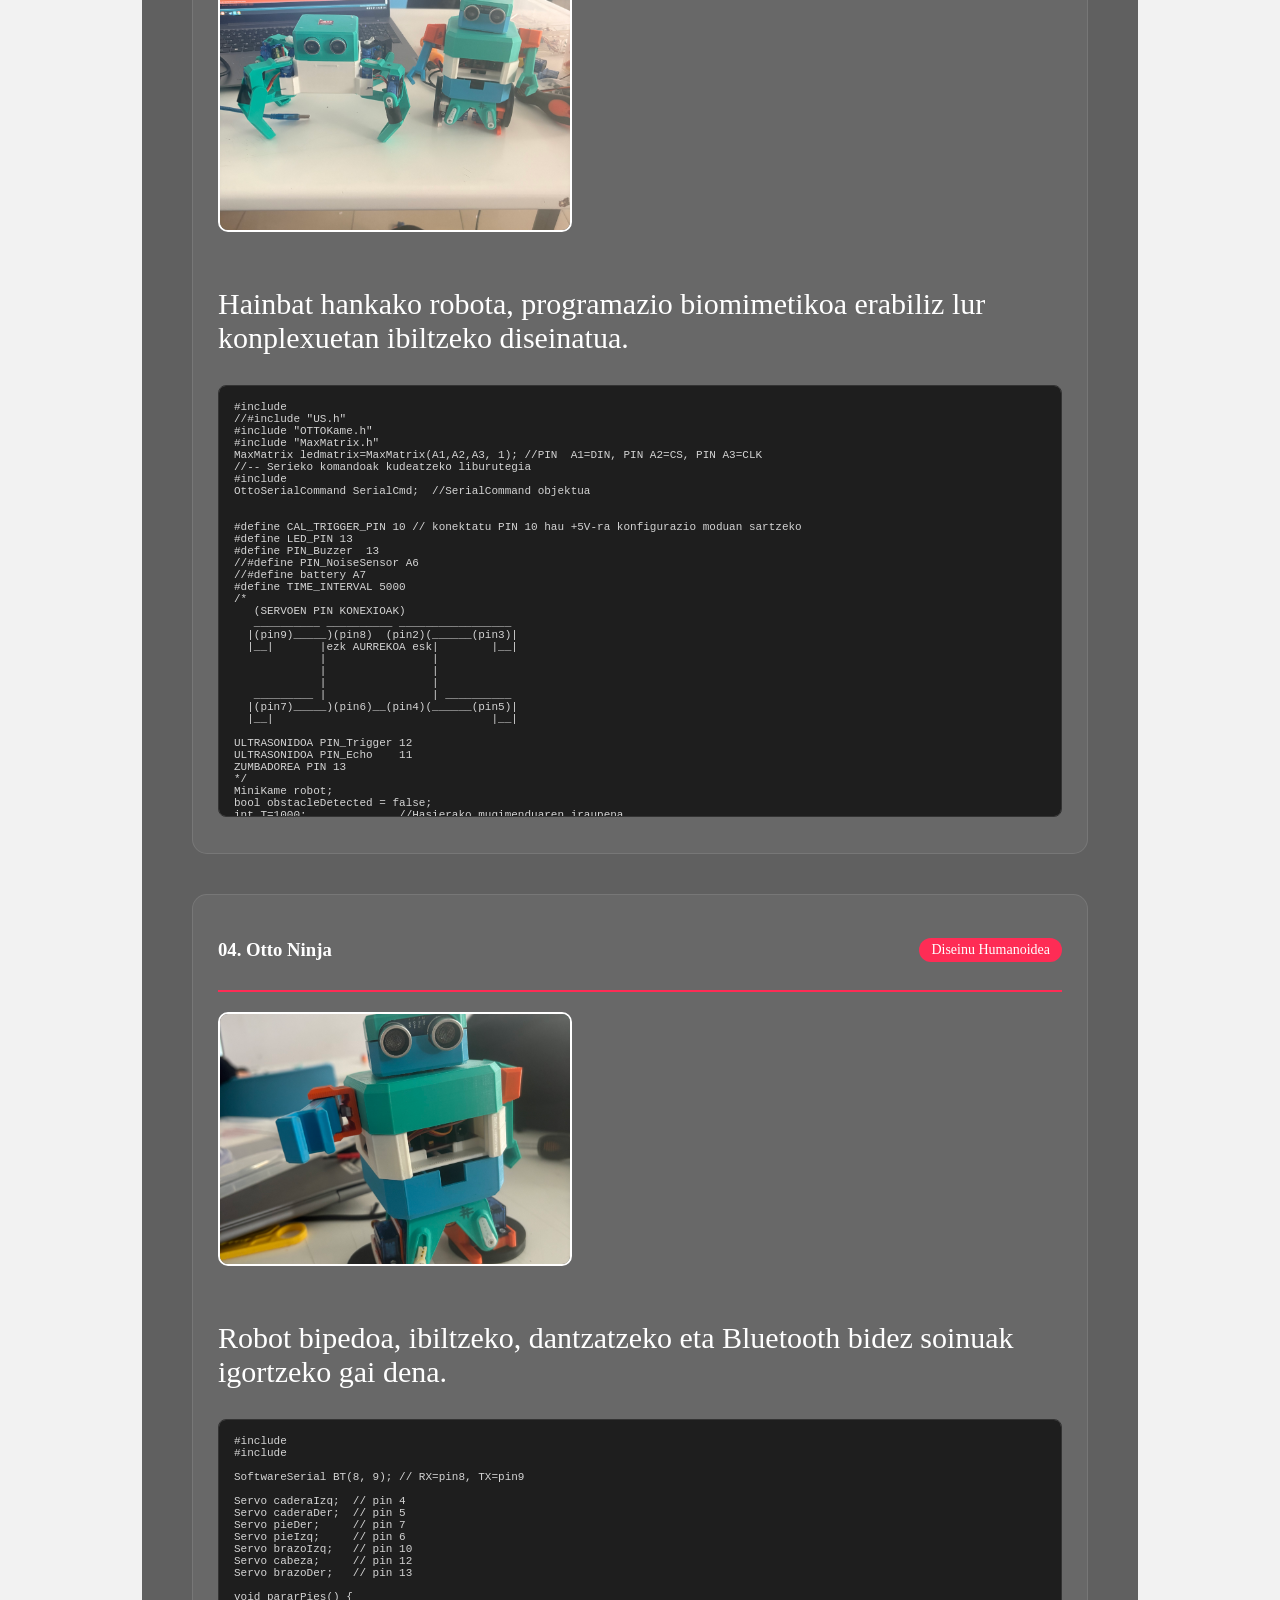
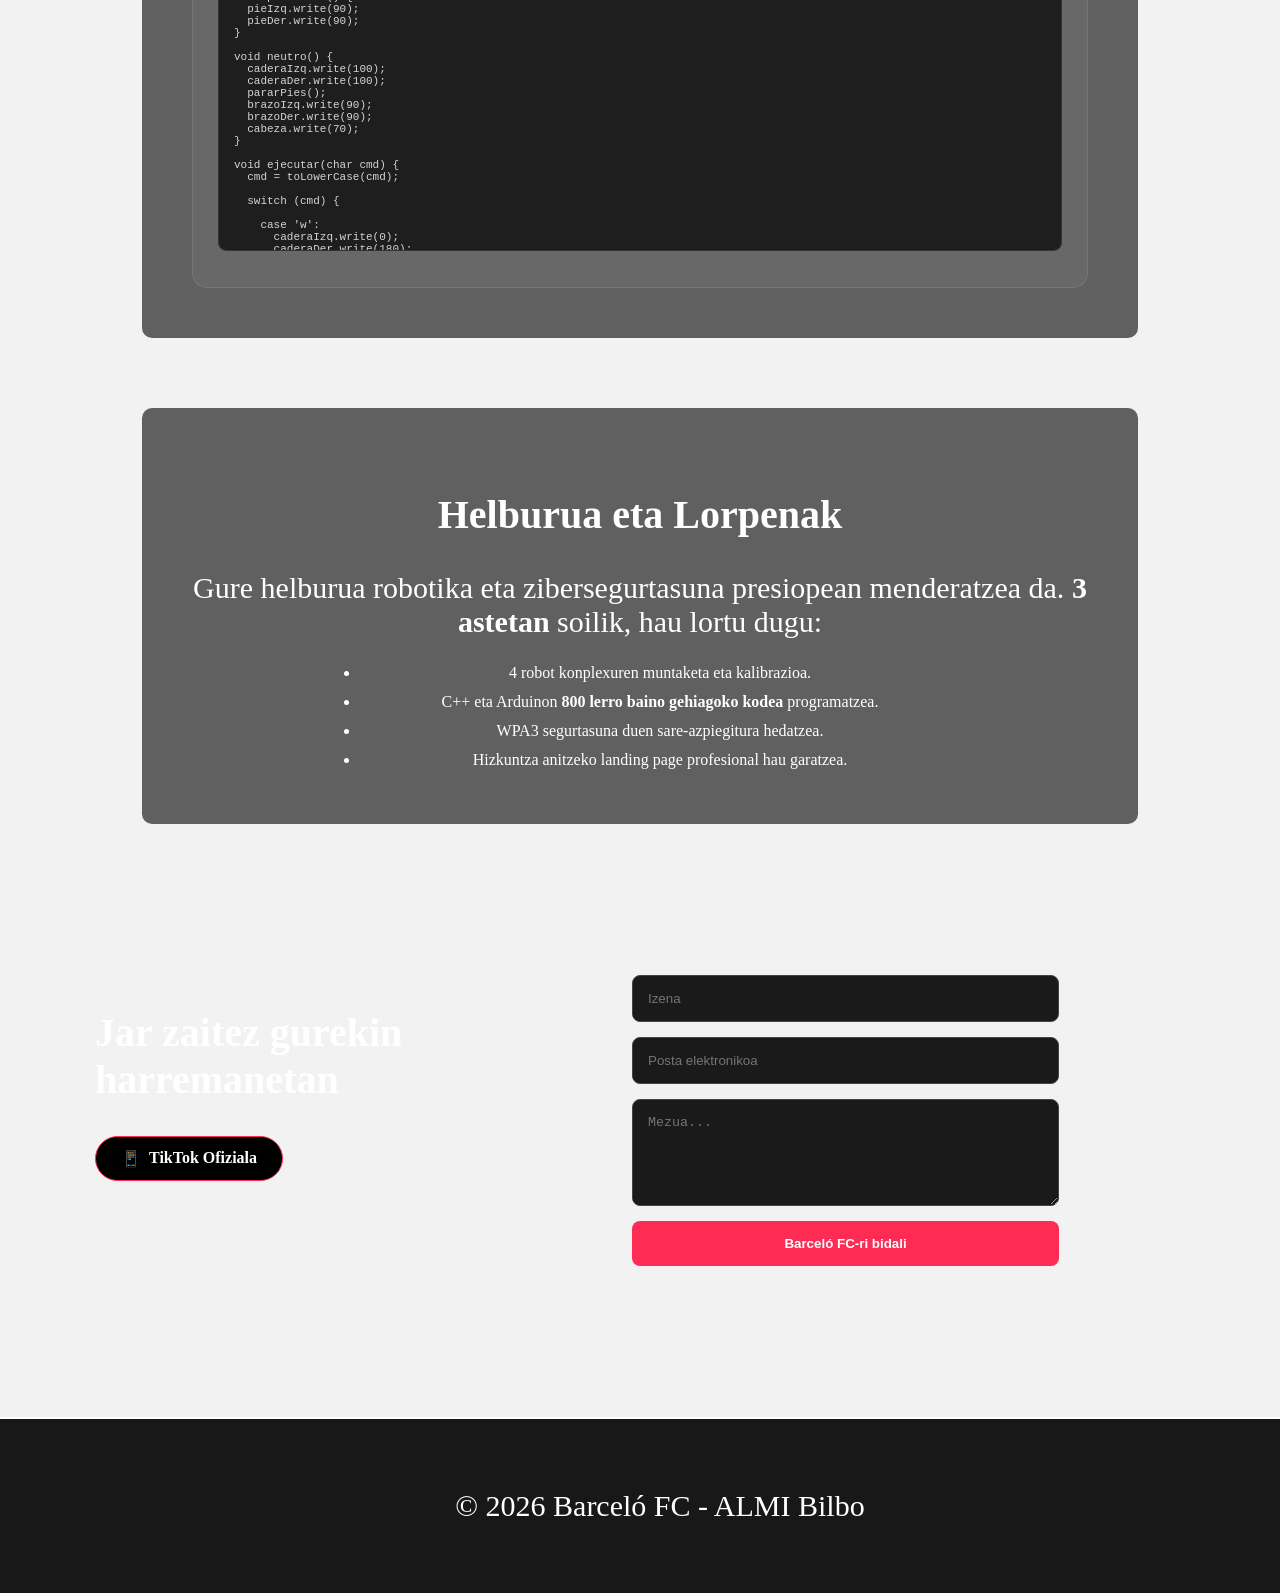
<file: Sobre-NosotrosEUS.html>
<!DOCTYPE html>
<html lang="eu">
<head>
    <meta charset="UTF-8">
    <meta name="viewport" content="width=device-width, initial-scale=1.0">
    <title>BARCELO FC - RobotALMI</title>
    <link rel="stylesheet" href="css/style.css">
    <link rel="icon" type="image/x-icon" href="images/images.jpeg">
    <style>
        /* Izenburu integratua duen goiko barrarako estiloak */
        .Indice {
            display: flex;
            justify-content: space-between;
            align-items: center;
            padding: 10px 5%;
            background-color: rgba(0, 0, 0, 0.9);
            position: fixed;
            top: 0;
            width: 90%;
            z-index: 1000;
            border-bottom: 1px solid rgba(255, 255, 255, 0.1);
        }

        .nav-title {
            background-color: white;
            color: black;
            padding: 5px 25px;
            border-radius: 50px;
            font-weight: bold;
            font-size: 18px;
            text-transform: uppercase;
            margin-right: 20px;
        }

        .seccion-izquierda {
            display: flex;
            align-items: center;
            gap: 20px;
        }

        /* Edukiaren marjinaren doikuntza */
        body {
            padding-top: 80px;
        }

        .contenido {
            margin-bottom: 40px;
        }

        /* Roboten Txartelak */
        .robot-section {
            display: flex;
            flex-direction: column;
            gap: 40px;
        }
        .robot-card {
            background: rgba(255, 255, 255, 0.05);
            border-radius: 15px;
            padding: 25px;
            border: 1px solid rgba(255, 255, 255, 0.1);
            text-align: left;
        }
        .robot-header {
            display: flex;
            justify-content: space-between;
            align-items: center;
            border-bottom: 2px solid #fe2c55;
            padding-bottom: 10px;
            margin-bottom: 20px;
        }
        .robot-flex {
            display: flex;
            gap: 25px;
            flex-wrap: wrap;
        }
        .robot-img-container {
            width: 350px;
            height: 250px;
            border-radius: 10px;
            border: 2px solid white;
            overflow: hidden;
        }
        .robot-img-container img {
            width: 100%;
            height: 100%;
            object-fit: cover;
        }

        .codigo-container {
            background: #1e1e1e;
            color: #d4d4d4;
            padding: 15px;
            border-radius: 8px;
            font-family: monospace;
            font-size: 11px;
            max-height: 400px; /* Kode luzeagoetarako handitua */
            overflow-y: auto;
            overflow-x: auto;
            border: 1px solid #333;
        }

        .tech-tag {
            background: #fe2c55;
            padding: 4px 12px;
            border-radius: 20px;
            font-size: 14px;
            color: white;
        }

        /* KONTAKTU ATALAREN ESTILOAK */
        .contacto-container {
            padding: 80px 5%;
            background: rgba(255, 255, 255, 0.02);
            border-radius: 20px;
            margin: 40px 0;
            display: flex;
            flex-wrap: wrap;
            gap: 50px;
            align-items: flex-start;
        }
        .contacto-info { flex: 1; min-width: 300px; }
        .formulario-contacto { flex: 1; min-width: 300px; display: flex; flex-direction: column; gap: 15px; }
        .formulario-contacto input, .formulario-contacto textarea {
            padding: 15px; border-radius: 8px; border: 1px solid #444; background: #1a1a1a; color: white;
        }
        .formulario-contacto button {
            background: #fe2c55; color: white; border: none; padding: 15px; border-radius: 8px; cursor: pointer; font-weight: bold;
        }
        .tiktok-link {
            display: inline-flex; align-items: center; color: white; text-decoration: none;
            background: #000; padding: 12px 25px; border-radius: 50px; border: 1px solid #fe2c55; font-weight: bold;
        }
    </style>
</head>
<body>
    <!-- NABIGAZIO BARRA IZENBURUAREKIN -->
    <nav class="Indice">
        <div class="seccion-izquierda">
            <div class="nav-title">BARCELÓ FC</div>
            <a href="index3.html">Hasiera</a>
            <a href="#nosotros">Guri buruz</a>
            <a href="Robots2.html">Robotak</a>
            <a href="#sistemas">Helburua</a>
            <a href="#Redes">Kontaktua</a>
        </div>
        <div class="paginas">
            <a href="Sobre-Nosotros.html">ES</a>
            <a href="Sobre-NosotrosEUS.html">EU</a>
            <a href="Sobre-NosotrosEN.html">EN</a>                
        </div>
    </nav>

    <!-- GURI BURUZ -->
    <main class="contenido" id="nosotros">
        <section>
            <h2>Nor gara?</h2>
            <p>Bilboko ALMI Ikastetxeko SMR1 prestakuntza-zikloko <b>Barceló FC</b> taldea gara. RobotALMI 5. Erronkan parte hartzen ari gara; proiektu honetan benetako robotak diseinatu, muntatu eta programatu ditugu Europa mailan lehiatzeko. <b>3 asteko</b> errekor-denboran eta <b>hiru pertsonako</b> lantaldearekin, hardwarea, kodea eta segurtasuna integratu ditugu.</p>
        </section>
    </main>

    <!-- ROBOT FLOTA -->
    <main class="contenido" id="proyectos">
        <section class="robot-section">
            <h2>Gure Robot Flota</h2>

            <!-- 1. Robota -->
            <div class="robot-card">
                <div class="robot-header">
                    <h3>01. Lerro-jarraitzaile Robota</h3>
                    <span class="tech-tag">Arduino UNO</span>
                </div>
                <div class="robot-flex">
                    <div class="robot-img-container">
                        <img src="images/IMG_20260429_083129_458.webp" alt="Lerro-jarraitzaile Robota">
                    </div>
                    <div class="robot-info">
                        <p>Robot autonomo honek hondo zuriaren gaineko lerro beltzak detektatzen ditu infragorri-sentsoreen bidez. Bere logika serbomotoreen etengabeko doikuntzan oinarritzen da ibilbideari eusteko.</p>
                        <pre class="codigo-container">
#include <Servo.h>

Servo motorIzquierdo; 
Servo motorDerecho;

int sensorIzq = 2;
int sensorDer = 3;

// --- ABIADURA BALIO EGOKITUAK ---
// 90 stop da. 
// Ezkerreko motorrarentzat: 0 aurrera maximoa da, 180 atzera.
// Eskuinreko motorrarentzat: 180 aurrera maximoa da, 0 atzera.

int velRapida_Iz = 50;   // Ezkerreko gurutze-abiadura
int velRapida_Der = 130;  // Eskuinreko gurutze-abiadura

void setup() {
  motorIzquierdo.attach(8);
  motorDerecho.attach(4);
  pinMode(sensorIzq, INPUT);
  pinMode(sensorDer, INPUT);

  // Segurtasun geldialdia hasieran
  motorIzquierdo.write(90);
  motorDerecho.write(90);
}

void loop() {
  int lecturaIzq = digitalRead(sensorIzq);
  int lecturaDer = digitalRead(sensorDer);

  // --- LOGIKA: BELTZA = SEGURUA (Mugitu) | ZURIA = EZ-SEGURUA (Zuzendu) ---

  if (lecturaIzq == LOW && lecturaDer == LOW) {
    // BIak BELTZEAN: Aurrera!
    motorIzquierdo.write(velRapida_Iz);
    motorDerecho.write(velRapida_Der); 
  } 
  else if (lecturaIzq == HIGH && lecturaDer == LOW) {
    // EZKERRA ZURIAN: Beltza eskuinean dago. 
    // Eskuinera poliki biratu: ezkerreko gurpila mugitu eta eskuinekoa gelditu.
    motorIzquierdo.write(velRapida_Iz); 
    motorDerecho.write(90); 
  } 
  else if (lecturaIzq == LOW && lecturaDer == HIGH) {
    // ESKUINA ZURIAN: Beltza ezkerrean dago.
    // Ezkerrera poliki biratu: ezkerrekoa gelditu eta eskuinekoa mugitu.
    motorIzquierdo.write(90); 
    motorDerecho.write(velRapida_Der);
  }
  else {
    // BIAK ZURIAN: Erabat irten da.
    // Beltza bilatzeko erreskate-biraketa txikia.
    motorIzquierdo.write(70); 
    motorDerecho.write(70); 
  }
}</pre>
                    </div>
                </div>
            </div>

            <!-- 2. Robota -->
            <div class="robot-card">
                <div class="robot-header">
                    <h3>02. Oztopo-saiheste Robota</h3>
                    <span class="tech-tag">Programatutako Ibilbidea</span>
                </div>
                <div class="robot-flex">
                    <div class="robot-img-container">
                        <img src="images/IMG_3566.jpeg" alt="Oztopoen Robota">
                    </div>
                    <div class="robot-info">
                        <p>Zirkuituan zehar nabigatzen du denbora zehatzekin programatutako ibilbide bat erabiliz.</p>
                        <pre class="codigo-container">
#include <Servo.h>

Servo motor4; // ESKUINA - Pin 4
Servo motor8; // EZKERRA - Pin 8

void setup() { 
  motor4.attach(4);
  motor8.attach(8);
  
  // Hasierako 2 segundoko geldialdia askatzeko denbora emateko
  motor4.write(90);
  motor8.write(90);
  delay(2000);
}

void loop() {
  // --- 1. ESKUINERA biratu ---
  // (Ezkerra mugitu (8), Eskuina gelditu (4))
  motor4.write(90);   // Pin 4: GELDITUTA
  motor8.write(0);    // Pin 8: AURRERA (Lehengo -180 ordezkatzen du)
  delay(400);

  // --- 2. ZUZEN joan ---
  motor4.write(180);  // Pin 4: AURRERA
  motor8.write(0);    // Pin 8: AURRERA
  delay(6500);

  // --- 3. EZKERRERA biratu ---
  // (Ezkerra gelditu (8), Eskuina mugitu (4))
  motor4.write(180);  // Pin 4: AURRERA
  motor8.write(90);   // Pin 8: GELDITUTA
  delay(850);

  // --- 4. ZUZEN joan ---
  motor4.write(180);
  motor8.write(0);
  delay(7000);

  // --- 5. ESKUINERA biratu ---
  motor4.write(90);
  motor8.write(0);
  delay(1050);

  // --- 6. ZUZEN joan ---
  motor4.write(180);
  motor8.write(0);
  delay(8500);

  // --- 7. EZKERRERA biratu ---
  motor4.write(180);
  motor8.write(90);
  delay(900);

  // --- 8. ZUZEN joan ---
  motor4.write(180);
  motor8.write(0);
  delay(6000);

  // --- 9. ESKUINERA biratu ---
  motor4.write(90);
  motor8.write(0);
  delay(500);

  // --- 10. ZUZEN joan ---
  motor4.write(180);
  motor8.write(0);
  delay(5000);

  // Amaitzean, gelditu egiten da begizta eroan ez errepikatzeko
  motor4.write(90);
  motor8.write(90);
  while(true); 
}</pre>
                    </div>
                </div>
            </div>

            <!-- 3. Robota: ARMIAURRA (Kode Osoa) -->
            <div class="robot-card">
                <div class="robot-header">
                    <h3>03. Armiarma Hexapodoa</h3>
                    <span class="tech-tag">Mugikortasun Aurreratua</span>
                </div>
                <div class="robot-flex">
                    <div class="robot-img-container">
                        <img src="images/IMG_3208.jpeg" alt="Armiarma Robota">
                    </div>
                    <div class="robot-info">
                        <p>Hainbat hankako robota, programazio biomimetikoa erabiliz lur konplexuetan ibiltzeko diseinatua.</p>
                        <pre class="codigo-container">
#include <setjmp.h>
//#include "US.h"
#include "OTTOKame.h"
#include "MaxMatrix.h"
MaxMatrix ledmatrix=MaxMatrix(A1,A2,A3, 1); //PIN  A1=DIN, PIN A2=CS, PIN A3=CLK
//-- Serieko komandoak kudeatzeko liburutegia
#include <OttoSerialCommand.h>
OttoSerialCommand SerialCmd;  //SerialCommand objektua


#define CAL_TRIGGER_PIN 10 // konektatu PIN 10 hau +5V-ra konfigurazio moduan sartzeko
#define LED_PIN 13
#define PIN_Buzzer  13
//#define PIN_NoiseSensor A6
//#define battery A7
#define TIME_INTERVAL 5000
/*
   (SERVOEN PIN KONEXIOAK)
   __________ __________ _________________
  |(pin9)_____)(pin8)  (pin2)(______(pin3)|
  |__|       |ezk AURREKOA esk|        |__|
             |                |
             |                |
             |                |
   _________ |                | __________
  |(pin7)_____)(pin6)__(pin4)(______(pin5)|
  |__|                                 |__|
  
ULTRASONIDOA PIN_Trigger 12
ULTRASONIDOA PIN_Echo    11
ZUMBADOREA PIN 13
*/
MiniKame robot;
bool obstacleDetected = false;
int T=1000;              //Hasierako mugimenduaren iraupena
int moveId=0;            //Mugimendu zenbakia
int modeId=0;            //Modu zenbakia
int moveSize=15;         //Mugimendu batzuen altuerari lotuta
bool auto_mode = false;
bool random_walk = false;
bool stopSerial = false;
unsigned long cur_time, prev_serial_data_time, perv_sensor_time;
char cmd = 's';
static char prev_cmd = '.';
const char programID[]="Otto_KAME7"; //Programa bakoitzak ID bat izango du
jmp_buf jump_env;
int randomDance=0;
//---------------------------------------------------------
//-- Ottok 5 modu ditu:
//--    * MODUA = 0: Otto zain dago  
//--    * MODUA = 1: Dantza modua!  
//--    * MODUA = 2: Oztopo detektagailu modua  
//--    * MODUA = 3: Zarata detektagailu modua   
//--    * MODUA = 4: OttoPAD edo edozein teleoperazio modu (Serie Portua entzuten). 
//---------------------------------------------------------
volatile int MODE=4; //Ottoken egoera egoera-makina nagusian. 

void setup() {
  
  //Serieko komunikazioaren hasieratzea
  Serial.begin(9600);  
  // Matrix pantaila konfiguratu
  ledmatrix.init();
  ledmatrix.setIntensity(1);

  randomSeed(analogRead(A6));
  //
  robot.init(PIN_Buzzer);
  delay(2000);
  //Nire 2. zerboa alderantzikatu behar zen, beraz hemen egiten dugu hasieratu ondoren 
  //robot.reverseServo(0);
  //robot.reverseServo(1);
  robot.reverseServo(2);
  //robot.reverseServo(3);
  //robot.reverseServo(4);
  //robot.reverseServo(5);
  //robot.reverseServo(6);
  //robot.reverseServo(7);
  { //hasiera: zerboaren kalibrazioa PIN 10 GOIAN badago
    bool state = true;
    pinMode(CAL_TRIGGER_PIN, OUTPUT);
    digitalWrite(CAL_TRIGGER_PIN, 0);
    pinMode(CAL_TRIGGER_PIN, INPUT);
    while (digitalRead(CAL_TRIGGER_PIN)) {
       robot.home();//Ottoren HOME posizioa
      digitalWrite(LED_PIN, 1); // kalibrazioan ZUMBADORE SOINUA, 2 segundoro jotzen du
      delay(100);
      digitalWrite(LED_PIN, 0); // kalibrazioan ZUMBADOREA GELDITU
      delay(2000);
      robot.refresh();
      state = !state;
    }
    digitalWrite(LED_PIN, 0); // kalibrazioan ZUMBADOREA GELDITU
  }//amaiera:
  perv_sensor_time = prev_serial_data_time = millis();
  //robot.run();
  //robot.turnL();
  //robot.turnR();
  //robot.pushUp();
  //robot.upDown();
  //robot.dance();
  //robot.frontBack();
  //robot.moonwalkL();
  //robot.omniWalk();
  //robot.hello();
  //robot.jump();
  // Uuuuuh animazioa - Hasierako sorpresa une txiki bat
 //-----
  for(int i=0; i<2; i++){
      for (int i=0;i<8;i++){  
        robot.putAnimationMouth(littleUuh,i);
        delay(150);
      }
  }
    //Barre algara Otto zoriontsu batentzat :)
    robot.putMouth(smile);
    robot.sing(S_happy);
    delay(200);  

    //SerialCommand-erako callback-ak konfiguratu 
  SerialCmd.addCommand("S", receiveStop);      //  Ack bidali eta Final Ack bidali
  SerialCmd.addCommand("L", receiveLED);       //  Ack bidali eta Final Ack bidali
  SerialCmd.addCommand("M", receiveMovement);  //  Ack bidali eta Final Ack bidali
  SerialCmd.addCommand("H", receiveGesture);   //  Ack bidali eta Final Ack bidali
  SerialCmd.addCommand("K", receiveSing);      //  Ack bidali eta Final Ack bidali
  SerialCmd.addCommand("D", requestDistance);
  //SCmd.addCommand("B", requestBattery);   // 
  SerialCmd.addCommand("I", requestProgramId);
  SerialCmd.addCommand("J", requestMode);
  SerialCmd.addDefaultHandler(receiveStop);
}
///////////////////////////////////////////////////////////////////
//-- Begizta Nagusia --------------------------------------------//
///////////////////////////////////////////////////////////////////
void loop() {

 if (Serial.available()>0 && MODE!=4){
    SerialCmd.readSerial();  
    //MODE=4;
    robot.putMouth(happyOpen);
  }
  
    switch (MODE) {

      //-- MODUA 0 - Otto zain dago
      //---------------------------------------------------------
      case 0:
      

        break;
      

      //-- MODUA 1 - Dantza Modua!
      //---------------------------------------------------------
      case 1:
        randomDance=random(5,15); //5,20
       if (randomDance == 5) randomDance = 6;
        robot.putMouth(random(10,21));
        robot.home();//Otto gelditu
        pause(750);
        gaits(randomDance);
        
        pause(8000);
        break;


      //-- MODUA 2 - Oztopo detektagailu modua
      //---------------------------------------------------------
      case 2:
       robot.run(0); //Otto zuzen dabil
            //robot.refresh();
            robot.putMouth(smile);
            pause(500);
            obstacleDetector();
            pause(500);
            
        if(obstacleDetected){

             robot.home();//Otto gelditu
             robot.putMouth(bigSurprise);
             pause(3000);
             robot.putMouth(xMouth);
             robot.run(1); //Otto atzerantz doa
             pause(3000);
             robot.putMouth(sad);
             robot.home();//Otto gelditu
             pause(3000);
             robot.turnL(1, 550);
             pause(3000);
             obstacleDetector();
        }

          robot.refresh();
        break;


      //-- MODUA 3 - Zarata detektagailu modua
      //---------------------------------------------------------  
      case 3:
       
        
        break;
        

      //-- MODUA 4 - OttoPAD edo edozein teleoperazio modu (Serie Portua entzuten) 
      //---------------------------------------------------------
      case 4:

        SerialCmd.readSerial();
        
        //Otto oraindik mugitzen ari bada
        if (robot.getRestState()==false){  
          //move(moveId);
         
          gaits(moveId);
        }

         
          
       robot.refresh();
      
        break;      


      default:
          MODE=0;
          break;
    }

}
//////////////////////////////////////////////////////////////////////////
void  gaits(int cmd) 
{
  
  bool manualMode = false;
    
    bool taken = true;
    if (prev_cmd == cmd) return;

    switch (cmd) 
    {
      case 1:
      //MiniKame::run(int dir, float steps, float T) 
        robot.run(0);
        break;
      case 2:
        robot.run(1);
        break;
      case 3:
        robot.turnL(1, 550);
        break;
      case 4:
        robot.turnR(1, 550);
        break;
      case 5:
        robot.home();
        break;
      case 6:
        robot.pushUp();
        break;
      case 7:
        robot.upDown();
        break;
      case 8:
        robot.waveHAND();
        break;
      case 9:
        robot.Hide();
        break;
      case 10:
        robot.omniWalk(true);
        break;
      case 11:
        robot.omniWalk(false);
        break;
      case 12:
        robot.dance(1, 1000);
        break;
      case 13:
       robot.frontBack(1, 750);
        break;
      case 14:
       robot.jump();
        break;
        case 15:
       robot.scared();
        break;

      default:
        taken = false;
        manualMode = true;
    }
     if(!manualMode){
    sendFinalAck();

  }
  if (taken) prev_cmd = cmd;
  return taken;
}
////////////////////////////////////////////////////////////////////
void pause(int period) 
  {
    long timeout = millis() + period;
    do 
      {
      robot.refresh();
    } 
    while (millis() <= timeout);
  }
///////////////////////////////////////////////////////////////////
//-- Funtzioak --------------------------------------------------//
///////////////////////////////////////////////////////////////////

//-- Distantzia sentsorea irakurtzeko eta obstacleDetected aldagaia eguneratzeko funtzioa
void obstacleDetector(){

   int distance = robot.getDistance();

        if(distance<15){
          obstacleDetected = true;
        }else{
          obstacleDetected = false;
        }
}
//-- Gelditzeko komandoa jasotzeko funtzioa.
void receiveStop(){

    sendAck();
    robot.home();
    prev_cmd  = '.';
    sendFinalAck();

}
//-- Ack komandoa (A) bidaltzeko funtzioa
void sendAck(){

  delay(30);

  Serial.print(F("&&"));
  Serial.print(F("A"));
  Serial.println(F("%%"));
  Serial.flush();
}


//-- Final Ack komandoa (F) bidaltzeko funtzioa
void sendFinalAck(){

  delay(30);

  Serial.print(F("&&"));
  Serial.print(F("F"));
  Serial.println(F("%%"));
  Serial.flush();
}
//-- Mugimendu komandoak jasotzeko funtzioa
void receiveMovement(){
    sendAck();
    
    if (robot.getRestState()==true){
        robot.setRestState(false);
    }

    robot.clearMouth();
    //Mugimenduko Bluetooth komandoen definizioa
    //M  MoveID  T   MoveSize  
    char *arg; 
    arg = SerialCmd.next(); 
    if (arg != NULL) {
      moveId=atoi(arg);
      robot.putMouth(smile);
      }
    else{
      robot.putMouth(xMouth); // komando okerra
      delay(2000);
      robot.clearMouth();
      moveId=0; //gelditu
    }
    
    arg = SerialCmd.next(); 
    if (arg != NULL) {T=atoi(arg);}
    else{
      T=1000;
    }

    arg = SerialCmd.next(); 
    if (arg != NULL) {moveSize=atoi(arg);}
    else{
      moveSize =15;
    }
}
//-- LED komandoak jasotzeko funtzioa
void receiveLED(){  

    //Ack bidali eta gelditu behar bada
    sendAck();
    robot.home();

    //receiveLED Bluetooth komando adibideak
    //L 000000001000010100100011000000000
    //L 001111111111111111111111111111111 (LED guztiak piztuta)
    unsigned long int matrix;
    char *arg;
    char *endstr;
    arg=SerialCmd.next();
    //Serial.println (arg);
    if (arg != NULL) {
      matrix=strtoul(arg,&endstr,2);    // Karaktere kate bat zeinu gabeko osoko luze bihurtzen du
      robot.putMouth(matrix,false);
    }else{
      robot.putMouth(xMouth); // komando okerra
      delay(2000);
      robot.clearMouth();
    }

    sendFinalAck();

}
//-- Kantu komandoak jasotzeko funtzioa
void receiveSing() {
  //Ack bidali eta gelditu behar bada
  sendAck();
   robot.home();

  //Kantu Bluetooth komandoen definizioa
  //K  SingID
  int sing = 0;
  char *arg;
  arg = SerialCmd.next();
  if (arg != NULL) sing = atoi(arg);
  else  {
  robot.putMouth(xMouth); // komando okerra   
  delay(2000); // 
  robot.clearMouth();
  }
  

  switch (sing) {
    case 1: //K 1
      robot.sing(S_connection);
      break;
    case 2: //K 2
      robot.sing(S_disconnection);
      break;
    case 3: //K 3
      robot.sing(S_surprise);
      break;
    case 4: //K 4
      robot.sing(S_OhOoh);
      break;
    case 5: //K 5
      robot.sing(S_OhOoh2);
      break;
    case 6: //K 6
      robot.sing(S_cuddly);
      break;
    case 7: //K 7
      robot.sing(S_sleeping);
      break;
    case 8: //K 8
      robot.sing(S_happy);
      break;
    case 9: //K 9
      robot.sing(S_superHappy);
      break;
    case 10: //K 10
      robot.sing(S_happy_short);
      break;
    case 11: //K 11
      robot.sing(S_sad);
      break;
    case 12: //K 12
      robot.sing(S_confused);
      break;
    case 13: //K 13
      robot.sing(S_fart1);
      break;
    case 14: //K 14
      robot.sing(S_fart2);
      break;
    case 15: //K 15
      robot.sing(S_fart3);
      break;
    case 16: //K 16
      robot.sing(S_mode1);
      break;
    case 17: //K 17
      robot.sing(S_mode2);
      break;
    case 18: //K 18
      robot.sing(S_mode3);
      break;
    case 19: //K 19
      robot.sing(S_buttonPushed);
      break;
    default:
      break;
  }
  sendFinalAck();
}

//-- Ultrasoinu sentsorearen neurketa bidaltzeko funtzioa (distantzia "cm"-tan)
void requestDistance(){

    robot.home();  //gelditu behar bada  

    int distance = robot.getDistance();
    Serial.print(F("&&"));
    Serial.print(F("D "));
    Serial.print(distance);
    Serial.println(F("%%"));
    Serial.flush();
}
//-- Bateriaren tentsio portzentajea bidaltzeko funtzioa
void requestBattery(){

    robot.home();  //gelditu behar bada

    //Bateriaren lehen irakurketa okerra izan ohi da, beraz balio hau baztertzen dugu. 
    double batteryLevel = robot.getBatteryLevel();

    Serial.print(F("&&"));
    Serial.print(F("B "));
    Serial.print(batteryLevel);
    Serial.println(F("%%"));
    Serial.flush();
}


//-- Programaren ID-a bidaltzeko funtzioa
void requestProgramId(){

    robot.home();   //gelditu behar bada

    Serial.print(F("&&"));
    Serial.print(F("I "));
    Serial.print(programID);
    Serial.println(F("%%"));
    Serial.flush();
}
//-- Modu hautaketa jasotzeko funtzioa.
void requestMode(){

    sendAck();
    robot.home();
    //Moduko Bluetooth komandoen definizioa
    //J ModeID    
    char *arg; 
    arg = SerialCmd.next(); 
    if (arg != NULL) 
    {
      modeId=atoi(arg);
      robot.putMouth(heart);
      delay(1000);
      robot.clearMouth();
      }
    else{
      robot.putMouth(xMouth); // komando okerra
      delay(2000);
      robot.clearMouth();
      modeId=0; //gelditu
    }
switch (modeId) {
      case 0: //
        MODE = 0;
        break;
      case 1: //
        MODE = 1;
        robot.sing(S_mode1);
        robot.putMouth(one);
        delay(1000);
    delay(200);
        break;
        case 2: //
        MODE = 2;
        robot.sing(S_mode2);
        robot.putMouth(two);
        delay(1000);
        break;
        case 3: //
        MODE = 3;
        robot.sing(S_mode3);
        robot.putMouth(three);
        delay(1000);        
        break;
        case 4: //
        robot.sing(S_mode1);
        robot.putMouth(four);
        delay(1000);       
        MODE = 4;
        break;
     default:
        MODE = 0;
        break;
   }
sendFinalAck();
robot.clearMouth();
robot.putMouth(smile);

}
 
//-- Keinu komandoak jasotzeko funtzioa
void receiveGesture(){

    //Ack bidali eta gelditu behar bada
    sendAck();
    robot.home(); 

    //Keinu Bluetooth komandoen definizioa
    //H  GestureID  
    int gesture = 0;
    char *arg; 
    arg = SerialCmd.next(); 
    if (arg != NULL) {gesture=atoi(arg);}
    else 
    {
      robot.putMouth(xMouth);
      delay(2000);
      robot.clearMouth();
    }

    switch (gesture) {
      case 1: //H 1 
        robot.playGesture(OttoHappy);
        break;
      case 2: //H 2 
        robot.playGesture(OttoSuperHappy);
        break;
      case 3: //H 3 
        robot.playGesture(OttoSad);
        break;
      
      case 7: //H 7 
        robot.playGesture(OttoLove);
        break;   
      
        
      default:
        break;
    }

    sendFinalAck();
}
</pre>
                    </div>
                </div>
            </div>

            <!-- 4. Robota: OTTO NINJA (Kode Osoa) -->
            <div class="robot-card">
                <div class="robot-header">
                    <h3>04. Otto Ninja</h3>
                    <span class="tech-tag">Diseinu Humanoidea</span>
                </div>
                <div class="robot-flex">
                    <div class="robot-img-container">
                        <img src="images/IMG_3173.jpeg" alt="Robot Otto Ninja">
                    </div>
                    <div class="robot-info">
                        <p>Robot bipedoa, ibiltzeko, dantzatzeko eta Bluetooth bidez soinuak igortzeko gai dena.</p>
                        <pre class="codigo-container">
#include <Servo.h>
#include <SoftwareSerial.h>

SoftwareSerial BT(8, 9); // RX=pin8, TX=pin9

Servo caderaIzq;  // pin 4
Servo caderaDer;  // pin 5
Servo pieDer;     // pin 7
Servo pieIzq;     // pin 6
Servo brazoIzq;   // pin 10
Servo cabeza;     // pin 12
Servo brazoDer;   // pin 13

void pararPies() {
  pieIzq.write(90);
  pieDer.write(90);
}

void neutro() {
  caderaIzq.write(100);
  caderaDer.write(100);
  pararPies();
  brazoIzq.write(90);
  brazoDer.write(90);
  cabeza.write(70);
}

void ejecutar(char cmd) {
  cmd = toLowerCase(cmd);

  switch (cmd) {

    case 'w':
      caderaIzq.write(0);
      caderaDer.write(180);
      pieIzq.write(180);
      pieDer.write(0);
      Serial.println(">> AURRERA");
      BT.println(">> AURRERA");
      break;

    case 's':
      caderaIzq.write(0);
      caderaDer.write(180);
      pieIzq.write(0);
      pieDer.write(180);
      Serial.println(">> ATZERA");
      BT.println(">> ATZERA");
      break;

    case 'a':
      caderaIzq.write(0);
      caderaDer.write(180);
      pieIzq.write(90);
      pieDer.write(0);
      Serial.println(">> EZKERRERA BIRATU");
      BT.println(">> EZKERRERA BIRATU");
      break;

    case 'd':
      caderaIzq.write(0);
      caderaDer.write(180);
      pieIzq.write(180);
      pieDer.write(90);
      Serial.println(">> ESKUINERA BIRATU");
      BT.println(">> ESKUINERA BIRATU");
      break;

    case 'q':
      brazoDer.write(0);
      Serial.println(">> ESK. BESOA GORA");
      BT.println(">> ESK. BESOA GORA");
      break;

    case 'e':
      brazoDer.write(180);
      Serial.println(">> ESK. BESOA BEHERA");
      BT.println(">> ESK. BESOA BEHERA");
      break;

    case 'z':
      brazoIzq.write(0);
      Serial.println(">> EZK. BESOA GORA");
      BT.println(">> EZK. BESOA GORA");
      break;

    case 'x':
      brazoIzq.write(180);
      Serial.println(">> EZK. BESOA BEHERA");
      BT.println(">> EZK. BESOA BEHERA");
      break;

    case 'l':
      cabeza.write(0);
      Serial.println(">> BURUA ESKUINERA");
      BT.println(">> BURUA ESKUINERA");
      break;

    case 'j':
      cabeza.write(180);
      Serial.println(">> BURUA EZKERRERA");
      BT.println(">> BURUA EZKERRERA");
      break;

    case 'k':
      cabeza.write(70);
      Serial.println(">> BURUA ZUZEN");
      BT.println(">> BURUA ZUZEN");
      break;

    case 'p':
      caderaIzq.write(0);
      caderaDer.write(180);
      Serial.println(">> GERRIKOAK MARTXAN");
      BT.println(">> GERRIKOAK MARTXAN");
      break;

    case 'o':
      caderaIzq.write(100);
      caderaDer.write(100);
      Serial.println(">> GERRIKOAK NEUTROA");
      BT.println(">> GERRIKOAK NEUTROA");
      break;

    case ' ':
      pararPies();
      Serial.println(">> GELDITUTA");
      BT.println(">> GELDITUTA");
      break;
  }
}

void setup() {
  caderaIzq.attach(4);
  caderaDer.attach(5);
  pieDer.attach(7);
  pieIzq.attach(6);
  brazoIzq.attach(10);
  cabeza.attach(12);
  brazoDer.attach(13);

  Serial.begin(9600);
  BT.begin(9600);
  neutro();
  delay(500);

  Serial.println("=== ROBOTAREN KONTROLA ===");
  Serial.println("w = aurrera");
  Serial.println("s = atzera");
  Serial.println("a = ezkerrera biratu");
  Serial.println("d = eskuinera biratu");
  Serial.println("q = esk. besoa gora");
  Serial.println("e = esk. besoa behera");
  Serial.println("z = ezk. besoa gora");
  Serial.println("x = ezk. besoa behera");
  Serial.println("l = burua eskuinera");
  Serial.println("j = burua ezkerrera");
  Serial.println("k = burua zuzen");
  Serial.println("p = gerrikoak martxan");
  Serial.println("o = gerrikoak neutroa");
  Serial.println("ESPAZIOA = dena gelditu");
}

void loop() {
  if (Serial.available()) {
    ejecutar(Serial.read());
  }
  if (BT.available()) {
    ejecutar(BT.read());
  }
}</pre>
                    </div>
                </div>
            </div>

        </section>
    </main>

    <!-- HELBURUAREN ATALA -->
    <main class="contenido" id="sistemas">
        <section>
            <h2 style="text-align: center; font-size: 2.5rem;">Helburua eta Lorpenak</h2>
            <p style="text-align: center; margin-bottom: 20px;">Gure helburua robotika eta zibersegurtasuna presiopean menderatzea da. <b>3 astetan</b> soilik, hau lortu dugu:</p>
            <ul style="max-width: 600px; margin: 0 auto; line-height: 1.8;">
                <li>4 robot konplexuren muntaketa eta kalibrazioa.</li>
                <li>C++ eta Arduinon <b>800 lerro baino gehiagoko kodea</b> programatzea.</li>
                <li>WPA3 segurtasuna duen sare-azpiegitura hedatzea.</li>
                <li>Hizkuntza anitzeko landing page profesional hau garatzea.</li>
            </ul>
        </section>
    </main>

    <!-- KONTAKTU ATALA -->
    <section id="Redes" class="contacto-container">
        <div class="contacto-info">
            <h2 style="font-size: 2.5rem; color: white;">Jar zaitez gurekin harremanetan</h2>
            <div class="redes-sociales">
                <a href="https://www.tiktok.com/@barcelofc.23" target="_blank" class="tiktok-link">
                    <span style="margin-right: 8px;">📱</span> TikTok Ofiziala
                </a>
            </div>
        </div>
        <form class="formulario-contacto" action="mailto:barcelofc89@gmail.com" method="post" enctype="text/plain">
            <input type="text" name="name" placeholder="Izena" required>
            <input type="email" name="email" placeholder="Posta elektronikoa" required>
            <textarea name="message" placeholder="Mezua..." rows="5" required></textarea>
            <button type="submit">Barceló FC-ri bidali</button>
        </form>
    </section>

    <footer class="PiePagina">
        <div class="footer-content" style="text-align: center; padding: 20px;">
            <p>&copy; 2026 Barceló FC - ALMI Bilbo</p>
        </div>
    </footer>
</body>
</html>
</file>
<file: css/style2.css>
html {
    scroll-behavior: smooth;
}
body {
    background-image: url(../images/lineas-dinamicas-fondo-estilo-papel_23-2149008629.avif);
    background-size: cover;
    background-attachment: fixed;
    margin: 0;
    background-color: #f2f2f2;
}
.Indice {
    background-color: rgba(0, 0, 0, 0.9);
    display: flex;
    align-items: center;
    padding: 10px 30px;
    border-bottom: 1px solid white;
    min-height: 100px;
    flex-wrap: wrap;
    justify-content: center;
}
.seccion-izquierda a {
    margin-left: 15px;
    text-decoration: none;
    color: white;
    font-size: 20px;
}
.seccion-izquierda, .paginas {
    flex: 1 1 0;
    display: flex;
    min-width: 150px;
}
.seccion-izquierda a:hover, .paginas a:hover {
    color: blue;
}
h1 {
    background-color: white;
    text-align: center;
    padding: 0 20px;
    line-height: 70px;
    transition: 1s;
    border: 4px solid black;
    color: black;
    border-radius: 50px;
    font-size: 30px;
    margin: 10px auto;
    max-width: 90%;
    height: auto;
    line-height: 1.5;
}
h1:hover {
    font-size: 300%;
    background-color: #eee;
}
.paginas a {
    margin-left: 15px;
    text-decoration: none;
    color: white;
    font-size: 20px;
}
.paginas {
    justify-content: flex-end;
} 
.contenido {
    padding: 50px;
        text-align: center;
    background-color: rgba(0, 0, 0, 0.6);
    margin: 70px auto;
    width: 70%;
    border-radius: 10px;
    color: white;
}
h2 {
    font-size: 50px;
}
p {
    font-size: 30px;
}
.PiePagina {
    background-color: rgba(0, 0, 0, 0.9);
    color: white;
    padding: 20px 0;
    margin-top: auto;
    border-top: 2px solid white;
    text-align: center;
    width: 100%;
}
.footer-content {
    width: 100%;
    margin: auto;
}
.footer-links a {
    color: white;
    text-decoration: none;
    margin: 0 15px;
}
.footer-links a:hover {
    color: blue;
}
.contacto-container {
    margin: 50px auto;
    width: 80%;
    background: rgba(255, 255, 255, 0.05);
    border-radius: 10px;
    border: 1px solid rgba(255, 255, 255, 0.1);
    color: white;
}
.contacto-info {
    flex: 1;
    padding: 30px;
}

.redes-sociales {
    margin-top: 30px;
}

.tiktok-link {
    padding: 10px 20px;
    background: #fe2c55;
    color: white;
    text-decoration: none;
    border-radius: 5px;
}

.tiktok-link:hover {
    box-shadow: 0 0 15px rgba(254, 44, 85, 0.5);
}

.formulario-contacto {
    display: flex;
    flex-direction: column;
    gap: 15px;
    padding: 30px;
}

.formulario-contacto input, .formulario-contacto textarea {
    padding: 15px;
    background: rgba(0, 0, 0, 0.5);
    color: white;
}

.formulario-contacto button {
    color: black;
}

.formulario-contacto button:hover {
    background-color: orange;
}
</file>
<file: css/style3.css>
html {
    scroll-behavior: smooth;
}
body {
    background-image: url(../images/lineas-dinamicas-fondo-estilo-papel_23-2149008629.avif);
    background-size: cover;
    background-attachment: fixed;
    margin: 0;
    background-color: #f2f2f2;
}
.Indice {
    background-color: rgba(0, 0, 0, 0.9);
    display: flex;
    align-items: center;
    padding: 10px 30px;
    border-bottom: 1px solid white;
    min-height: 100px;
    flex-wrap: wrap;
    justify-content: center;
}
.seccion-izquierda a {
    margin-left: 15px;
    text-decoration: none;
    color: white;
    font-size: 20px;
}
.seccion-izquierda, .paginas {
    flex: 1 1 0;
    display: flex;
    min-width: 150px;
}
.seccion-izquierda a:hover, .paginas a:hover {
    color: blue;
}
h1 {
    background-color: white;
    text-align: center;
    padding: 0 20px;
    line-height: 70px;
    transition: 1s;
    border: 4px solid black;
    color: black;
    border-radius: 50px;
    font-size: 30px;
    margin: 10px auto;
    max-width: 90%;
    height: auto;
    line-height: 1.5;
}
h1:hover {
    font-size: 300%;
    background-color: #eee;
}
.paginas a {
    margin-left: 15px;
    text-decoration: none;
    color: white;
    font-size: 20px;
}
.paginas {
    justify-content: flex-end;
} 
.contenido {
    padding: 50px;
        text-align: center;
    background-color: rgba(0, 0, 0, 0.6);
    margin: 70px auto;
    width: 70%;
    border-radius: 10px;
    color: white;
}
h2 {
    font-size: 50px;
}
p {
    font-size: 30px;
}
.PiePagina {
    background-color: rgba(0, 0, 0, 0.9);
    color: white;
    padding: 20px 0;
    margin-top: auto;
    border-top: 2px solid white;
    text-align: center;
    width: 100%;
}
.footer-content {
    width: 100%;
    margin: auto;
}
.footer-links a {
    color: white;
    text-decoration: none;
    margin: 0 15px;
}
.footer-links a:hover {
    color: blue;
}
.contacto-container {
    margin: 50px auto;
    width: 80%;
    background: rgba(255, 255, 255, 0.05);
    border-radius: 10px;
    border: 1px solid rgba(255, 255, 255, 0.1);
    color: white;
}
.contacto-info {
    flex: 1;
    padding: 30px;
}

.redes-sociales {
    margin-top: 30px;
}

.tiktok-link {
    padding: 10px 20px;
    background: #fe2c55;
    color: white;
    text-decoration: none;
    border-radius: 5px;
}

.tiktok-link:hover {
    box-shadow: 0 0 15px rgba(254, 44, 85, 0.5);
}

.formulario-contacto {
    display: flex;
    flex-direction: column;
    gap: 15px;
    padding: 30px;
}

.formulario-contacto input, .formulario-contacto textarea {
    padding: 15px;
    background: rgba(0, 0, 0, 0.5);
    color: white;
}

.formulario-contacto button {
    color: black;
}

.formulario-contacto button:hover {
    background-color: orange;
}
</file>
<file: css/style.css>
html {
    scroll-behavior: smooth;
}
body {
    background-image: url(../images/lineas-dinamicas-fondo-estilo-papel_23-2149008629.avif);
    background-size: cover;
    background-attachment: fixed;
    margin: 0;
    background-color: #f2f2f2;
}
.Indice {
    background-color: rgba(0, 0, 0, 0.9);
    display: flex;
    align-items: center;
    padding: 10px 30px;
    border-bottom: 1px solid white;
    min-height: 100px;
    flex-wrap: wrap;
    justify-content: center;
}
.seccion-izquierda a {
    margin-left: 15px;
    text-decoration: none;
    color: white;
    font-size: 20px;
}
.seccion-izquierda, .paginas {
    flex: 1 1 0;
    display: flex;
    min-width: 150px;
}
.seccion-izquierda a:hover, .paginas a:hover {
    color: blue;
}
h1 {
    background-color: white;
    text-align: center;
    padding: 0 20px;
    line-height: 70px;
    transition: 1s;
    border: 4px solid black;
    color: black;
    border-radius: 50px;
    font-size: 30px;
    margin: 10px auto;
    max-width: 90%;
    height: auto;
    line-height: 1.5;
}
h1:hover {
    font-size: 300%;
    background-color: #eee;
}
.paginas a {
    margin-left: 15px;
    text-decoration: none;
    color: white;
    font-size: 20px;
}
.paginas {
    justify-content: flex-end;
} 
.contenido {
    padding: 50px;
        text-align: center;
    background-color: rgba(0, 0, 0, 0.6);
    margin: 70px auto;
    width: 70%;
    border-radius: 10px;
    color: white;
}
h2 {
    font-size: 50px;
}
.PiePagina {
    background-color: rgba(0, 0, 0, 0.9);
    color: white;
    padding: 20px 0;
    margin-top: auto;
    border-top: 2px solid white;
    text-align: center;
    width: 100%;
}
p {
    font-size: 30px;
}
.footer-content {
    width: 100%;
    margin: auto;
}
.footer-links a {
    color: white;
    text-decoration: none;
    margin: 0 15px;
}
.footer-links a:hover {
    color: blue;
}
.contacto-container {
    margin: 50px auto;
    width: 80%;
    background: rgba(255, 255, 255, 0.05);
    border-radius: 10px;
    border: 1px solid rgba(255, 255, 255, 0.1);
    color: white;
}
.contacto-info {
    flex: 1;
    padding: 30px;
}

.redes-sociales {
    margin-top: 30px;
}

.tiktok-link {
    padding: 10px 20px;
    background: #fe2c55;
    color: white;
    text-decoration: none;
    border-radius: 5px;
}

.tiktok-link:hover {
    box-shadow: 0 0 15px rgba(254, 44, 85, 0.5);
}

.formulario-contacto {
    display: flex;
    flex-direction: column;
    gap: 15px;
    padding: 30px;
}

.formulario-contacto input, .formulario-contacto textarea {
    padding: 15px;
    background: rgba(0, 0, 0, 0.5);
    color: white;
}

.formulario-contacto button {
    color: black;
}

.formulario-contacto button:hover {
    background-color: orange;
}
img {
       height:17cm;
    margin-left:0%;
}
</file>
